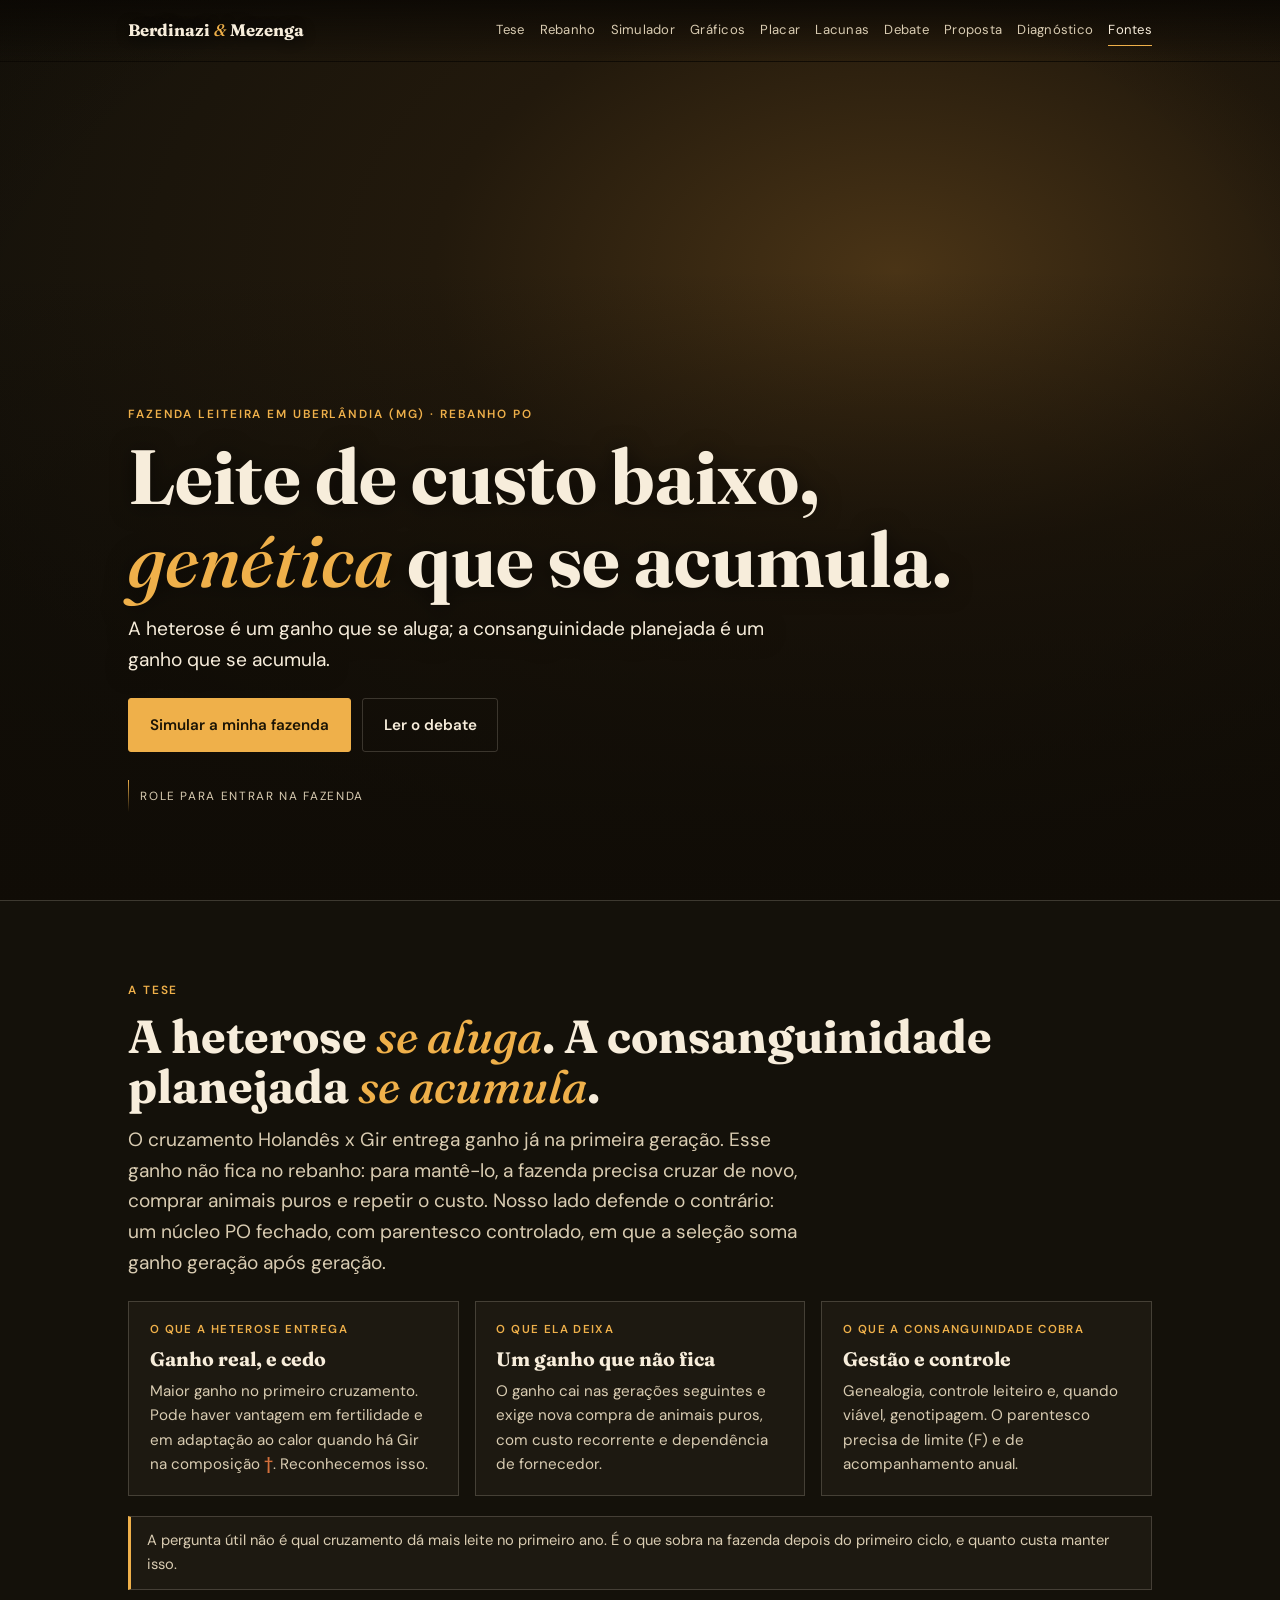
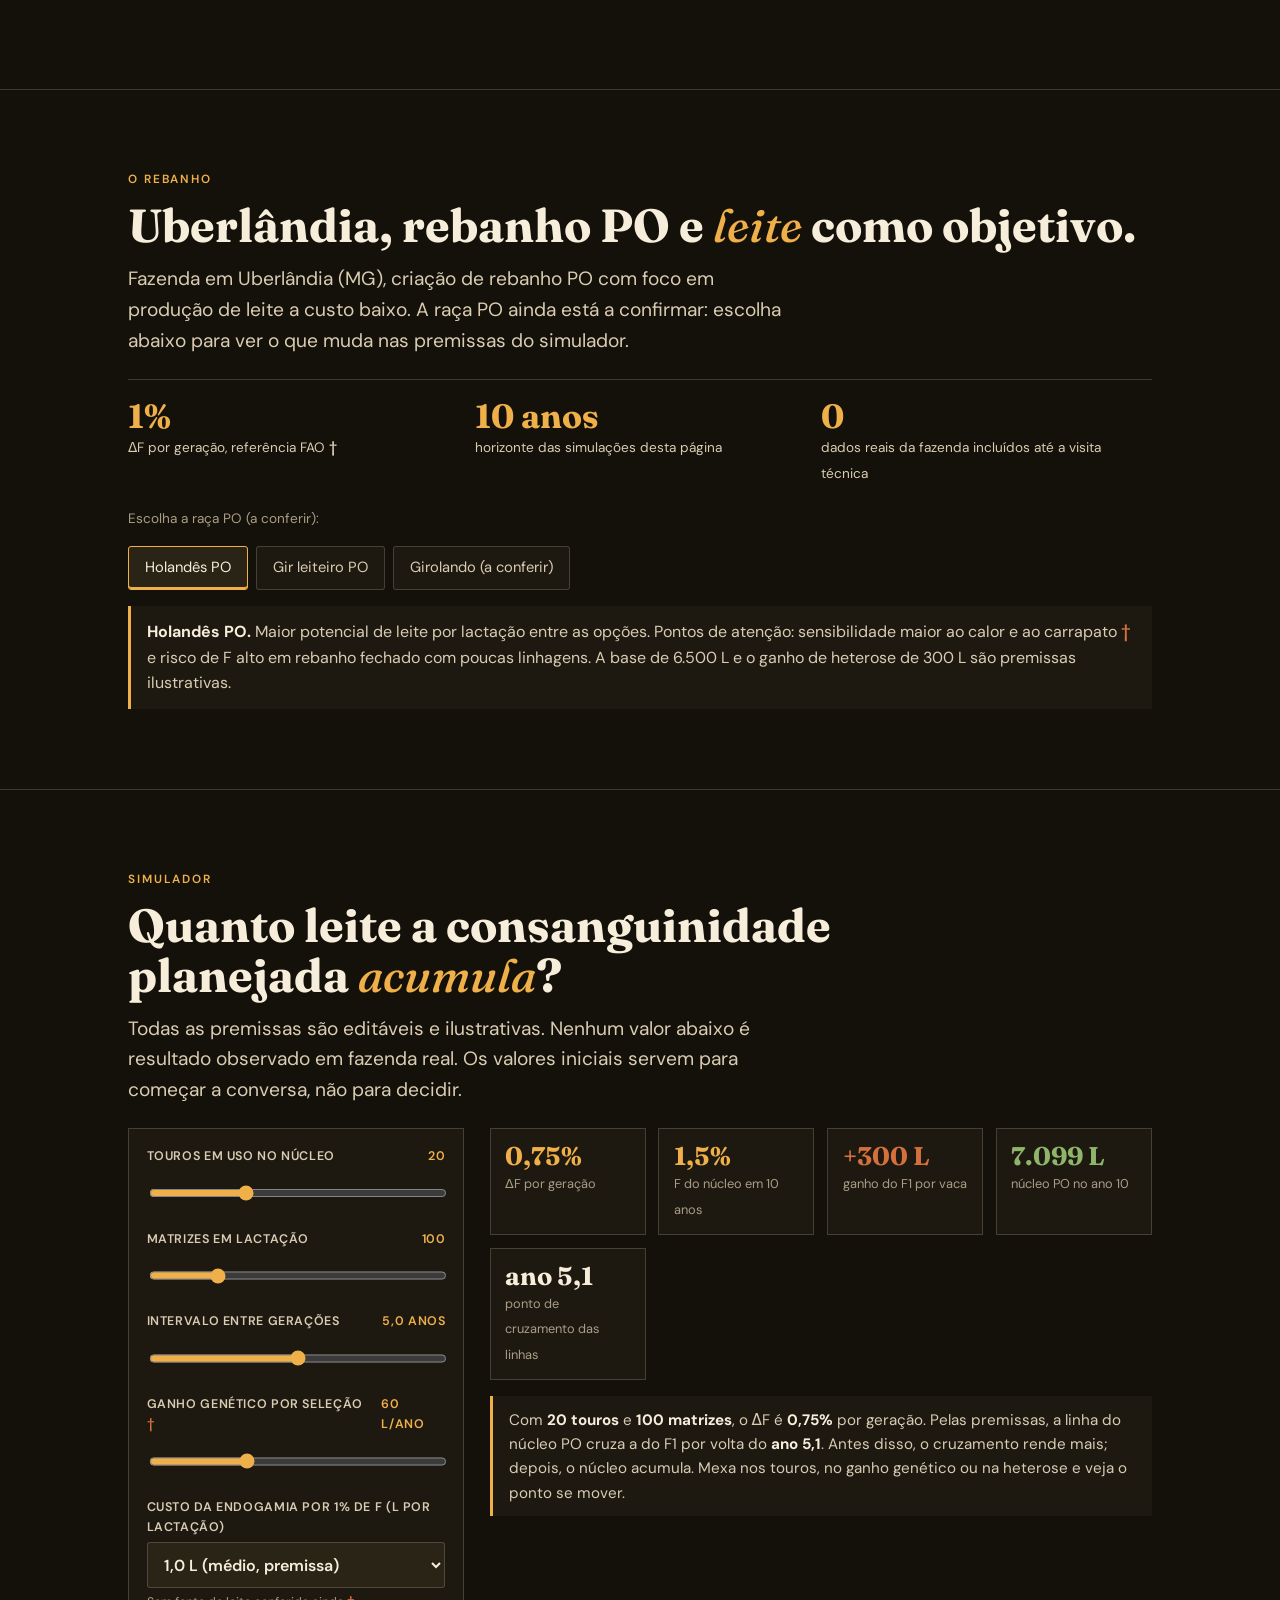
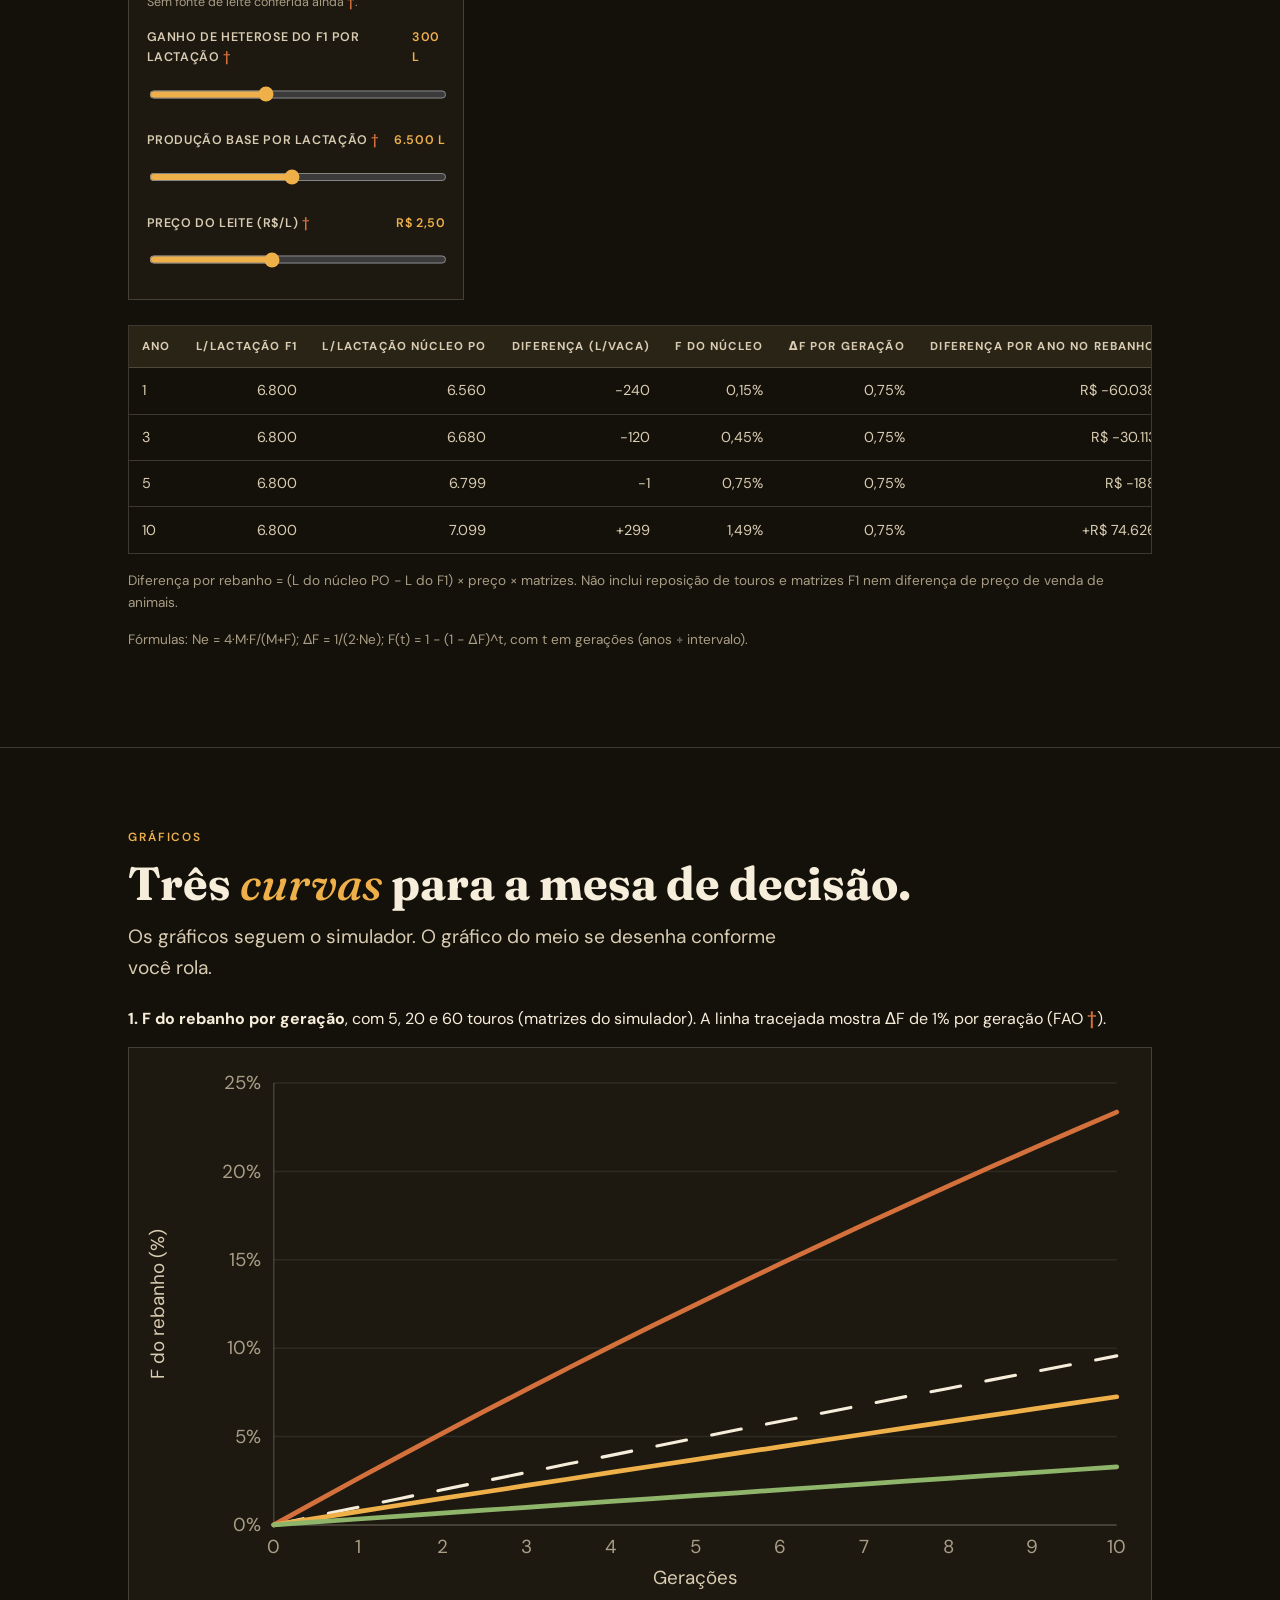
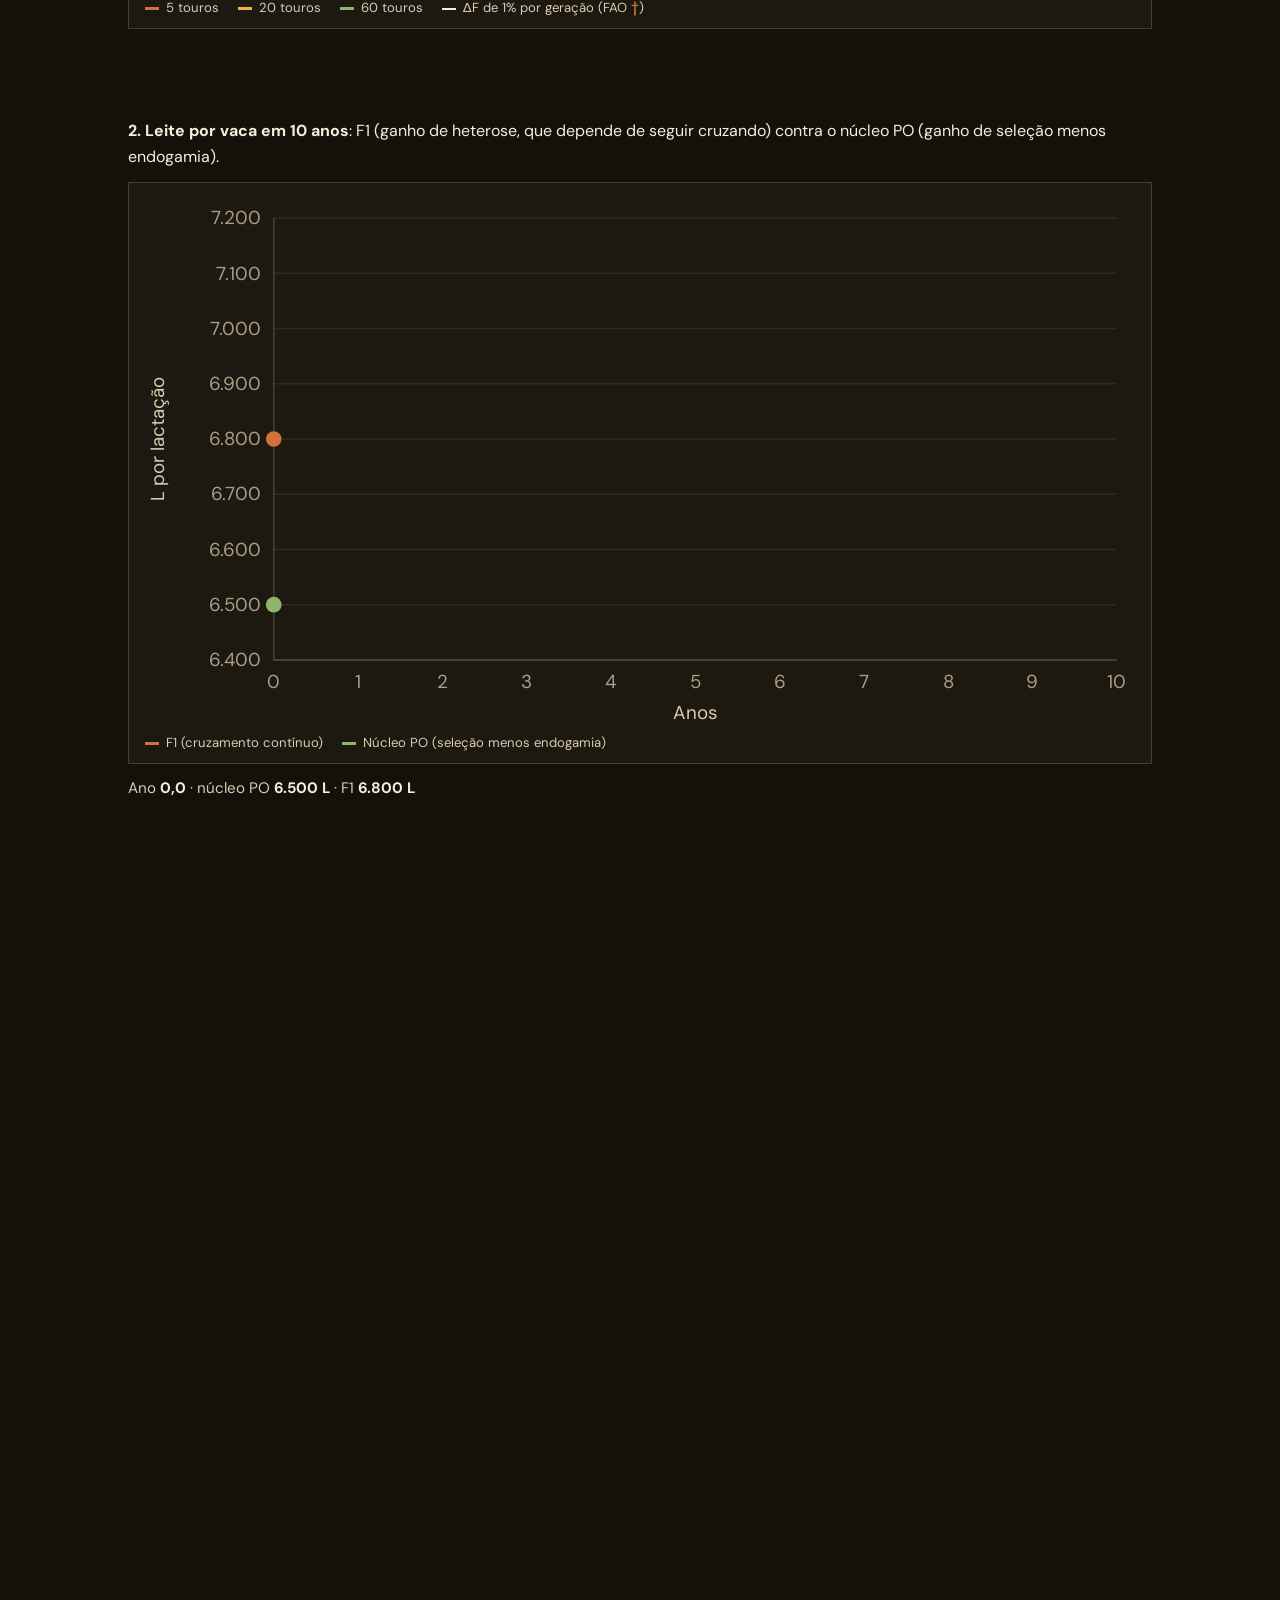
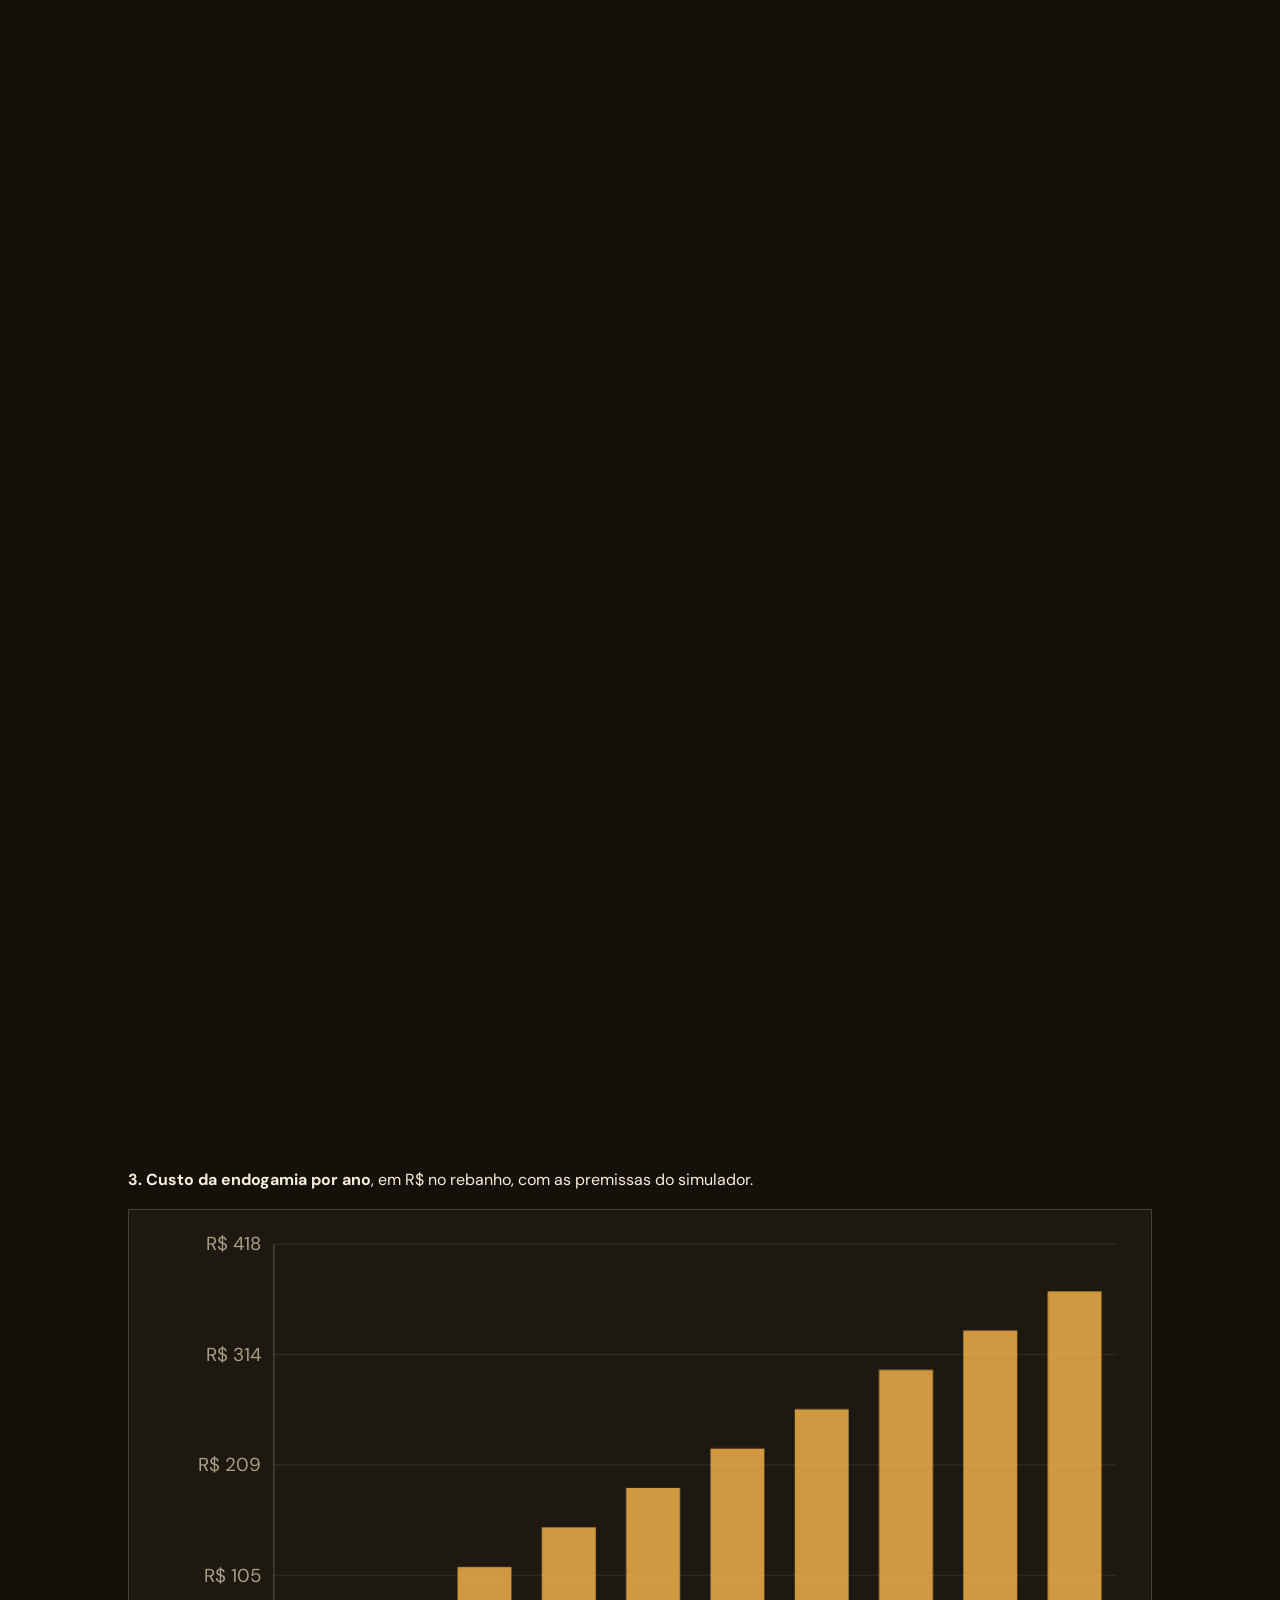
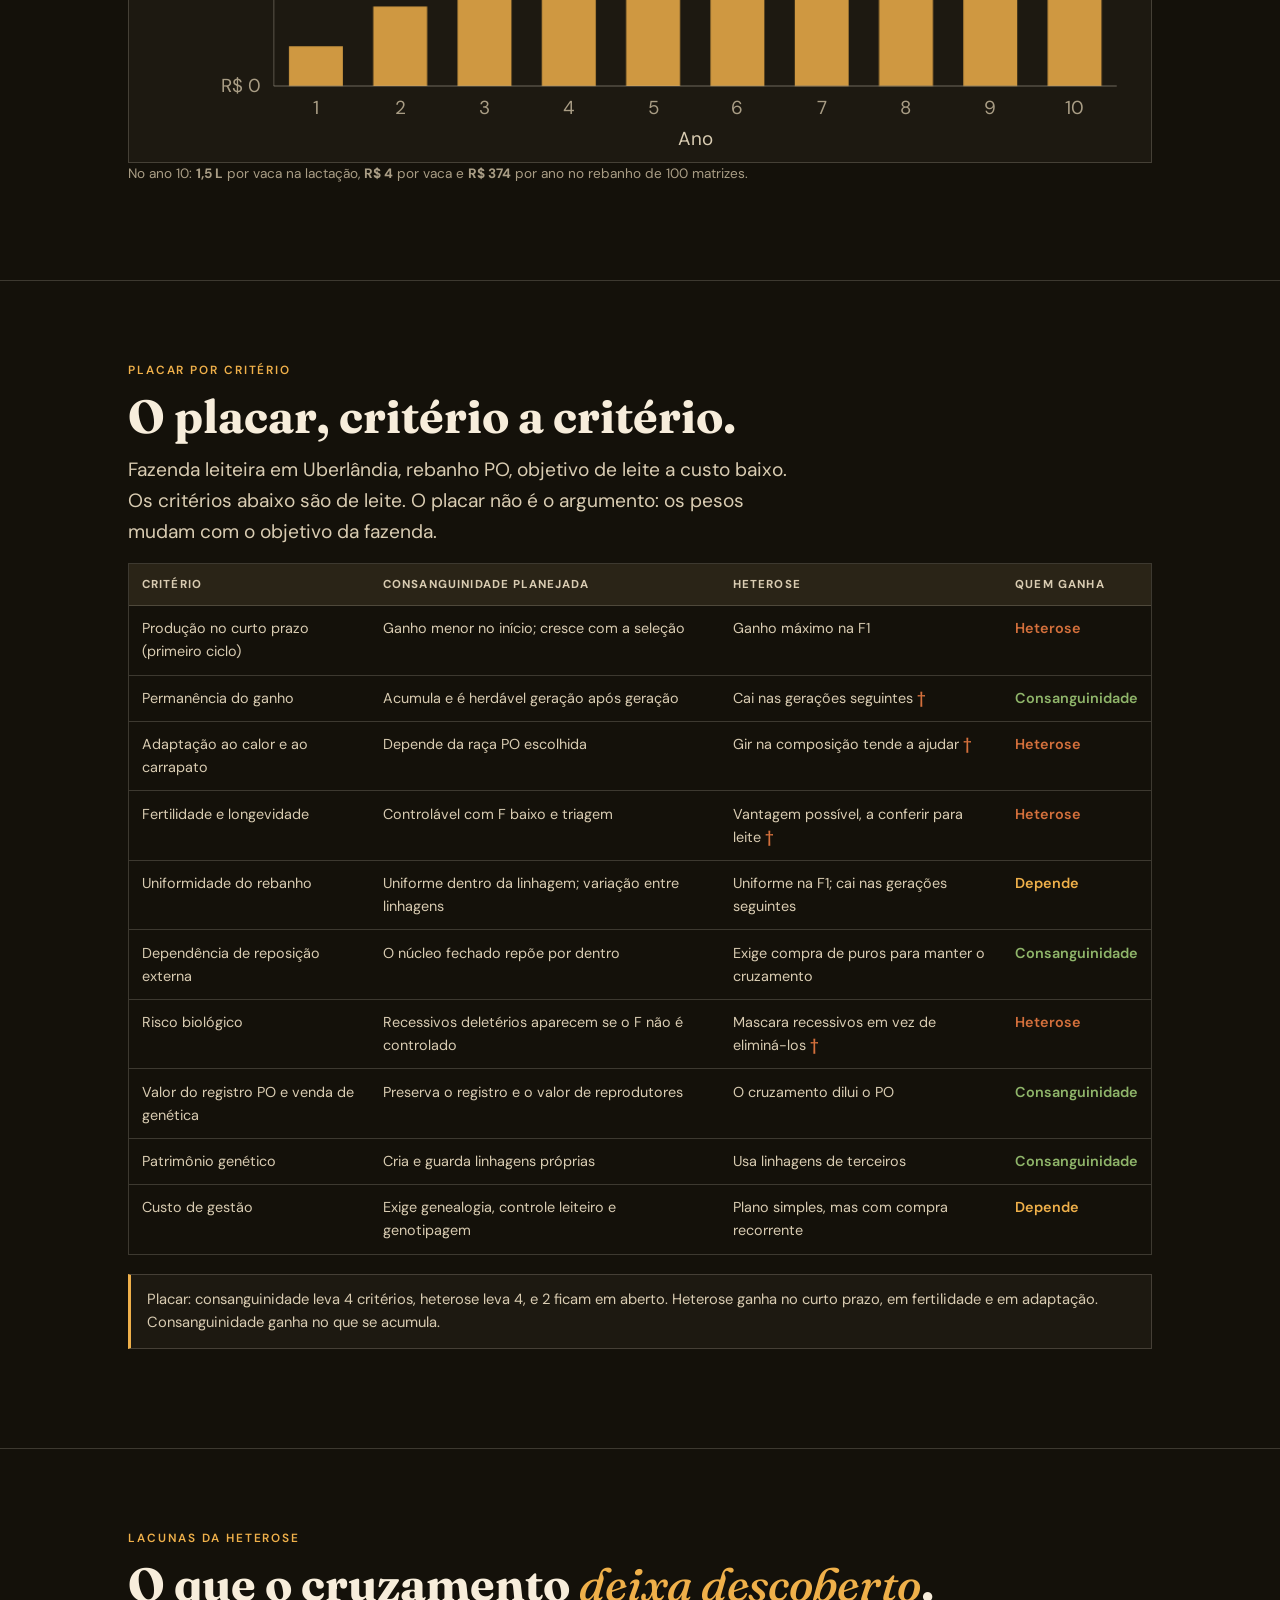
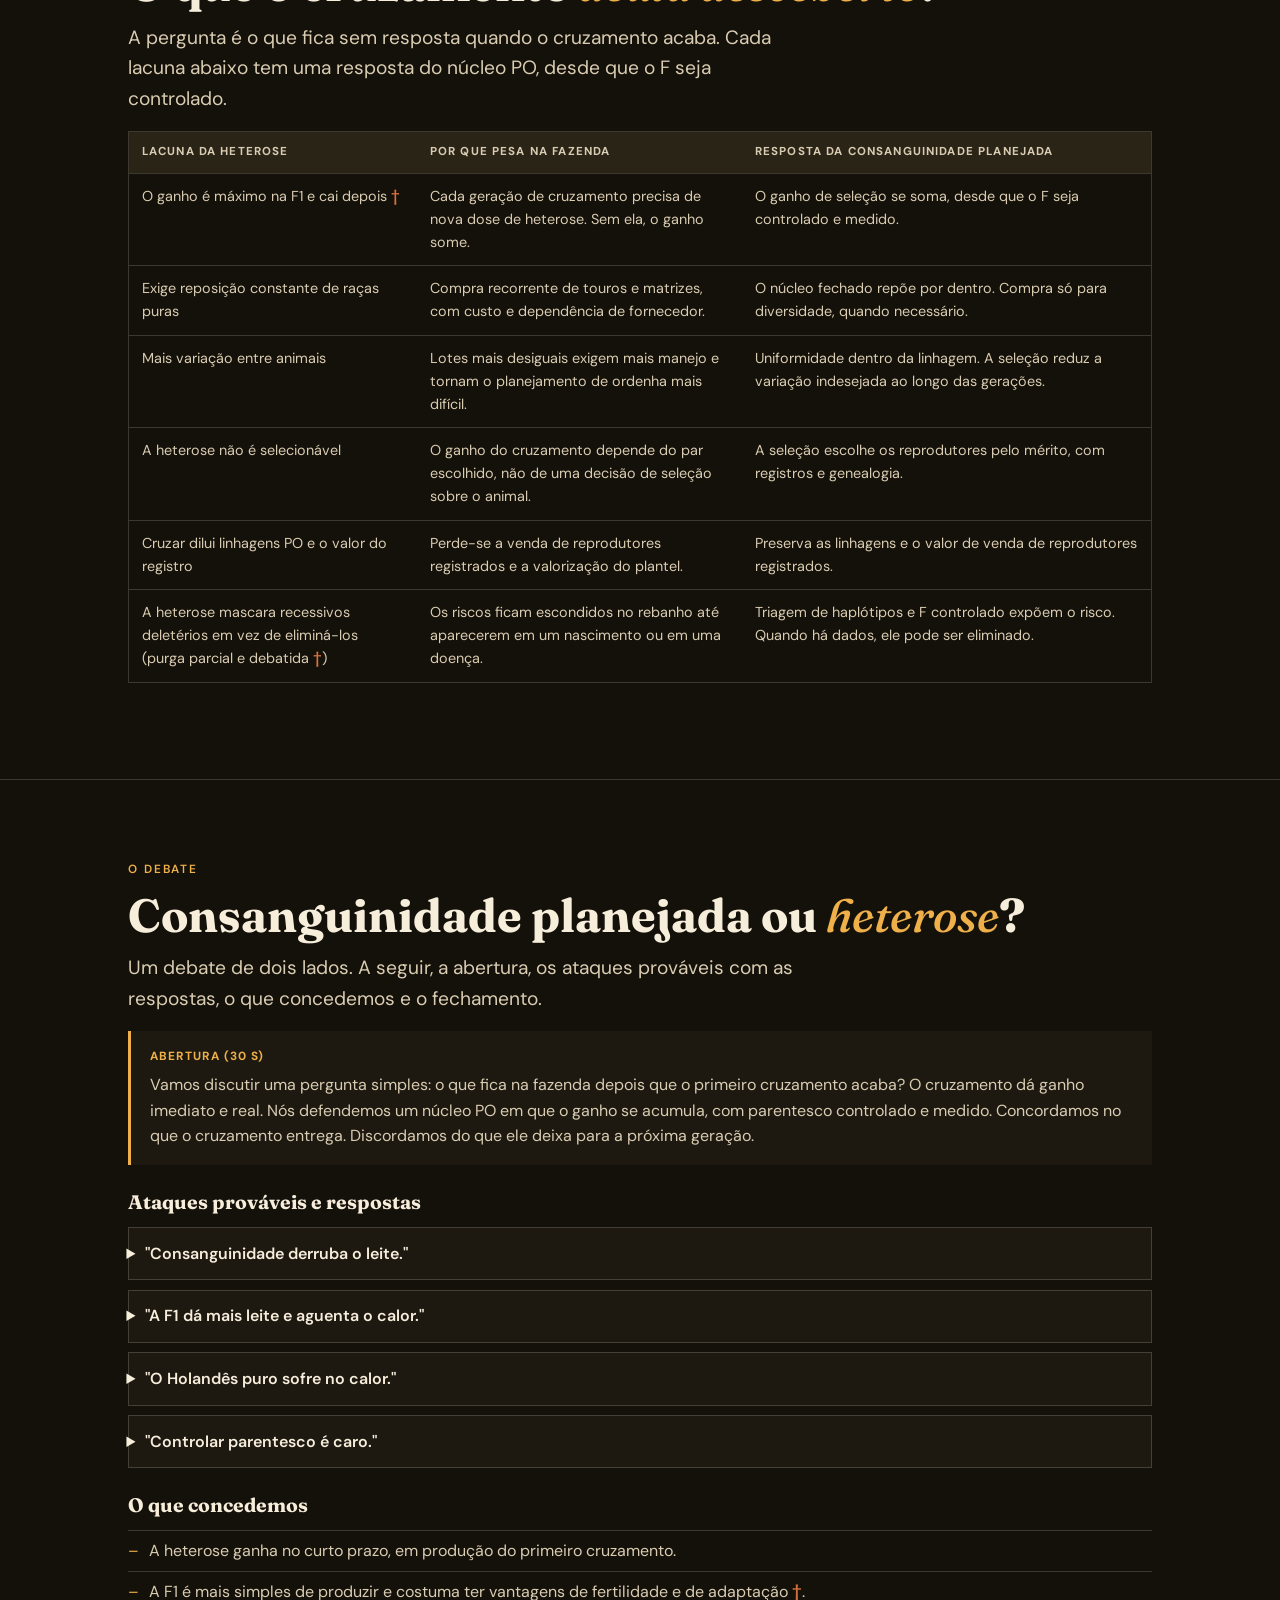
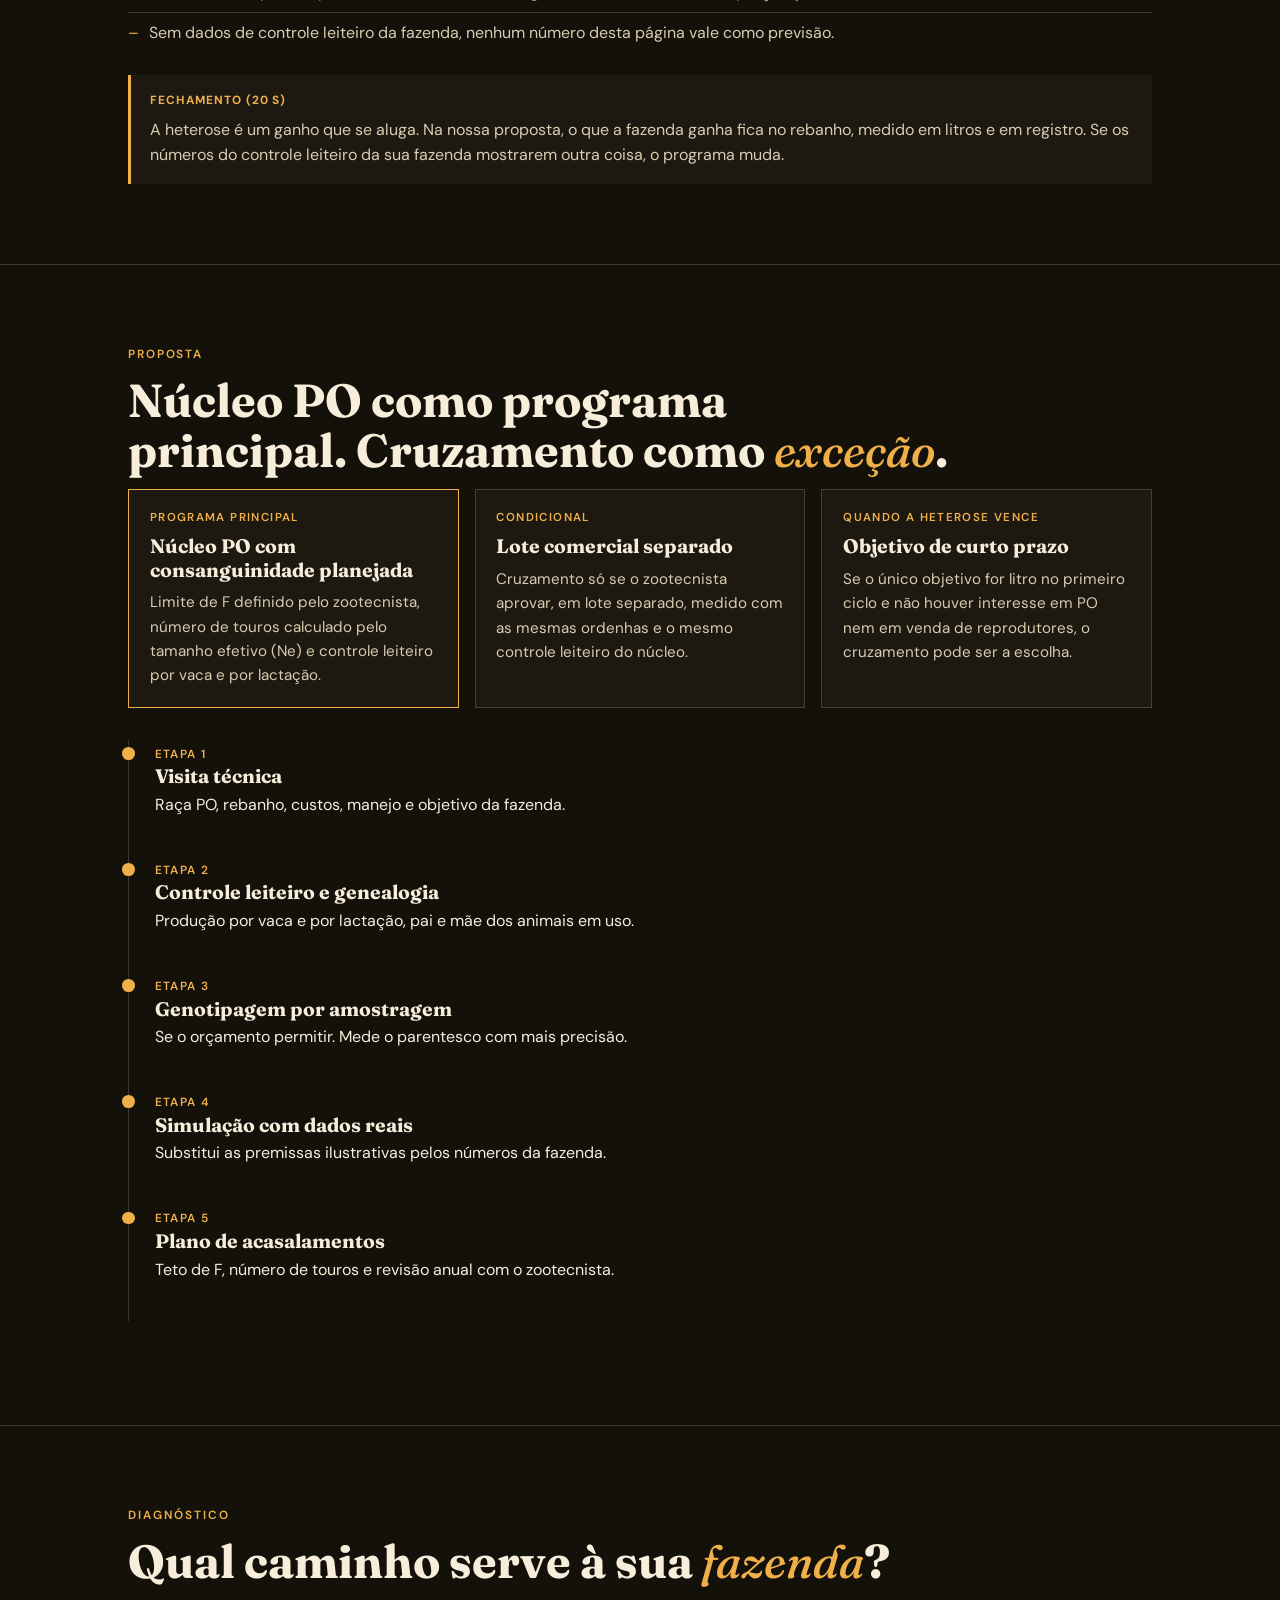
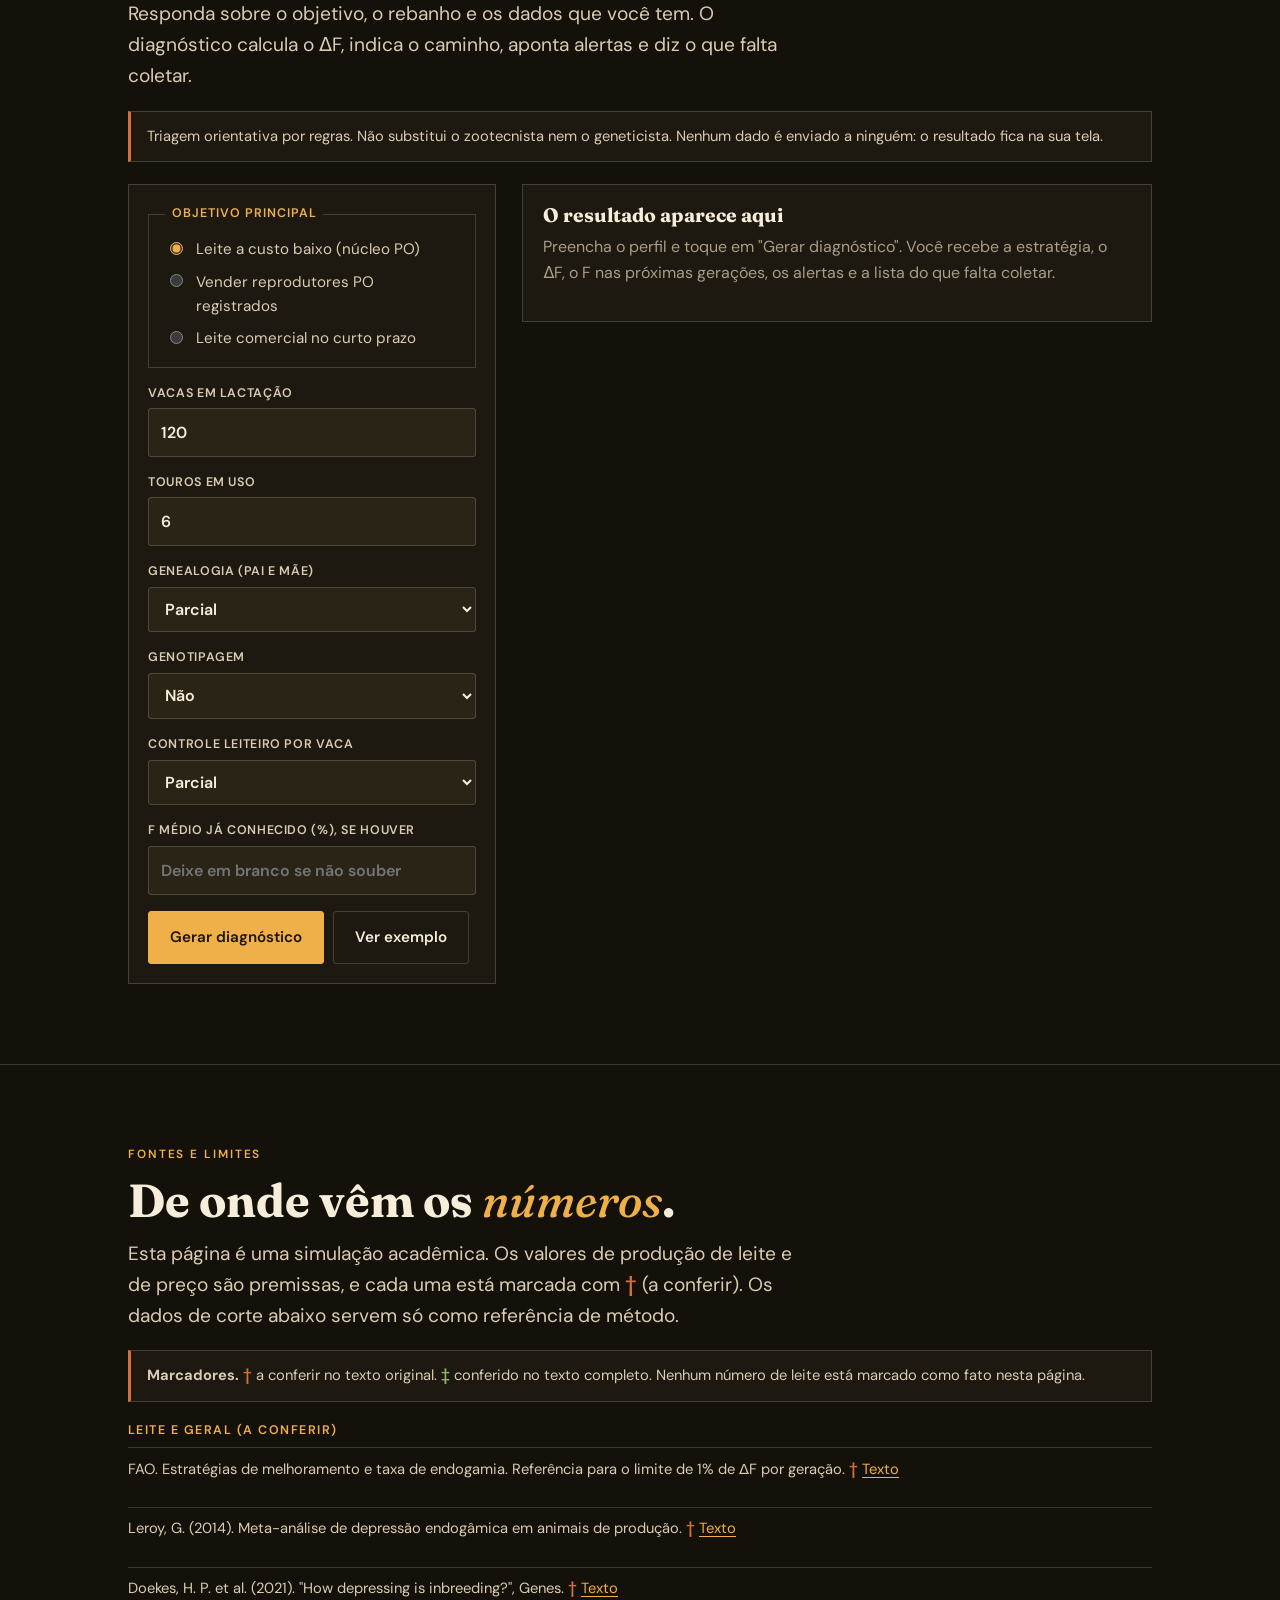
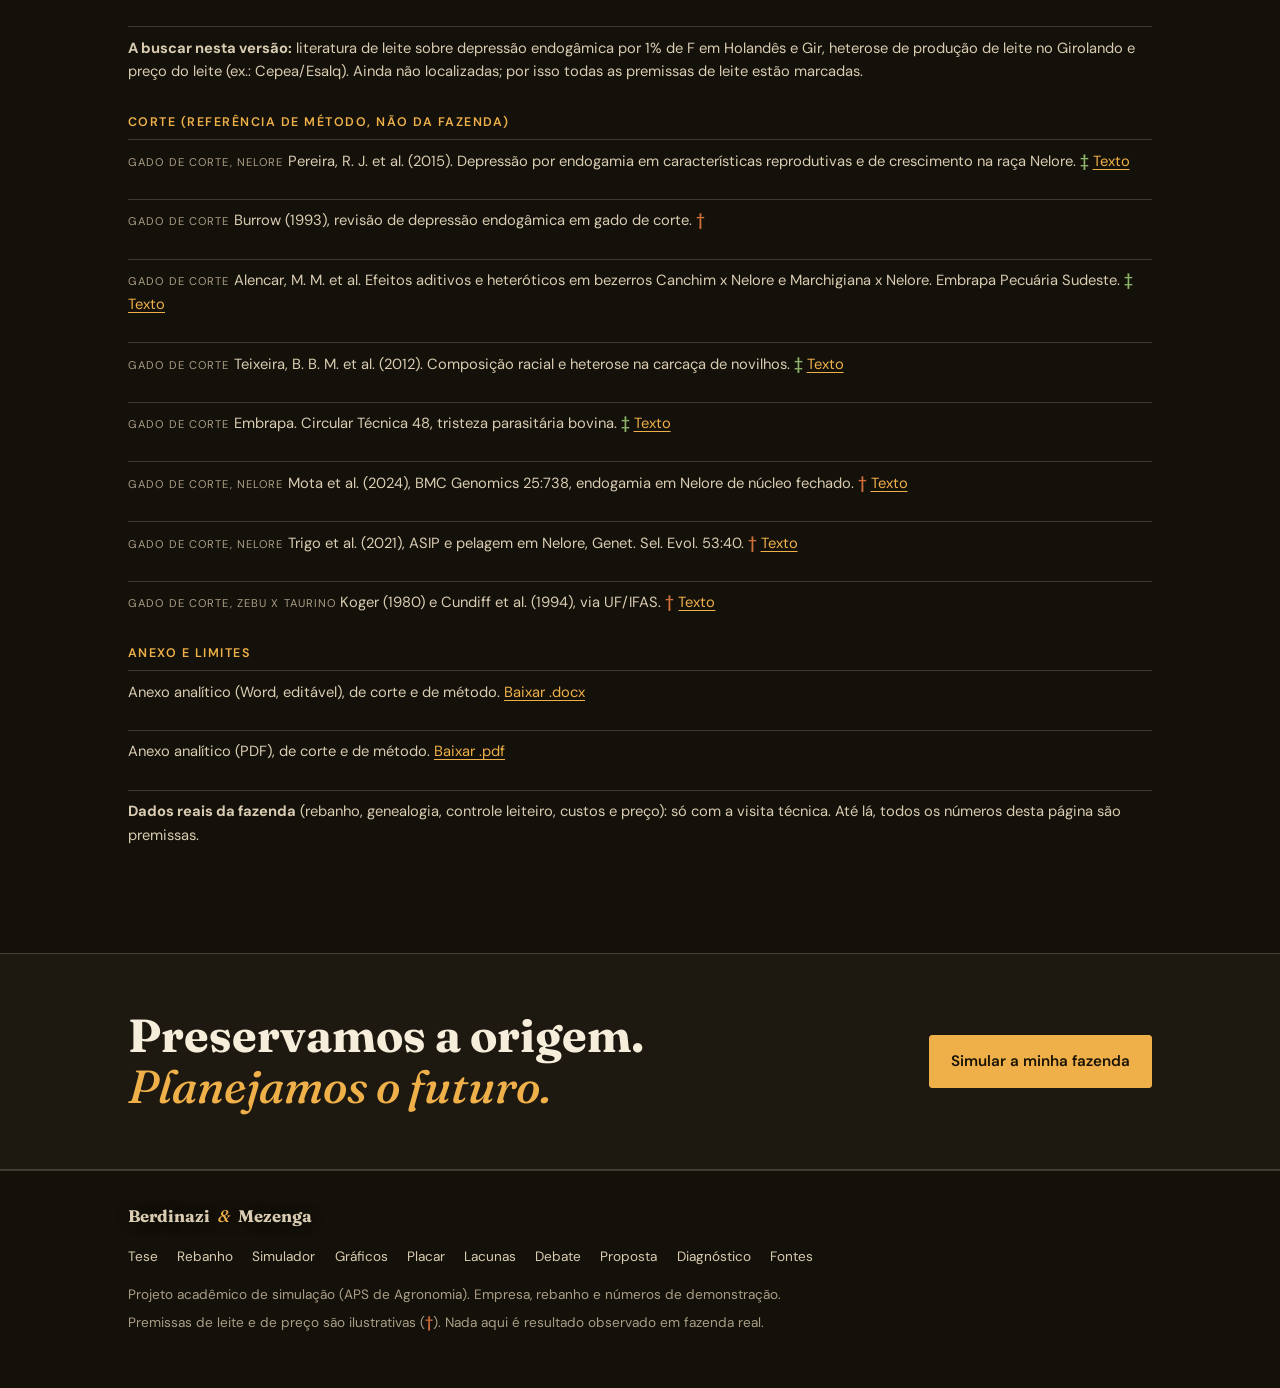
<file: site/index.html>
<!doctype html>
<html lang="pt-BR">
<head>
<meta charset="utf-8">
<meta name="viewport" content="width=device-width, initial-scale=1, viewport-fit=cover">
<title>Berdinazi &amp; Mezenga | Leite de custo baixo, genética que se acumula</title>
<meta name="description" content="Fazenda leiteira em Uberlândia (MG), rebanho PO. Simulador e debate entre consanguinidade planejada e heterose (Holandês x Gir). Projeto acadêmico de simulação.">
<meta name="theme-color" content="#14110a">
<meta property="og:type" content="website">
<meta property="og:title" content="Berdinazi &amp; Mezenga">
<meta property="og:description" content="Leite de custo baixo, genética que se acumula. Simulador e debate: consanguinidade planejada x heterose.">
<link rel="icon" href="assets/favicon.svg" type="image/svg+xml">
<link rel="preconnect" href="https://fonts.googleapis.com">
<link rel="preconnect" href="https://fonts.gstatic.com" crossorigin>
<link rel="stylesheet" href="https://fonts.googleapis.com/css2?family=Fraunces:ital,opsz,wght@0,9..144,500;0,9..144,700;1,9..144,500&amp;family=DM+Sans:wght@400;500;600&amp;display=swap">
<link rel="stylesheet" href="assets/css/style.css">
</head>
<body>
<a class="skip" href="#conteudo">Ir para o conteúdo</a>
<div class="progress" aria-hidden="true"><i></i></div>
<header class="site-header">
  <div class="wrap header-in">
    <a class="brand" href="#abertura" aria-label="Berdinazi &amp; Mezenga, início"><span class="logo-slot" id="logo-slot" aria-hidden="true"></span><span>Berdinazi <i>&amp;</i> Mezenga</span></a>
    <button class="nav-toggle" type="button" aria-label="Abrir menu" aria-expanded="false" aria-controls="nav"><span></span><span></span><span></span></button>
    <nav class="nav" id="nav" aria-label="Seções da página"><a href="#tese">Tese</a><a href="#rebanho">Rebanho</a><a href="#simulador">Simulador</a><a href="#graficos">Gráficos</a><a href="#placar">Placar</a><a href="#lacunas">Lacunas</a><a href="#debate">Debate</a><a href="#proposta">Proposta</a><a href="#diagnostico">Diagnóstico</a><a href="#fontes">Fontes</a></nav>
  </div>
</header>
<main id="conteudo">

<!-- ============================ ABERTURA ============================ -->
<section id="abertura" class="hero" aria-label="Abertura">
  <!-- ENCAIXE: vídeo de fundo, enviado depois. Ex.: <video autoplay muted loop playsinline poster="assets/img/abertura.jpg"> -->
  <div class="hero-media" id="hero-media" aria-hidden="true"></div>
  <!-- ENCAIXE: animação de abertura (prompt separado). Renderize dentro de #abertura-slot. -->
  <div class="hero-slot-abertura" id="abertura-slot" aria-hidden="true"></div>
  <div class="scrim" aria-hidden="true"></div>
  <div class="wrap hero-in">
    <p class="eyebrow rv in">Fazenda leiteira em Uberlândia (MG) · Rebanho PO</p>
    <h1 class="words">Leite de custo baixo, <span class="accent">genética</span> que se acumula.</h1>
    <p class="lead rv in">A heterose é um ganho que se aluga; a consanguinidade planejada é um ganho que se acumula.</p>
    <div class="hero-cta rv in">
      <a class="btn" href="#simulador">Simular a minha fazenda</a>
      <a class="btn ghost" href="#debate">Ler o debate</a>
    </div>
    <a class="hint" href="#tese"><i></i>Role para entrar na fazenda</a>
  </div>
</section>

<!-- ============================ TESE ============================ -->
<section id="tese" class="block">
  <div class="wrap">
    <p class="eyebrow rv">A tese</p>
    <h2 class="words">A heterose <span class="accent">se aluga</span>. A consanguinidade planejada <span class="accent">se acumula</span>.</h2>
    <p class="lead rv">O cruzamento Holandês x Gir entrega ganho já na primeira geração. Esse ganho não fica no rebanho: para mantê-lo, a fazenda precisa cruzar de novo, comprar animais puros e repetir o custo. Nosso lado defende o contrário: um núcleo PO fechado, com parentesco controlado, em que a seleção soma ganho geração após geração.</p>
    <div class="pair">
      <article class="card rv"><span class="tag">O que a heterose entrega</span><h3>Ganho real, e cedo</h3><p>Maior ganho no primeiro cruzamento. Pode haver vantagem em fertilidade e em adaptação ao calor quando há Gir na composição <span class="dag">†</span>. Reconhecemos isso.</p></article>
      <article class="card rv"><span class="tag">O que ela deixa</span><h3>Um ganho que não fica</h3><p>O ganho cai nas gerações seguintes e exige nova compra de animais puros, com custo recorrente e dependência de fornecedor.</p></article>
      <article class="card rv"><span class="tag">O que a consanguinidade cobra</span><h3>Gestão e controle</h3><p>Genealogia, controle leiteiro e, quando viável, genotipagem. O parentesco precisa de limite (F) e de acompanhamento anual.</p></article>
    </div>
    <p class="note gold rv">A pergunta útil não é qual cruzamento dá mais leite no primeiro ano. É o que sobra na fazenda depois do primeiro ciclo, e quanto custa manter isso.</p>
  </div>
</section>

<!-- ============================ REBANHO ============================ -->
<section id="rebanho" class="block">
  <div class="wrap">
    <p class="eyebrow rv">O rebanho</p>
    <h2 class="words">Uberlândia, rebanho PO e <span class="accent">leite</span> como objetivo.</h2>
    <p class="lead rv">Fazenda em Uberlândia (MG), criação de rebanho PO com foco em produção de leite a custo baixo. A raça PO ainda está a confirmar: escolha abaixo para ver o que muda nas premissas do simulador.</p>
    <div class="stat-row rv">
      <div><b data-count="1" data-suffix="%" data-dec="0">0%</b><span>ΔF por geração, referência FAO <span class="dag">†</span></span></div>
      <div><b data-count="10" data-suffix=" anos" data-dec="0">0 anos</b><span>horizonte das simulações desta página</span></div>
      <div><b data-count="0" data-dec="0">0</b><span>dados reais da fazenda incluídos até a visita técnica</span></div>
    </div>
    <p class="small muted rv">Escolha a raça PO (a conferir):</p>
    <div class="seg rv" role="group" aria-label="Raça PO">
      <button type="button" data-breed="holandes" aria-pressed="false">Holandês PO</button>
      <button type="button" data-breed="gir" aria-pressed="false">Gir leiteiro PO</button>
      <button type="button" data-breed="girolando" aria-pressed="false">Girolando (a conferir)</button>
    </div>
    <div class="breed-text rv" id="raca-texto" aria-live="polite"></div>
  </div>
</section>

<!-- ============================ SIMULADOR ============================ -->
<section id="simulador" class="block">
  <div class="wrap">
    <p class="eyebrow rv">Simulador</p>
    <h2 class="words">Quanto leite a consanguinidade planejada <span class="accent">acumula</span>?</h2>
    <p class="lead rv">Todas as premissas são editáveis e ilustrativas. Nenhum valor abaixo é resultado observado em fazenda real. Os valores iniciais servem para começar a conversa, não para decidir.</p>
    <div class="sim rv">
      <form class="ctl" onsubmit="return false" aria-label="Premissas do simulador">
        <label class="field" for="touros"><span class="row"><span>Touros em uso no núcleo</span><output id="o-touros"></output></span><input id="touros" type="range" min="3" max="60" step="1" value="20"></label>
        <label class="field" for="matrizes"><span class="row"><span>Matrizes em lactação</span><output id="o-matrizes"></output></span><input id="matrizes" type="range" min="30" max="400" step="10" value="100"></label>
        <label class="field" for="ger"><span class="row"><span>Intervalo entre gerações</span><output id="o-ger"></output></span><input id="ger" type="range" min="3" max="7" step="0.5" value="5"></label>
        <label class="field" for="g"><span class="row"><span>Ganho genético por seleção <span class="dag">†</span></span><output id="o-g"></output></span><input id="g" type="range" min="0" max="200" step="1" value="60"></label>
        <label class="field" for="coef">Custo da endogamia por 1% de F (L por lactação)
          <select id="coef"><option value="0.5">0,5 L (baixo, premissa)</option><option value="1" selected>1,0 L (médio, premissa)</option><option value="2">2,0 L (alto, premissa)</option></select>
          <span class="hint-txt">Sem fonte de leite conferida ainda <span class="dag">†</span>.</span></label>
        <label class="field" for="f1"><span class="row"><span>Ganho de heterose do F1 por lactação <span class="dag">†</span></span><output id="o-f1"></output></span><input id="f1" type="range" min="0" max="800" step="10" value="300"></label>
        <label class="field" for="base"><span class="row"><span>Produção base por lactação <span class="dag">†</span></span><output id="o-base"></output></span><input id="base" type="range" min="1500" max="12000" step="100" value="6500"></label>
        <label class="field" for="preco"><span class="row"><span>Preço do leite (R$/L) <span class="dag">†</span></span><output id="o-preco"></output></span><input id="preco" type="range" min="1.5" max="4" step="0.01" value="2.5"></label>
      </form>
      <div class="out">
        <div class="kpis">
          <div class="kpi k-gold"><b id="k-df">–</b><span>ΔF por geração</span></div>
          <div class="kpi k-gold"><b id="k-f10">–</b><span>F do núcleo em 10 anos</span></div>
          <div class="kpi k-clay"><b id="k-f1">–</b><span>ganho do F1 por vaca</span></div>
          <div class="kpi k-moss"><b id="k-po10">–</b><span>núcleo PO no ano 10</span></div>
          <div class="kpi k-ink"><b id="k-cross">–</b><span>ponto de cruzamento das linhas</span></div>
        </div>
        <div class="read" id="read" aria-live="polite"></div>
      </div>
    </div>

    <div class="tablewrap rv" style="margin-top:1.6rem">
      <table style="min-width:44rem">
        <thead><tr><th>Ano</th><th class="num">L/lactação F1</th><th class="num">L/lactação núcleo PO</th><th class="num">Diferença (L/vaca)</th><th class="num">F do núcleo</th><th class="num">ΔF por geração</th><th class="num">Diferença por ano no rebanho</th></tr></thead>
        <tbody id="tbl-body"></tbody>
      </table>
    </div>
    <p class="small muted" id="tbl-note"></p>
    <p class="small muted">Fórmulas: Ne = 4·M·F/(M+F); ΔF = 1/(2·Ne); F(t) = 1 − (1 − ΔF)^t, com t em gerações (anos ÷ intervalo).</p>
  </div>
</section>

<!-- ============================ GRÁFICOS ============================ -->
<section id="graficos" class="block">
  <div class="wrap">
    <p class="eyebrow rv">Gráficos</p>
    <h2 class="words">Três <span class="accent">curvas</span> para a mesa de decisão.</h2>
    <p class="lead rv">Os gráficos seguem o simulador. O gráfico do meio se desenha conforme você rola.</p>
    <div class="chart-grid">
      <div>
        <p class="chart-cap rv"><b>1. F do rebanho por geração</b>, com 5, 20 e 60 touros (matrizes do simulador). A linha tracejada mostra ΔF de 1% por geração (FAO <span class="dag">†</span>).</p>
        <div class="chart rv" id="c1-box"><svg id="c1" viewBox="0 0 640 340" role="img" aria-label="Gráfico do F do rebanho ao longo das gerações para 5, 20 e 60 touros, com a referência de 1% por geração"></svg>
          <div class="legend"><span><i style="background:var(--clay)"></i>5 touros</span><span><i style="background:var(--gold)"></i>20 touros</span><span><i style="background:var(--moss)"></i>60 touros</span><span><i style="background:var(--ink);height:2px"></i>ΔF de 1% por geração (FAO <span class="dag">†</span>)</span></div>
        </div>
      </div>
      <div class="sticky-track" id="c2-track">
        <div class="sticky-stage">
          <p class="chart-cap" style="margin:0"><b>2. Leite por vaca em 10 anos</b>: F1 (ganho de heterose, que depende de seguir cruzando) contra o núcleo PO (ganho de seleção menos endogamia).</p>
          <div class="chart" id="c2-box"><svg id="c2" viewBox="0 0 640 340" role="img" aria-label="Gráfico da produção por lactação do F1 e do núcleo PO ao longo de 10 anos, com o ponto de cruzamento"></svg>
            <div class="legend"><span><i style="background:var(--clay)"></i>F1 (cruzamento contínuo)</span><span><i style="background:var(--moss)"></i>Núcleo PO (seleção menos endogamia)</span></div>
          </div>
          <div class="year-read" id="c2-year" aria-live="polite"></div>
        </div>
      </div>
      <div>
        <p class="chart-cap rv"><b>3. Custo da endogamia por ano</b>, em R$ no rebanho, com as premissas do simulador.</p>
        <div class="chart rv" id="c3-box"><svg id="c3" viewBox="0 0 640 340" role="img" aria-label="Barras do custo anual da endogamia em reais no rebanho, de 1 a 10 anos"></svg></div>
        <p class="small muted rv" id="c3-cap"></p>
      </div>
    </div>
  </div>
</section>

<!-- ============================ PLACAR ============================ -->
<section id="placar" class="block">
  <div class="wrap">
    <p class="eyebrow rv">Placar por critério</p>
    <h2 class="words">O placar, critério a critério.</h2>
    <p class="lead rv">Fazenda leiteira em Uberlândia, rebanho PO, objetivo de leite a custo baixo. Os critérios abaixo são de leite. O placar não é o argumento: os pesos mudam com o objetivo da fazenda.</p>
    <div class="tablewrap rv"><table style="min-width:46rem">
      <thead><tr><th>Critério</th><th>Consanguinidade planejada</th><th>Heterose</th><th>Quem ganha</th></tr></thead>
      <tbody>
        <tr><td>Produção no curto prazo (primeiro ciclo)</td><td>Ganho menor no início; cresce com a seleção</td><td>Ganho máximo na F1</td><td class="w-h">Heterose</td></tr>
        <tr><td>Permanência do ganho</td><td>Acumula e é herdável geração após geração</td><td>Cai nas gerações seguintes <span class="dag">†</span></td><td class="w-c">Consanguinidade</td></tr>
        <tr><td>Adaptação ao calor e ao carrapato</td><td>Depende da raça PO escolhida</td><td>Gir na composição tende a ajudar <span class="dag">†</span></td><td class="w-h">Heterose</td></tr>
        <tr><td>Fertilidade e longevidade</td><td>Controlável com F baixo e triagem</td><td>Vantagem possível, a conferir para leite <span class="dag">†</span></td><td class="w-h">Heterose</td></tr>
        <tr><td>Uniformidade do rebanho</td><td>Uniforme dentro da linhagem; variação entre linhagens</td><td>Uniforme na F1; cai nas gerações seguintes</td><td class="w-t">Depende</td></tr>
        <tr><td>Dependência de reposição externa</td><td>O núcleo fechado repõe por dentro</td><td>Exige compra de puros para manter o cruzamento</td><td class="w-c">Consanguinidade</td></tr>
        <tr><td>Risco biológico</td><td>Recessivos deletérios aparecem se o F não é controlado</td><td>Mascara recessivos em vez de eliminá-los <span class="dag">†</span></td><td class="w-h">Heterose</td></tr>
        <tr><td>Valor do registro PO e venda de genética</td><td>Preserva o registro e o valor de reprodutores</td><td>O cruzamento dilui o PO</td><td class="w-c">Consanguinidade</td></tr>
        <tr><td>Patrimônio genético</td><td>Cria e guarda linhagens próprias</td><td>Usa linhagens de terceiros</td><td class="w-c">Consanguinidade</td></tr>
        <tr><td>Custo de gestão</td><td>Exige genealogia, controle leiteiro e genotipagem</td><td>Plano simples, mas com compra recorrente</td><td class="w-t">Depende</td></tr>
      </tbody>
    </table></div>
    <p class="note gold rv">Placar: consanguinidade leva 4 critérios, heterose leva 4, e 2 ficam em aberto. Heterose ganha no curto prazo, em fertilidade e em adaptação. Consanguinidade ganha no que se acumula.</p>
  </div>
</section>

<!-- ============================ LACUNAS ============================ -->
<section id="lacunas" class="block">
  <div class="wrap">
    <p class="eyebrow rv">Lacunas da heterose</p>
    <h2 class="words">O que o cruzamento <span class="accent">deixa descoberto</span>.</h2>
    <p class="lead rv">A pergunta é o que fica sem resposta quando o cruzamento acaba. Cada lacuna abaixo tem uma resposta do núcleo PO, desde que o F seja controlado.</p>
    <div class="tablewrap rv"><table style="min-width:44rem">
      <thead><tr><th>Lacuna da heterose</th><th>Por que pesa na fazenda</th><th>Resposta da consanguinidade planejada</th></tr></thead>
      <tbody>
        <tr><td>O ganho é máximo na F1 e cai depois <span class="dag">†</span></td><td>Cada geração de cruzamento precisa de nova dose de heterose. Sem ela, o ganho some.</td><td>O ganho de seleção se soma, desde que o F seja controlado e medido.</td></tr>
        <tr><td>Exige reposição constante de raças puras</td><td>Compra recorrente de touros e matrizes, com custo e dependência de fornecedor.</td><td>O núcleo fechado repõe por dentro. Compra só para diversidade, quando necessário.</td></tr>
        <tr><td>Mais variação entre animais</td><td>Lotes mais desiguais exigem mais manejo e tornam o planejamento de ordenha mais difícil.</td><td>Uniformidade dentro da linhagem. A seleção reduz a variação indesejada ao longo das gerações.</td></tr>
        <tr><td>A heterose não é selecionável</td><td>O ganho do cruzamento depende do par escolhido, não de uma decisão de seleção sobre o animal.</td><td>A seleção escolhe os reprodutores pelo mérito, com registros e genealogia.</td></tr>
        <tr><td>Cruzar dilui linhagens PO e o valor do registro</td><td>Perde-se a venda de reprodutores registrados e a valorização do plantel.</td><td>Preserva as linhagens e o valor de venda de reprodutores registrados.</td></tr>
        <tr><td>A heterose mascara recessivos deletérios em vez de eliminá-los (purga parcial e debatida <span class="dag">†</span>)</td><td>Os riscos ficam escondidos no rebanho até aparecerem em um nascimento ou em uma doença.</td><td>Triagem de haplótipos e F controlado expõem o risco. Quando há dados, ele pode ser eliminado.</td></tr>
      </tbody>
    </table></div>
  </div>
</section>

<!-- ============================ DEBATE ============================ -->
<section id="debate" class="block">
  <div class="wrap">
    <p class="eyebrow rv">O debate</p>
    <h2 class="words">Consanguinidade planejada ou <span class="accent">heterose</span>?</h2>
    <p class="lead rv">Um debate de dois lados. A seguir, a abertura, os ataques prováveis com as respostas, o que concedemos e o fechamento.</p>
    <div class="script rv"><b>Abertura (30 s)</b>Vamos discutir uma pergunta simples: o que fica na fazenda depois que o primeiro cruzamento acaba? O cruzamento dá ganho imediato e real. Nós defendemos um núcleo PO em que o ganho se acumula, com parentesco controlado e medido. Concordamos no que o cruzamento entrega. Discordamos do que ele deixa para a próxima geração.</div>

    <h3 style="margin-top:1.6rem">Ataques prováveis e respostas</h3>
    <details class="qa rv"><summary>"Consanguinidade derruba o leite."</summary><p><b>Resposta:</b> Derruba, sim, por ponto de F. A pergunta é quanto, e se o ganho de seleção compensa. O simulador mostra a conta com as suas premissas. Sem o controle leiteiro da fazenda, o número é ilustrativo.</p></details>
    <details class="qa rv"><summary>"A F1 dá mais leite e aguenta o calor."</summary><p><b>Resposta:</b> No primeiro cruzamento, a F1 costuma dar mais leite e pode tolerar mais calor que o Holandês puro <span class="dag">†</span>. Concedemos isso. O que a conta não cobre é o segundo ciclo: a reposição e o valor do registro.</p></details>
    <details class="qa rv"><summary>"O Holandês puro sofre no calor."</summary><p><b>Resposta:</b> Concordamos que o Holandês é mais sensível ao calor <span class="dag">†</span>. Por isso a raça PO é um ponto a confirmar. Se a escolha for Holandês, o manejo de calor entra no custo fixo, com ou sem cruzamento.</p></details>
    <details class="qa rv"><summary>"Controlar parentesco é caro."</summary><p><b>Resposta:</b> Custa genealogia, controle leiteiro, genotipagem e tempo. Comparamos esse custo com a reposição recorrente da heterose e com o valor do PO. As duas linhas estão no simulador e no gráfico 3.</p></details>

    <h3 style="margin-top:1.6rem">O que concedemos</h3>
    <ul class="concede rv">
      <li>A heterose ganha no curto prazo, em produção do primeiro cruzamento.</li>
      <li>A F1 é mais simples de produzir e costuma ter vantagens de fertilidade e de adaptação <span class="dag">†</span>.</li>
      <li>Sem dados de controle leiteiro da fazenda, nenhum número desta página vale como previsão.</li>
    </ul>

    <div class="script rv" style="margin-top:1.4rem"><b>Fechamento (20 s)</b>A heterose é um ganho que se aluga. Na nossa proposta, o que a fazenda ganha fica no rebanho, medido em litros e em registro. Se os números do controle leiteiro da sua fazenda mostrarem outra coisa, o programa muda.</div>
  </div>
</section>

<!-- ============================ PROPOSTA ============================ -->
<section id="proposta" class="block">
  <div class="wrap">
    <p class="eyebrow rv">Proposta</p>
    <h2 class="words">Núcleo PO como programa principal. Cruzamento como <span class="accent">exceção</span>.</h2>
    <div class="grid g3">
      <article class="card hl rv"><span class="tag">Programa principal</span><h3>Núcleo PO com consanguinidade planejada</h3><p>Limite de F definido pelo zootecnista, número de touros calculado pelo tamanho efetivo (Ne) e controle leiteiro por vaca e por lactação.</p></article>
      <article class="card rv"><span class="tag">Condicional</span><h3>Lote comercial separado</h3><p>Cruzamento só se o zootecnista aprovar, em lote separado, medido com as mesmas ordenhas e o mesmo controle leiteiro do núcleo.</p></article>
      <article class="card rv"><span class="tag">Quando a heterose vence</span><h3>Objetivo de curto prazo</h3><p>Se o único objetivo for litro no primeiro ciclo e não houver interesse em PO nem em venda de reprodutores, o cruzamento pode ser a escolha.</p></article>
    </div>
    <ol class="timeline rv" style="margin-top:2rem">
      <li><span class="when">Etapa 1</span><h3>Visita técnica</h3><p>Raça PO, rebanho, custos, manejo e objetivo da fazenda.</p></li>
      <li><span class="when">Etapa 2</span><h3>Controle leiteiro e genealogia</h3><p>Produção por vaca e por lactação, pai e mãe dos animais em uso.</p></li>
      <li><span class="when">Etapa 3</span><h3>Genotipagem por amostragem</h3><p>Se o orçamento permitir. Mede o parentesco com mais precisão.</p></li>
      <li><span class="when">Etapa 4</span><h3>Simulação com dados reais</h3><p>Substitui as premissas ilustrativas pelos números da fazenda.</p></li>
      <li><span class="when">Etapa 5</span><h3>Plano de acasalamentos</h3><p>Teto de F, número de touros e revisão anual com o zootecnista.</p></li>
    </ol>
  </div>
</section>

<!-- ============================ DIAGNÓSTICO ============================ -->
<section id="diagnostico" class="block">
  <div class="wrap">
    <p class="eyebrow rv">Diagnóstico</p>
    <h2 class="words">Qual caminho serve à sua <span class="accent">fazenda</span>?</h2>
    <p class="lead rv">Responda sobre o objetivo, o rebanho e os dados que você tem. O diagnóstico calcula o ΔF, indica o caminho, aponta alertas e diz o que falta coletar.</p>
    <div class="note rv">Triagem orientativa por regras. Não substitui o zootecnista nem o geneticista. Nenhum dado é enviado a ninguém: o resultado fica na sua tela.</div>
    <div class="diag">
      <form id="diag-form" novalidate>
        <fieldset><legend>Objetivo principal</legend><div class="radios">
          <label><input type="radio" name="objetivo" value="leite" checked> Leite a custo baixo (núcleo PO)</label>
          <label><input type="radio" name="objetivo" value="reprodutores"> Vender reprodutores PO registrados</label>
          <label><input type="radio" name="objetivo" value="comercial"> Leite comercial no curto prazo</label>
        </div></fieldset>
        <label class="field" for="d-vacas">Vacas em lactação<input id="d-vacas" name="vacas" type="number" inputmode="numeric" min="1" max="20000" value="120"></label>
        <label class="field" for="d-touros">Touros em uso<input id="d-touros" name="touros" type="number" inputmode="numeric" min="1" max="500" value="6"></label>
        <label class="field" for="d-gen">Genealogia (pai e mãe)<select id="d-gen" name="genealogia"><option value="completa">Completa</option><option value="parcial" selected>Parcial</option><option value="nenhuma">Não há</option></select></label>
        <label class="field" for="d-geno">Genotipagem<select id="d-geno" name="genotipagem"><option value="sim">Sim</option><option value="parcial">Parcial</option><option value="nao" selected>Não</option></select></label>
        <label class="field" for="d-ctrl">Controle leiteiro por vaca<select id="d-ctrl" name="controle"><option value="sim">Sim</option><option value="parcial" selected>Parcial</option><option value="nao">Não</option></select></label>
        <label class="field" for="d-fmed">F médio já conhecido (%), se houver<input id="d-fmed" name="fmedio" type="number" inputmode="decimal" min="0" max="100" step="0.1" placeholder="Deixe em branco se não souber"></label>
        <div class="actions"><button class="btn" type="submit">Gerar diagnóstico</button><button class="btn ghost" type="button" id="b-example">Ver exemplo</button></div>
      </form>
      <div id="result" class="result" aria-live="polite">
        <div class="panelbox"><h3>O resultado aparece aqui</h3><p class="muted">Preencha o perfil e toque em "Gerar diagnóstico". Você recebe a estratégia, o ΔF, o F nas próximas gerações, os alertas e a lista do que falta coletar.</p></div>
      </div>
    </div>
  </div>
</section>

<!-- ============================ FONTES ============================ -->
<section id="fontes" class="block">
  <div class="wrap">
    <p class="eyebrow rv">Fontes e limites</p>
    <h2 class="words">De onde vêm os <span class="accent">números</span>.</h2>
    <p class="lead rv">Esta página é uma simulação acadêmica. Os valores de produção de leite e de preço são premissas, e cada uma está marcada com <span class="dag">†</span> (a conferir). Os dados de corte abaixo servem só como referência de método.</p>
    <div class="note rv"><b>Marcadores.</b> <span class="dag">†</span> a conferir no texto original. <span class="ver">‡</span> conferido no texto completo. Nenhum número de leite está marcado como fato nesta página.</div>

    <p class="src-group">Leite e geral (a conferir)</p>
    <div class="rv">
      <p class="src">FAO. Estratégias de melhoramento e taxa de endogamia. Referência para o limite de 1% de ΔF por geração. <span class="dag">†</span> <a href="https://www.fao.org/4/x5538e/x5538e09.htm">Texto</a></p>
      <p class="src">Leroy, G. (2014). Meta-análise de depressão endogâmica em animais de produção. <span class="dag">†</span> <a href="https://hal.archives-ouvertes.fr/hal-01193843">Texto</a></p>
      <p class="src">Doekes, H. P. et al. (2021). "How depressing is inbreeding?", Genes. <span class="dag">†</span> <a href="https://www.ncbi.nlm.nih.gov/pmc/articles/PMC8234567/">Texto</a></p>
      <p class="src"><b>A buscar nesta versão:</b> literatura de leite sobre depressão endogâmica por 1% de F em Holandês e Gir, heterose de produção de leite no Girolando e preço do leite (ex.: Cepea/Esalq). Ainda não localizadas; por isso todas as premissas de leite estão marcadas.</p>
    </div>

    <p class="src-group">Corte (referência de método, não da fazenda)</p>
    <div class="rv">
      <p class="src"><span class="tagc">Gado de corte, Nelore</span> Pereira, R. J. et al. (2015). Depressão por endogamia em características reprodutivas e de crescimento na raça Nelore. <span class="ver">‡</span> <a href="https://www.alice.cnptia.embrapa.br/alice/bitstream/doc/1029206/1/AVEK.pdf">Texto</a></p>
      <p class="src"><span class="tagc">Gado de corte</span> Burrow (1993), revisão de depressão endogâmica em gado de corte. <span class="dag">†</span></p>
      <p class="src"><span class="tagc">Gado de corte</span> Alencar, M. M. et al. Efeitos aditivos e heteróticos em bezerros Canchim x Nelore e Marchigiana x Nelore. Embrapa Pecuária Sudeste. <span class="ver">‡</span> <a href="https://www.alice.cnptia.embrapa.br/alice/bitstream/doc/42654/1/EstimativasEfeitosAditivosHeteroticos-OK.pdf">Texto</a></p>
      <p class="src"><span class="tagc">Gado de corte</span> Teixeira, B. B. M. et al. (2012). Composição racial e heterose na carcaça de novilhos. <span class="ver">‡</span> <a href="https://www.alice.cnptia.embrapa.br/alice/bitstream/doc/936212/3/Teixeiraetal2012.pdf">Texto</a></p>
      <p class="src"><span class="tagc">Gado de corte</span> Embrapa. Circular Técnica 48, tristeza parasitária bovina. <span class="ver">‡</span> <a href="https://www.infoteca.cnptia.embrapa.br/infoteca/bitstream/doc/1113867/1/CirTec48.pdf">Texto</a></p>
      <p class="src"><span class="tagc">Gado de corte, Nelore</span> Mota et al. (2024), BMC Genomics 25:738, endogamia em Nelore de núcleo fechado. <span class="dag">†</span> <a href="https://bmcgenomics.biomedcentral.com/articles/10.1186/s12864-024-10641-3">Texto</a></p>
      <p class="src"><span class="tagc">Gado de corte, Nelore</span> Trigo et al. (2021), ASIP e pelagem em Nelore, Genet. Sel. Evol. 53:40. <span class="dag">†</span> <a href="https://doi.org/10.1186/s12711-021-00633-2">Texto</a></p>
      <p class="src"><span class="tagc">Gado de corte, zebu x taurino</span> Koger (1980) e Cundiff et al. (1994), via UF/IFAS. <span class="dag">†</span> <a href="https://journals.flvc.org/edis/article/download/116132/114304/167171">Texto</a></p>
    </div>

    <p class="src-group">Anexo e limites</p>
    <div class="rv">
      <p class="src">Anexo analítico (Word, editável), de corte e de método. <a href="assets/docs/Legado_Genetica_Anexo_Analitico_Consanguinidade_x_Heterose.docx">Baixar .docx</a></p>
      <p class="src">Anexo analítico (PDF), de corte e de método. <a href="assets/docs/Legado_Genetica_Anexo_Analitico_Consanguinidade_x_Heterose.pdf">Baixar .pdf</a></p>
      <p class="src"><b>Dados reais da fazenda</b> (rebanho, genealogia, controle leiteiro, custos e preço): só com a visita técnica. Até lá, todos os números desta página são premissas.</p>
    </div>
  </div>
</section>

<section class="band" aria-label="Chamada final">
  <div class="wrap">
    <h2>Preservamos a origem. <span class="accent">Planejamos o futuro.</span></h2>
    <a class="btn" href="#simulador">Simular a minha fazenda</a>
  </div>
</section>
</main>

<footer class="site-footer">
  <div class="wrap">
    <a class="brand" href="#abertura">Berdinazi <i>&amp;</i> Mezenga</a>
    <nav class="foot-nav" aria-label="Navegação do rodapé"><a href="#tese">Tese</a><a href="#rebanho">Rebanho</a><a href="#simulador">Simulador</a><a href="#graficos">Gráficos</a><a href="#placar">Placar</a><a href="#lacunas">Lacunas</a><a href="#debate">Debate</a><a href="#proposta">Proposta</a><a href="#diagnostico">Diagnóstico</a><a href="#fontes">Fontes</a></nav>
    <p>Projeto acadêmico de simulação (APS de Agronomia). Empresa, rebanho e números de demonstração.</p>
    <p>Premissas de leite e de preço são ilustrativas (<span class="dag">†</span>). Nada aqui é resultado observado em fazenda real.</p>
  </div>
</footer>
<script src="assets/js/site.js" defer></script>
</body>
</html>
</file>
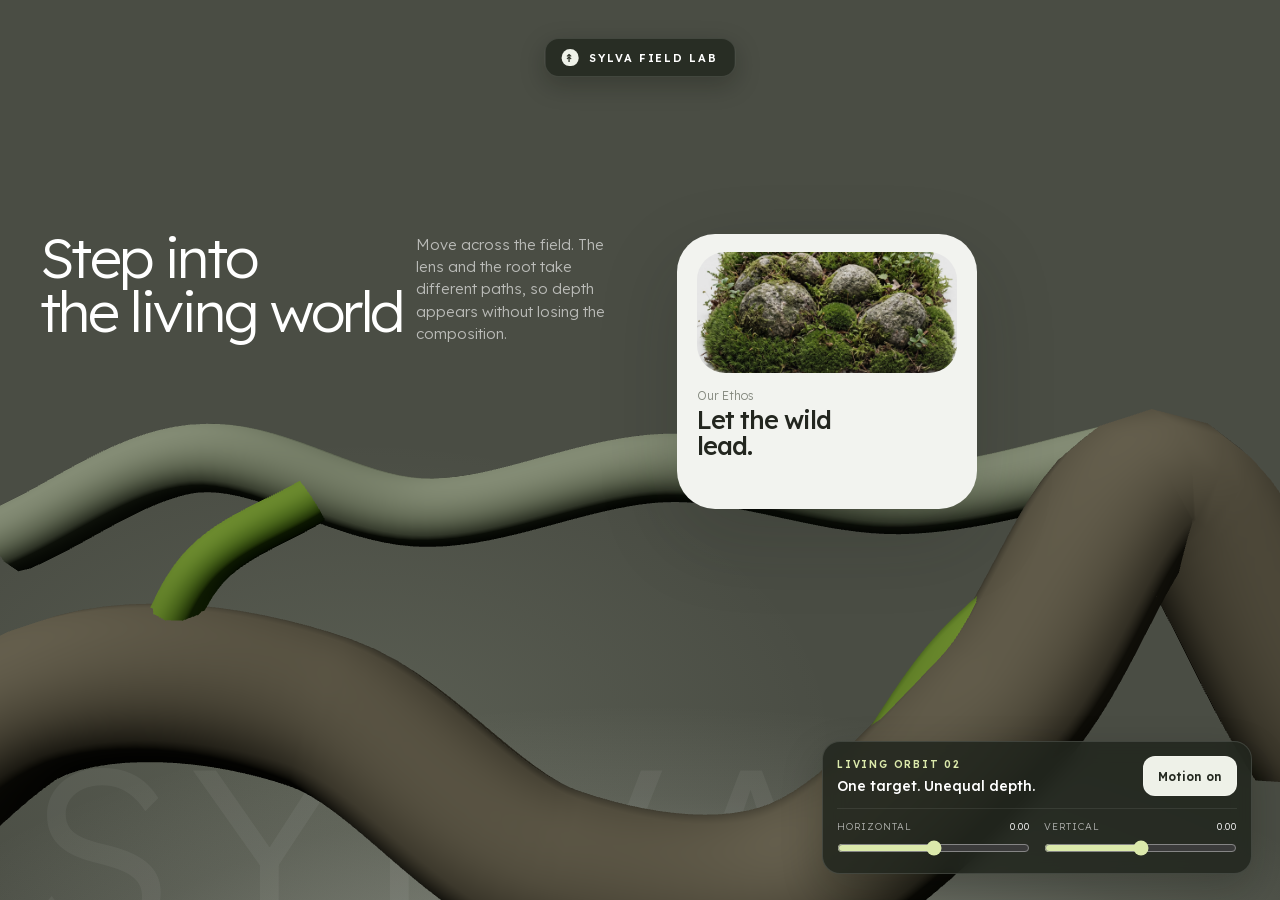
<file: .agents/skills/add-mouse-driven-orbit/demo/index.html>
<!doctype html>
<html lang="en">
<head>
  <meta charset="utf-8">
  <meta name="viewport" content="width=device-width, initial-scale=1">
  <title>Sylva — Living Orbit</title>
  <meta name="description" content="A damped pointer target creates shallow camera and object orbit depth.">
  <style>
    @font-face{font-family:Lexend;src:url("assets/lexend-latin.woff2") format("woff2");font-weight:100 900;font-display:swap}
    :root{color-scheme:dark;--field:#4a4d44;--ink:#fff;--soft:rgba(255,255,255,.62);--line:rgba(255,255,255,.08);--card:#f2f3ef;--card-ink:#23261f;--accent:#dbe9ab;--px:0;--py:0}
    *{box-sizing:border-box}html,body{margin:0;width:100%;height:100%;overflow:hidden;background:#3d4039}body{font-family:Lexend,system-ui,sans-serif;color:var(--ink);font-weight:300}
    button,input{font:inherit}
    .hero{position:relative;isolation:isolate;min-height:100svh;overflow:hidden;background:radial-gradient(72% 44% at 50% 117%,rgba(238,243,231,.48),rgba(238,243,231,.08) 65%,transparent 88%),radial-gradient(52% 46% at 28% 82%,rgba(224,236,207,.11),transparent 72%),var(--field)}
    .hero::before{content:"";position:absolute;inset:0;z-index:1;pointer-events:none;background:linear-gradient(90deg,transparent calc(25% - .5px),var(--line) 25%,transparent calc(25% + .5px),transparent calc(50% - .5px),var(--line) 50%,transparent calc(50% + .5px),transparent calc(75% - .5px),var(--line) 75%,transparent calc(75% + .5px))}
    canvas{position:absolute;inset:0;width:100%;height:100%;z-index:2;pointer-events:none}
    .brand{position:absolute;z-index:5;top:38px;left:50%;transform:translateX(-50%) translate3d(calc(var(--px)*-3px),calc(var(--py)*-2px),0);display:flex;align-items:center;gap:10px;padding:10px 16px;border:1px solid rgba(255,255,255,.12);border-radius:14px;background:rgba(31,37,28,.78);box-shadow:0 8px 24px rgba(10,14,8,.26);font-size:11px;font-weight:600;letter-spacing:.18em;text-transform:uppercase}
    .brand i{width:17px;height:17px;border-radius:50% 50% 45% 45%;display:grid;place-items:center;background:#eff2e9;color:#2e3329;font-style:normal}
    .copy{position:absolute;z-index:4;left:3.1vw;top:25.5%;max-width:440px;transform:translate3d(calc(var(--px)*8px),calc(var(--py)*5px),0)}
    h1{margin:0;font-size:clamp(46px,4.45vw,72px);font-weight:300;line-height:.95;letter-spacing:-.045em}
    .lede{position:absolute;z-index:4;left:32.5%;top:26%;width:210px;margin:0;color:var(--soft);font-size:15px;line-height:1.48;transform:translate3d(calc(var(--px)*5px),calc(var(--py)*3px),0)}
    .card{position:absolute;z-index:3;right:23.7%;top:26%;width:300px;height:275px;padding:18px 20px;border-radius:38px;background:var(--card);color:var(--card-ink);box-shadow:0 28px 80px rgba(24,27,20,.18);transform:translate3d(calc(var(--px)*-10px),calc(var(--py)*-6px),0)}
    .card img{width:100%;height:121px;object-fit:cover;border-radius:28px;display:block}
    .eyebrow{margin:15px 0 4px;color:#85897f;font-size:12px}.card h2{max-width:160px;margin:0;font-size:25px;line-height:1.02;font-weight:500;letter-spacing:-.04em}
    .ghost{position:absolute;z-index:1;left:2%;bottom:-48px;color:rgba(255,255,255,.055);font-size:clamp(120px,19vw,300px);line-height:.8;letter-spacing:.08em;white-space:nowrap}
    .instrument{position:absolute;z-index:6;right:28px;bottom:26px;width:min(430px,calc(100% - 36px));padding:14px;border:1px solid rgba(255,255,255,.13);border-radius:18px;background:rgba(33,38,30,.86);box-shadow:0 16px 40px rgba(12,15,10,.24);backdrop-filter:blur(10px)}
    .instrument-head{display:flex;align-items:center;justify-content:space-between;gap:14px}.kicker{margin:0 0 4px;color:var(--accent);font-size:10px;font-weight:600;letter-spacing:.18em;text-transform:uppercase}.instrument strong{font-size:14px;font-weight:500}
    .motion{min-height:40px;padding:0 14px;border:1px solid rgba(255,255,255,.2);border-radius:12px;background:#eef1e8;color:#252a21;font-weight:600;font-size:12px;cursor:pointer}
    .sliders{display:grid;grid-template-columns:1fr 1fr;gap:14px;margin-top:12px;padding-top:11px;border-top:1px solid var(--line)}
    label{display:grid;grid-template-columns:1fr auto;gap:4px 10px;color:var(--soft);font-size:10px;letter-spacing:.08em;text-transform:uppercase}output{color:#fff;font-variant-numeric:tabular-nums}
    input[type=range]{grid-column:1/-1;width:100%;height:22px;margin:0;accent-color:#dbe9ab;cursor:pointer}
    button:focus-visible,input:focus-visible{outline:3px solid #efffa8;outline-offset:3px}
    .sr{position:absolute;width:1px;height:1px;padding:0;margin:-1px;overflow:hidden;clip:rect(0,0,0,0);white-space:nowrap;border:0}
    @media(max-width:700px){
      .hero{min-height:844px}.brand{top:22px}.copy{left:24px;right:24px;top:112px}.copy h1{font-size:52px;max-width:345px}.lede{left:24px;top:235px;width:310px;font-size:14px}
      .card{right:22px;top:335px;width:236px;height:218px;padding:13px;border-radius:30px}.card img{height:96px;border-radius:22px}.card .eyebrow{margin-top:10px}.card h2{font-size:20px}
      .instrument{right:18px;bottom:18px}.ghost{bottom:140px;left:-10px;font-size:112px}
    }
  </style>
</head>
<body>
  <main class="hero" id="hero">
    <canvas id="scene" aria-hidden="true"></canvas>
    <div class="brand"><i aria-hidden="true">↟</i> Sylva field lab</div>
    <div class="copy"><h1>Step into<br>the living world</h1></div>
    <p class="lede">Move across the field. The lens and the root take different paths, so depth appears without losing the composition.</p>
    <article class="card">
      <img src="assets/card-ethos.jpg" alt="Moss and lichen growing over rounded stones">
      <p class="eyebrow">Our Ethos</p><h2>Let the wild lead.</h2>
    </article>
    <div class="ghost" aria-hidden="true">SYLVA</div>
    <section class="instrument" aria-labelledby="instrument-title">
      <div class="instrument-head">
        <div><p class="kicker">Living orbit 02</p><strong id="instrument-title">One target. Unequal depth.</strong></div>
        <button class="motion" id="motion" type="button" aria-pressed="true">Motion on</button>
      </div>
      <div class="sliders">
        <label for="axis-x">Horizontal <output id="out-x">0.00</output><input id="axis-x" type="range" min="-1" max="1" step=".01" value="0"></label>
        <label for="axis-y">Vertical <output id="out-y">0.00</output><input id="axis-y" type="range" min="-1" max="1" step=".01" value="0"></label>
      </div>
    </section>
    <p class="sr" id="status" aria-live="polite"></p>
  </main>
  <script src="assets/three.min.js"></script>
  <script>
  (() => {
    "use strict";
    const hero=document.querySelector("#hero"),canvas=document.querySelector("#scene");
    const motionButton=document.querySelector("#motion"),axisX=document.querySelector("#axis-x"),axisY=document.querySelector("#axis-y");
    const outX=document.querySelector("#out-x"),outY=document.querySelector("#out-y"),status=document.querySelector("#status");
    const reduced=new URLSearchParams(location.search).get("reduced")==="1"||matchMedia("(prefers-reduced-motion: reduce)").matches;
    const renderer=new THREE.WebGLRenderer({canvas,alpha:true,antialias:true});
    renderer.setClearColor(0x000000,0);renderer.setPixelRatio(Math.min(devicePixelRatio||1,2));
    if("outputEncoding" in renderer)renderer.outputEncoding=THREE.sRGBEncoding;
    const scene=new THREE.Scene(),camera=new THREE.PerspectiveCamera(40,1,10,5000),DIST=1400;
    camera.position.set(0,0,DIST);
    renderer.toneMapping=THREE.ACESFilmicToneMapping;renderer.toneMappingExposure=.78;
    scene.add(new THREE.HemisphereLight(0xdfe8cf,0x0d100a,.48));
    const key=new THREE.DirectionalLight(0xf5f7dd,.82);key.position.set(-500,700,900);scene.add(key);
    const nearGroup=new THREE.Group(),farGroup=new THREE.Group();scene.add(farGroup,nearGroup);
    const resources=[];
    function material(color,roughness=.9){const m=new THREE.MeshStandardMaterial({color,roughness,metalness:0});resources.push(m);return m}
    const nearMat=material(0x233908),farMat=material(0x343a2d),barkMat=material(0x211d17);
    function limb(group,points,radius,mat,segments=72){
      const curve=new THREE.CatmullRomCurve3(points.map(p=>new THREE.Vector3(...p)),false,"centripetal",.5);
      const geo=new THREE.TubeGeometry(curve,segments,radius,10,false);resources.push(geo);
      const mesh=new THREE.Mesh(geo,mat);group.add(mesh);return mesh;
    }
    limb(nearGroup,[[-880,-250,0],[-630,-55,30],[-360,-75,-8],[-90,-235,22],[170,-250,10],[390,-38,56],[565,205,24],[760,-65,12]],88,barkMat,100);
    limb(nearGroup,[[-860,-220,20],[-620,-26,52],[-350,-42,25],[-85,-205,50],[170,-218,42],[392,-10,88],[560,228,54],[742,-40,42]],36,nearMat,100);
    limb(nearGroup,[[250,-150,12],[360,26,38],[490,120,22],[655,148,-4]],33,nearMat,54);
    limb(nearGroup,[[-555,-62,15],[-482,88,32],[-375,162,-5]],27,nearMat,42);
    limb(farGroup,[[-930,-30,-180],[-640,90,-150],[-320,10,-170],[40,76,-150],[390,28,-180],[760,105,-150]],52,farMat,90);
    nearGroup.rotation.z=-.03;farGroup.position.y=60;

    const target={x:reduced ? .28 : 0,y:reduced ? -.12 : 0};
    const smooth={x:target.x,y:target.y};
    let motionOn=true,width=1,height=1,rect={left:0,top:0,width:1,height:1};
    let visible=true,raf=0,last=0,lastPublished="",destroyed=false;

    function publish(){
      const x=Math.round(smooth.x*1000)/1000,y=Math.round(smooth.y*1000)/1000,key=x+","+y;
      if(key===lastPublished)return;lastPublished=key;
      hero.style.setProperty("--px",x);hero.style.setProperty("--py",y);
      outX.value=x.toFixed(2);outY.value=y.toFixed(2);
    }
    function pose(){
      camera.position.x=-smooth.x*26;camera.position.y=smooth.y*16;
      camera.lookAt(camera.position.x*.42,camera.position.y*.42,0);
      nearGroup.rotation.y=smooth.x*.055;nearGroup.rotation.x=smooth.y*.026;
      farGroup.rotation.y=smooth.x*.030;
      publish();renderer.render(scene,camera);
    }
    function tick(now){
      raf=0;if(!visible||document.hidden||destroyed)return;
      const dt=last?Math.min(1/30,(now-last)/1000):1/60;last=now;
      if(!reduced){
        const a=1-Math.pow(1-.055,dt*60);
        smooth.x+=(target.x-smooth.x)*a;smooth.y+=(target.y-smooth.y)*a;
      }
      pose();
      if(!reduced&&motionOn)start();
    }
    function start(){if(!raf&&!destroyed){last=0;raf=requestAnimationFrame(tick)}}
    function stop(){cancelAnimationFrame(raf);raf=0;last=0}
    function resize(){
      width=hero.clientWidth;height=hero.clientHeight;if(!width||!height)return;
      rect=hero.getBoundingClientRect();renderer.setPixelRatio(Math.min(devicePixelRatio||1,2));renderer.setSize(width,height,false);
      camera.fov=2*Math.atan((height/2)/DIST)*180/Math.PI;camera.aspect=width/height;camera.updateProjectionMatrix();
      const mobile=width<700,scale=mobile ? .52 : Math.min(1,width/1440);
      nearGroup.scale.setScalar(scale);farGroup.scale.setScalar(scale*.94);
      nearGroup.position.set(mobile?-70:0,mobile?-235:-205,0);farGroup.position.set(mobile?-40:0,mobile?-130:-85,-180);
      pose();
    }
    function pointerMove(event){
      if(!motionOn||reduced||event.pointerType==="touch")return;
      target.x=((event.clientX-rect.left)/rect.width)*2-1;
      target.y=((event.clientY-rect.top)/rect.height)*2-1;start();
    }
    function pointerLeave(){if(!motionOn||reduced)return;target.x=0;target.y=0;start()}
    function sliderInput(){
      target.x=+axisX.value;target.y=+axisY.value;
      if(reduced){smooth.x=target.x;smooth.y=target.y;pose()}else start();
      status.textContent="Orbit pose set to "+target.x.toFixed(2)+", "+target.y.toFixed(2)+".";
    }
    function toggleMotion(){
      motionOn=!motionOn;motionButton.setAttribute("aria-pressed",String(motionOn));motionButton.textContent=motionOn?"Motion on":"Motion still";
      if(!motionOn){target.x=target.y=0}else{target.x=+axisX.value;target.y=+axisY.value}
      status.textContent=motionOn?"Pointer orbit enabled.":"Pointer orbit paused at center.";
      if(reduced){smooth.x=target.x;smooth.y=target.y;pose()}else start();
    }
    const ro=new ResizeObserver(resize);ro.observe(hero);
    const io=new IntersectionObserver(([entry])=>{visible=entry.isIntersecting;if(visible){pose();if(!reduced&&motionOn)start()}else stop()},{threshold:.02});io.observe(hero);
    function visibility(){document.hidden?stop():(reduced?pose():start())}
    hero.addEventListener("pointermove",pointerMove,{passive:true});hero.addEventListener("pointerleave",pointerLeave);
    axisX.addEventListener("input",sliderInput);axisY.addEventListener("input",sliderInput);motionButton.addEventListener("click",toggleMotion);
    document.addEventListener("visibilitychange",visibility);
    function destroy(){
      if(destroyed)return;destroyed=true;stop();ro.disconnect();io.disconnect();
      hero.removeEventListener("pointermove",pointerMove);hero.removeEventListener("pointerleave",pointerLeave);
      document.removeEventListener("visibilitychange",visibility);resources.forEach(r=>r.dispose());renderer.dispose();
    }
    addEventListener("pagehide",destroy,{once:true});
    window.__skillDemo={name:"add-mouse-driven-orbit",reduced,getState:()=>({target:{...target},smooth:{...smooth},motionOn,rafActive:!!raf})};
    axisX.value=target.x;axisY.value=target.y;resize();pose();if(!reduced)start();
  })();
  </script>
</body>
</html>
</file>
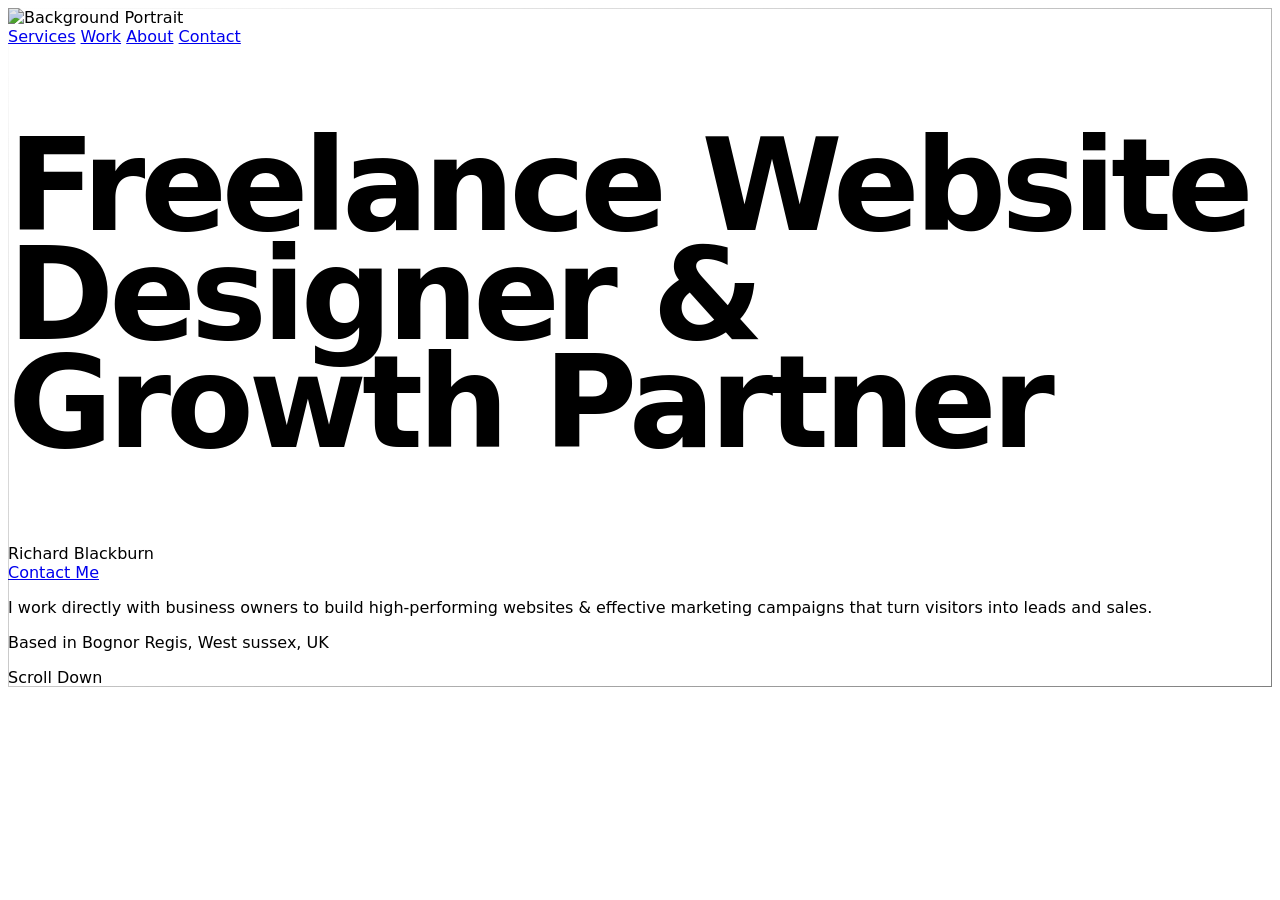
<file: .agents/skills/agency-grid-layout-minimal/demo/index.html>
<!doctype html>
<html lang="en">
<head>
  <meta charset="utf-8">
  <meta name="viewport" content="width=device-width, initial-scale=1">
  <meta name="neuform-sandboxed-demo" content="1">
  <meta http-equiv="Content-Security-Policy" content="default-src 'none'; connect-src 'self'; frame-src 'self'; script-src 'unsafe-inline'; style-src 'unsafe-inline'; base-uri 'none'; form-action 'none'; object-src 'none'">
  <title>Sandboxed Neuform demo</title>
  <style>
    html, body, iframe { width: 100%; height: 100%; margin: 0; border: 0; }
    body { overflow: hidden; background: #0b0b0b; }
    iframe { display: block; background: white; }
    .error { box-sizing: border-box; min-height: 100%; padding: 32px; color: #fff; font: 16px/1.5 system-ui, sans-serif; }
  </style>
</head>
<body>
  <iframe id="neuform-demo" title="Sandboxed Neuform design demo" sandbox="allow-scripts" referrerpolicy="no-referrer"></iframe>
  <script>
    const encodedHtml = "[base64]";
    const assetFiles = ["assets/page-01-0d868fef-f560-45ca-ab35-5dad4fc29059-3840w.webp"];
    const runtimeFiles = ["../../../../assets/runtime/runtime-027051effa47-gsap-min.js","../../../../assets/runtime/runtime-163ebd087cfc-iconify-icon-min.js","../../../../assets/runtime/runtime-ccc8894b3418-runtime.js"];
    const frame = document.getElementById("neuform-demo");
    const decodeBytes = (value) => Uint8Array.from(atob(value), (character) => character.charCodeAt(0));
    const decode = (value) => new TextDecoder().decode(decodeBytes(value));
    const encodeBytes = (bytes) => {
      let binary = "";
      for (let index = 0; index < bytes.length; index += 32768) {
        binary += String.fromCharCode(...bytes.subarray(index, index + 32768));
      }
      return btoa(binary);
    };
    const mediaTypes = {
      avif: "image/avif",
      gif: "image/gif",
      jpg: "image/jpeg",
      jpeg: "image/jpeg",
      mp4: "video/mp4",
      png: "image/png",
      webm: "video/webm",
      webp: "image/webp"
    };
    const loadAsset = async (file) => {
      const response = await fetch(file, { cache: "no-store", credentials: "omit", redirect: "error" });
      if (!response.ok) throw new Error("Could not load local demo asset: " + file);
      const extension = file.split(".").pop().toLowerCase();
      const contentType = mediaTypes[extension] || "application/octet-stream";
      const bytes = new Uint8Array(await response.arrayBuffer());
      return { base64: encodeBytes(bytes), contentType, file, kind: "asset" };
    };
    Promise.allSettled(assetFiles.map(loadAsset)).then((results) => {
      const runtimeSources = runtimeFiles.map((file) => new URL(file, location.href).href).join(" ");
      const source = decode(encodedHtml).replace("__NEUFORM_RUNTIME_SOURCES__", runtimeSources);
      const mediaAssets = [];
      for (const result of results) {
        if (result.status !== "fulfilled") continue;
        mediaAssets.push(result.value);
      }
      frame.addEventListener("load", () => {
        frame.contentWindow.postMessage({ type: "neuform-assets-v1", assets: mediaAssets }, "*");
      }, { once: true });
      frame.srcdoc = source;
    }).catch((error) => {
      document.body.innerHTML = '<div class="error">Unable to load this sandboxed demo.</div>';
      console.error(error);
    });
  </script>
</body>
</html>
</file>
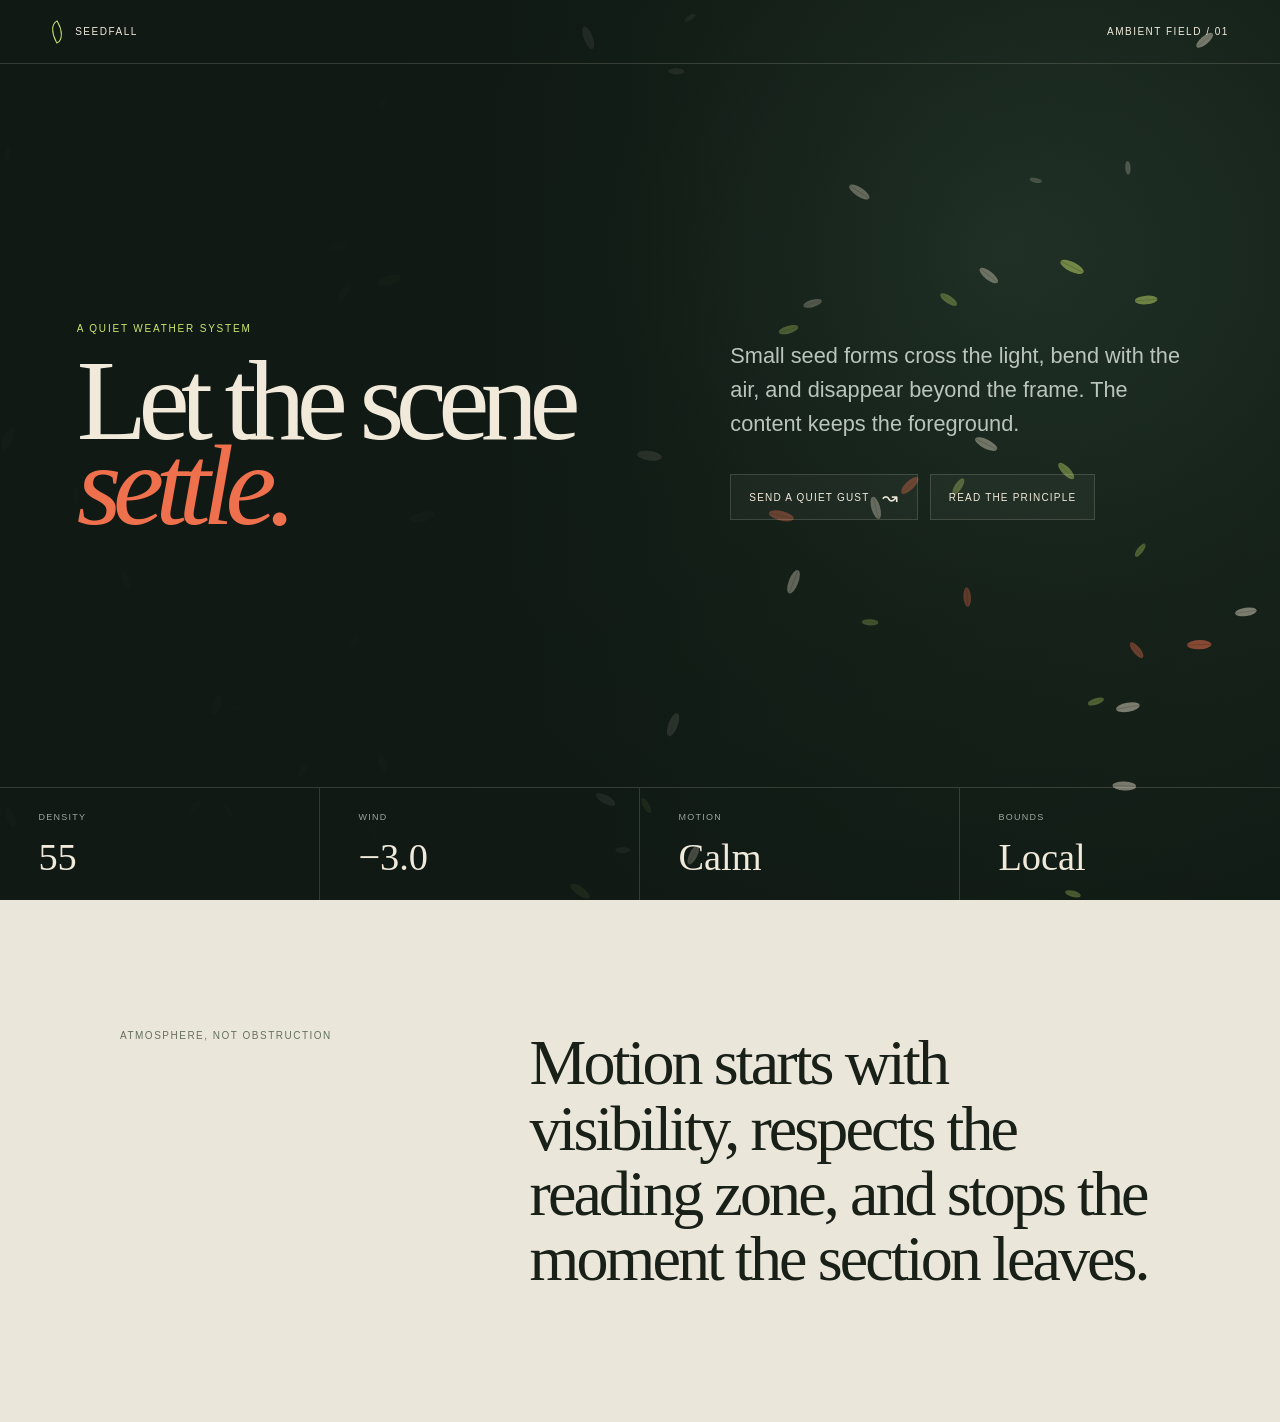
<file: .agents/skills/ambient-section-particles/demo/index.html>
<!doctype html>
<html lang="en">
<head>
  <meta charset="utf-8">
  <meta name="viewport" content="width=device-width, initial-scale=1">
  <meta name="description" content="A visibility-aware ambient seed particle field demo.">
  <title>Seedfall — Ambient Section Particles</title>
  <style>
    :root { color-scheme: dark; --night: #101914; --paper: #f1eadb; --muted: #9aa89d; --line: rgba(241,234,219,.16); --lime: #cde96d; --coral: #ef704d; }
    * { box-sizing: border-box; }
    body { margin: 0; min-width: 320px; background: #ebe6da; color: #182018; font-family: Arial, Helvetica, sans-serif; }
    .particle-section { position: relative; min-height: 100svh; overflow: hidden; isolation: isolate; display: grid; grid-template-rows: auto 1fr auto; color: var(--paper); background: radial-gradient(circle at 78% 28%, #263a2d 0, #17241b 31%, var(--night) 70%); }
    canvas { position: absolute; z-index: -1; inset: 0; width: 100%; height: 100%; pointer-events: none; }
    .wash { position: absolute; z-index: -1; inset: 0; background: linear-gradient(90deg, rgba(16,25,20,.94) 0 35%, rgba(16,25,20,.48) 57%, rgba(16,25,20,.12)); pointer-events: none; }
    .topbar { min-height: 64px; display: flex; justify-content: space-between; align-items: center; padding: 0 clamp(20px,4vw,60px); border-bottom: 1px solid var(--line); text-transform: uppercase; letter-spacing: .15em; font-size: 10px; }
    .brand { display: flex; align-items: center; gap: 12px; }
    .brand::before { content: ""; width: 10px; height: 18px; border: 1px solid var(--lime); border-radius: 90% 0 90% 0; transform: rotate(-30deg); }
    .hero { width: min(1500px, 100%); margin: auto; padding: clamp(56px,8vw,116px) clamp(20px,6vw,88px); display: grid; grid-template-columns: minmax(0,1fr) minmax(300px,.82fr); align-items: end; gap: clamp(34px,6vw,96px); }
    .kicker { display: block; margin-bottom: 24px; color: var(--lime); font-size: 10px; letter-spacing: .18em; text-transform: uppercase; }
    h1 { max-width: 760px; margin: 0; font: 400 clamp(72px,9vw,142px)/.74 Georgia, "Times New Roman", serif; letter-spacing: -.075em; }
    h1 em { display: block; color: var(--coral); font-weight: 400; }
    .copy { width: 100%; max-width: 530px; min-width: 0; padding-bottom: 8px; }
    .copy p { margin: 0 0 34px; color: #bac5bc; font-size: clamp(17px,1.7vw,22px); line-height: 1.55; }
    .actions { display: flex; flex-wrap: wrap; gap: 12px; }
    button, .link { min-height: 46px; padding: 0 18px; border: 1px solid var(--line); color: var(--paper); background: rgba(241,234,219,.04); display: inline-flex; align-items: center; gap: 12px; text-decoration: none; text-transform: uppercase; letter-spacing: .12em; font-size: 10px; cursor: pointer; }
    button:hover, .link:hover { background: var(--paper); color: var(--night); }
    button::after { content: "↝"; font-size: 19px; }
    .metrics { display: grid; grid-template-columns: repeat(4,1fr); border-top: 1px solid var(--line); }
    .metric { min-height: 112px; padding: 24px clamp(16px,3vw,42px); border-right: 1px solid var(--line); display: flex; flex-direction: column; justify-content: space-between; }
    .metric:last-child { border-right: 0; }
    .metric span { color: var(--muted); font-size: 9px; letter-spacing: .14em; text-transform: uppercase; }
    .metric strong { font: 400 clamp(26px,3vw,46px)/1 Georgia, serif; }
    .after { min-height: 58vh; padding: 90px clamp(22px,6vw,88px); display: grid; place-items: center; background: #ebe6da; }
    .after div { width: min(1040px,100%); display: grid; grid-template-columns: .7fr 1.3fr; gap: 70px; align-items: start; }
    .after span { color: #65705f; font-size: 10px; letter-spacing: .15em; text-transform: uppercase; }
    .after p { margin: 0; font: 400 clamp(36px,5vw,72px)/1.02 Georgia, serif; letter-spacing: -.045em; }
    :focus-visible { outline: 3px solid var(--lime); outline-offset: 4px; }
    @media (max-width: 760px) {
      .particle-section { min-height: 760px; }
      .hero { grid-template-columns: 1fr; padding-top: 70px; }
      .hero > * { min-width: 0; }
      h1 { max-width: 100%; font-size: clamp(64px,19vw,92px); overflow-wrap: anywhere; }
      .copy { max-width: 100%; min-width: 0; }
      .copy p { font-size: 16px; }
      .wash { background: linear-gradient(180deg, rgba(16,25,20,.8), rgba(16,25,20,.42)); }
      .metrics { grid-template-columns: repeat(2,1fr); }
      .metric:nth-child(2) { border-right: 0; }
      .metric:nth-child(-n+2) { border-bottom: 1px solid var(--line); }
      .after div { grid-template-columns: 1fr; gap: 30px; }
    }
    @media (prefers-reduced-motion: reduce) { button { display: none; } }
  </style>
</head>
<body>
  <main>
    <section class="particle-section" aria-labelledby="title">
      <canvas aria-hidden="true"></canvas><div class="wash"></div>
      <header class="topbar"><span class="brand">Seedfall</span><span>Ambient field / 01</span></header>
      <div class="hero">
        <div><span class="kicker">A quiet weather system</span><h1 id="title">Let the scene <em>settle.</em></h1></div>
        <div class="copy"><p>Small seed forms cross the light, bend with the air, and disappear beyond the frame. The content keeps the foreground.</p><div class="actions"><button type="button" class="gust">Send a quiet gust</button><a class="link" href="#principle">Read the principle</a></div><span class="status" aria-live="polite"></span></div>
      </div>
      <div class="metrics" aria-label="Particle system settings"><div class="metric"><span>Density</span><strong class="count">00</strong></div><div class="metric"><span>Wind</span><strong>−3.0</strong></div><div class="metric"><span>Motion</span><strong>Calm</strong></div><div class="metric"><span>Bounds</span><strong>Local</strong></div></div>
    </section>
    <section class="after" id="principle"><div><span>Atmosphere, not obstruction</span><p>Motion starts with visibility, respects the reading zone, and stops the moment the section leaves.</p></div></section>
  </main>
  <script>
    (() => {
      const section = document.querySelector('.particle-section');
      const canvas = section.querySelector('canvas');
      const context = canvas.getContext('2d');
      const countLabel = document.querySelector('.count');
      const status = document.querySelector('.status');
      const reduced = matchMedia('(prefers-reduced-motion: reduce)').matches;
      const pointer = { x: -9999, y: -9999, force: 0 };
      let width = 0, height = 0, ratio = 1, particles = [], frame = 0, visible = false, last = 0, gust = 0;

      function seeded(index) { const x = Math.sin(index * 9283.13) * 43758.5453; return x - Math.floor(x); }
      function makeParticle(index, randomY = true) {
        const depth = .25 + seeded(index + 5) * .75;
        return {
          x: seeded(index + 1) * width,
          y: randomY ? seeded(index + 2) * height : -30,
          size: 4 + depth * 9,
          speed: 10 + depth * 18,
          sway: 10 + seeded(index + 3) * 24,
          phase: seeded(index + 4) * Math.PI * 2,
          rotation: seeded(index + 8) * Math.PI * 2,
          spin: (seeded(index + 9) - .5) * 1.3,
          alpha: .18 + depth * .5,
          depth
        };
      }

      function resize() {
        const rect = canvas.getBoundingClientRect();
        width = rect.width; height = rect.height; ratio = Math.min(devicePixelRatio || 1, 2);
        canvas.width = Math.round(width * ratio); canvas.height = Math.round(height * ratio);
        context.setTransform(ratio, 0, 0, ratio, 0, 0);
        const target = reduced ? 18 : Math.max(28, Math.min(76, Math.round(width * height / 21000)));
        particles = Array.from({ length: target }, (_, index) => particles[index] || makeParticle(index));
        countLabel.textContent = String(target).padStart(2, '0');
        last = 0;
        draw(0);
      }

      function draw(time) {
        const dt = last ? Math.min(.034, (time - last) / 1000) : 0; last = time;
        context.clearRect(0, 0, width, height);
        particles.forEach((particle, index) => {
          if (!reduced && dt) {
            const quietZone = particle.x < width * .57 ? .28 : 1;
            const dx = particle.x - pointer.x, dy = particle.y - pointer.y;
            const distance = Math.hypot(dx, dy);
            if (distance < 130 && pointer.force > 0) {
              const push = (1 - distance / 130) * pointer.force * 95 * dt;
              particle.x += dx / Math.max(1, distance) * push;
              particle.y += dy / Math.max(1, distance) * push;
            }
            particle.phase += dt * (.8 + particle.depth);
            particle.x += (-3 + Math.sin(particle.phase) * particle.sway + gust * 34) * dt * quietZone;
            particle.y += particle.speed * dt;
            particle.rotation += particle.spin * dt;
            if (particle.y > height + 30 || particle.x < -50 || particle.x > width + 50) Object.assign(particle, makeParticle(index + Math.round(time), false), { x: seeded(index + time) * width });
          }
          context.save();
          context.translate(particle.x, particle.y); context.rotate(particle.rotation); context.globalAlpha = particle.alpha * (particle.x < width * .54 ? .42 : 1);
          context.fillStyle = index % 7 === 0 ? '#ef704d' : index % 3 === 0 ? '#cde96d' : '#e8dfc9';
          context.beginPath(); context.ellipse(0, 0, particle.size * .38, particle.size, 0, 0, Math.PI * 2); context.fill();
          context.strokeStyle = 'rgba(16,25,20,.42)'; context.lineWidth = .7; context.beginPath(); context.moveTo(0, -particle.size); context.lineTo(0, particle.size); context.stroke();
          context.restore();
        });
        pointer.force *= .94; gust *= .95;
      }

      function loop(time) { draw(time); if (visible && !reduced && !document.hidden) frame = requestAnimationFrame(loop); else frame = 0; }
      function start() { if (!frame && visible && !reduced && !document.hidden) { last = 0; frame = requestAnimationFrame(loop); } }
      function stop() { cancelAnimationFrame(frame); frame = 0; }

      new ResizeObserver(resize).observe(canvas);
      new IntersectionObserver(([entry]) => { visible = entry.isIntersecting; visible ? start() : stop(); }, { threshold: .04 }).observe(section);
      section.addEventListener('pointermove', event => { const rect = canvas.getBoundingClientRect(); pointer.x = event.clientX - rect.left; pointer.y = event.clientY - rect.top; pointer.force = 1; }, { passive: true });
      section.addEventListener('pointerleave', () => { pointer.x = pointer.y = -9999; });
      document.querySelector('.gust').addEventListener('click', () => { gust = 1; status.textContent = 'A gentle gust moved through the field.'; setTimeout(() => status.textContent = '', 1800); start(); });
      document.addEventListener('visibilitychange', () => document.hidden ? stop() : start());
      addEventListener('pagehide', stop, { once: true });
      resize(); if (reduced) draw(0);
    })();
  </script>
</body>
</html>
</file>
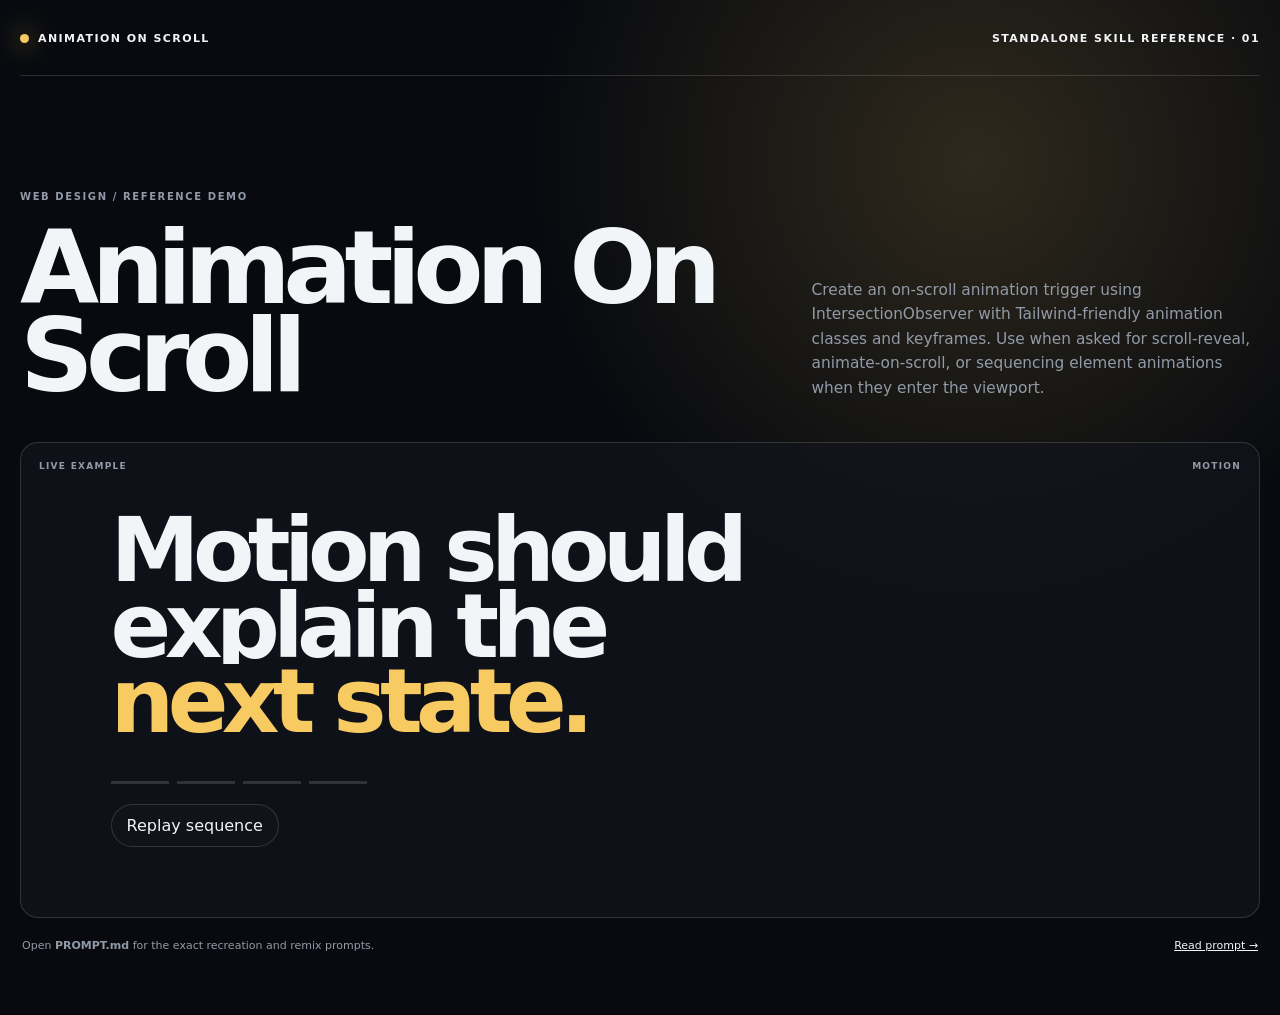
<file: .agents/skills/animation-on-scroll/demo/index.html>
<!doctype html>
<html lang="en">
<head>
  <meta charset="utf-8">
  <meta name="viewport" content="width=device-width, initial-scale=1">
  <link rel="icon" href="data:,">
  <title>Animation On Scroll · Skill Demo</title>
  <style>:root{--bg:#080a0f;--panel:rgba(18,21,29,.72);--panelStrong:#121620;--ink:#f2f5f7;--muted:#929aa7;--line:rgba(255,255,255,.14);--accent:hsl(42 92% 68%);font-family:Inter,ui-sans-serif,system-ui,-apple-system,BlinkMacSystemFont,"Segoe UI",sans-serif;color:var(--ink);background:var(--bg)}
*{box-sizing:border-box}html{background:var(--bg);scroll-behavior:smooth}body{min-width:320px;margin:0;background:radial-gradient(circle at var(--mx,76%) var(--my,16%),color-mix(in srgb,var(--accent) 16%,transparent),transparent 34%),var(--bg);color:var(--ink)}button,a{font:inherit;color:inherit}button{border:1px solid var(--line);border-radius:999px;padding:11px 15px;background:var(--panel);cursor:pointer}button:hover,button:focus-visible{border-color:var(--accent);outline:2px solid color-mix(in srgb,var(--accent) 42%,transparent);outline-offset:3px}.shell{width:min(1280px,calc(100% - 40px));min-height:100svh;margin:auto;padding:22px 0 40px}.topbar{display:flex;align-items:center;justify-content:space-between;padding:10px 0 30px;border-bottom:1px solid var(--line);font-size:11px;font-weight:700;letter-spacing:.13em;text-transform:uppercase}.brand{display:flex;gap:9px;align-items:center}.brand i{width:9px;height:9px;border-radius:50%;background:var(--accent);box-shadow:0 0 24px var(--accent)}.topbar a{text-decoration:none}.intro{display:grid;grid-template-columns:minmax(0,1.25fr) minmax(260px,.75fr);gap:44px;align-items:end;padding:clamp(54px,9vw,116px) 0 42px}.intro small{display:block;margin-bottom:22px;color:var(--muted);font-size:10px;font-weight:700;letter-spacing:.16em;text-transform:uppercase}.intro h1{max-width:11ch;margin:0;font-size:clamp(48px,8vw,112px);font-weight:580;letter-spacing:-.075em;line-height:.86}.intro p{max-width:48ch;margin:0;color:var(--muted);font-size:clamp(14px,1.2vw,18px);line-height:1.6}.showcase{position:relative;min-height:470px;overflow:hidden;border:1px solid var(--line);border-radius:18px;background:var(--panel);isolation:isolate}.showcaseHeader{position:absolute;z-index:5;top:18px;right:18px;left:18px;display:flex;justify-content:space-between;color:var(--muted);font-size:9px;font-weight:700;letter-spacing:.14em;text-transform:uppercase;pointer-events:none}.layoutStudy{display:grid;grid-template-columns:1.15fr .85fr;min-height:470px}.layoutHero{display:flex;flex-direction:column;justify-content:flex-end;padding:clamp(28px,5vw,70px);border-right:1px solid var(--line)}.layoutHero>span,.kicker{color:var(--muted);font-size:10px;font-weight:700;letter-spacing:.14em;text-transform:uppercase}.layoutHero h2,.landing h2{max-width:9ch;margin:18px 0;font-size:clamp(42px,6vw,84px);line-height:.9;letter-spacing:-.065em}.layoutHero p,.landing p{max-width:38ch;color:var(--muted);line-height:1.55}.layoutCards{display:grid;grid-template-rows:repeat(3,1fr)}.layoutCards article{display:flex;align-items:end;justify-content:space-between;padding:26px;border-bottom:1px solid var(--line)}.layoutCards article:last-child{border:0}.layoutCards b{color:var(--accent);font-size:34px}.layoutCards span{text-transform:uppercase;font-size:10px;letter-spacing:.15em}.pricing{display:grid;grid-template-columns:repeat(3,1fr);gap:1px;min-height:470px;background:var(--line)}.pricing article{display:flex;flex-direction:column;padding:80px 28px 28px;background:var(--panelStrong)}.pricing article.featured{background:linear-gradient(160deg,color-mix(in srgb,var(--accent) 20%,var(--panelStrong)),var(--panelStrong))}.pricing p{font-size:11px;letter-spacing:.13em;text-transform:uppercase}.pricing strong{margin:24px 0 8px;font-size:56px;letter-spacing:-.06em}.pricing span{color:var(--muted)}.pricing button{margin-top:auto}.landing{display:flex;min-height:470px;flex-direction:column;justify-content:center;padding:clamp(40px,8vw,100px);background:radial-gradient(circle at 75% 36%,color-mix(in srgb,var(--accent) 45%,transparent),transparent 24%)}.landing .actions{display:flex;gap:10px;margin-top:24px}.landing .actions button:first-child{color:var(--bg);background:var(--ink)}.landing .proof{display:flex;gap:28px;margin-top:54px;color:var(--muted);font-size:11px}.marquee{display:flex;min-height:470px;align-items:center;overflow:hidden;-webkit-mask-image:linear-gradient(90deg,transparent,#000 15%,#000 85%,transparent);mask-image:linear-gradient(90deg,transparent,#000 15%,#000 85%,transparent)}.marqueeTrack{display:flex;width:max-content;animation:marquee 18s linear infinite}.marqueeTrack span{min-width:220px;padding:34px;border:1px solid var(--line);font-size:22px;font-weight:700;letter-spacing:-.04em;text-align:center}.iconGrid,.contactSheet{display:grid;grid-template-columns:repeat(3,1fr);gap:1px;min-height:470px;background:var(--line)}.iconGrid article,.contactSheet article{position:relative;padding:70px 28px 28px;background:var(--panelStrong)}.number{position:absolute;top:22px;right:22px;color:var(--accent);font-size:11px}.glyph{display:grid;width:110px;height:110px;place-items:center;margin:30px auto;border:1px solid var(--line);border-radius:34px;background:linear-gradient(145deg,color-mix(in srgb,var(--accent) 20%,transparent),transparent);font-size:48px}.iconGrid h3{text-align:center}.contactSheet .asset{height:280px;margin-bottom:22px;border-radius:2px;background-size:cover}.assetOne{background:radial-gradient(circle at 70% 30%,#d9f7ff,transparent 20%),linear-gradient(145deg,#203962,#8db3d6 48%,#d7d5c8)}.assetTwo{background:radial-gradient(circle at 50% 28%,#f1c6a2 0 10%,transparent 11%),linear-gradient(120deg,#1b2738,#754c5a 52%,#e1a77f)}.assetThree{background:repeating-radial-gradient(circle at 30% 65%,#c8b8ff 0 9px,#4c4274 10px 18px,#151629 19px 29px)}.contactSheet b,.contactSheet span{display:block}.contactSheet span{margin-top:8px;color:var(--muted);font-size:11px}.surfaceStudy{display:grid;grid-template-columns:1.4fr .6fr;grid-template-rows:1fr auto;gap:18px;min-height:470px;padding:70px 24px 24px}.surfaceStudy article{border:1px solid var(--line);border-radius:20px;background:linear-gradient(145deg,color-mix(in srgb,var(--accent) 12%,var(--panelStrong)),var(--panelStrong))}.surfaceHero{display:flex;grid-row:1/3;flex-direction:column;justify-content:flex-end;padding:42px}.surfaceHero strong{max-width:8ch;margin-top:20px;font-size:clamp(40px,5vw,72px);line-height:.92;letter-spacing:-.06em}.surfaceHero span,.surfaceCard span{color:var(--muted);font-size:10px;letter-spacing:.14em;text-transform:uppercase}.surfaceCard{display:flex;flex-direction:column;padding:26px}.surfaceCard b{margin:auto 0 4px;font-size:56px}.surfaceCard small{color:var(--muted)}.surfaceControl{align-self:end}.motionStage{display:flex;min-height:470px;flex-direction:column;justify-content:center;padding:70px clamp(28px,7vw,90px)}.maskLine{overflow:hidden;margin:0;font-size:clamp(44px,7vw,98px);font-weight:600;letter-spacing:-.075em;line-height:.84}.maskLine span{display:block;transform:translateY(110%);animation:wordIn .8s cubic-bezier(.16,1,.3,1) forwards}.maskLine:nth-child(2) span{animation-delay:.12s}.maskLine:nth-child(3) span{animation-delay:.24s}.accentLine{color:var(--accent)}.timeline{display:flex;gap:8px;margin:42px 0 20px}.timeline i{width:58px;height:3px;background:var(--line);transform-origin:left;animation:grow .8s .42s both}.timeline i:nth-child(2){animation-delay:.54s}.timeline i:nth-child(3){animation-delay:.66s}.timeline i:nth-child(4){animation-delay:.78s}.replay{width:max-content}.visualization{position:relative;min-height:470px}.visualization canvas{position:absolute;inset:0;width:100%;height:100%}.vizMeta{position:absolute;right:28px;bottom:24px;left:28px;display:grid;grid-template-columns:1fr auto 1fr;align-items:end;color:var(--muted);font-size:10px;letter-spacing:.14em;text-transform:uppercase}.vizMeta strong{color:var(--ink);font-size:48px;letter-spacing:-.06em}.vizMeta span:last-child{text-align:right}.simulation{position:relative;min-height:470px}.goo{position:absolute;inset:0;width:100%;height:100%}.goo circle{fill:var(--accent)}.orbA{animation:orbA 4.4s ease-in-out infinite alternate}.orbB{animation:orbB 5.1s ease-in-out infinite alternate}.reset{position:absolute;right:24px;bottom:24px}.demoNote{display:flex;justify-content:space-between;gap:24px;padding:20px 2px;color:var(--muted);font-size:11px;line-height:1.5}.demoNote a{color:var(--ink)}
.pricingWrap{min-height:470px;padding-top:52px}.billingBar{display:flex;align-items:center;justify-content:space-between;min-height:58px;padding:8px 20px;border-top:1px solid var(--line);color:var(--muted);font-size:10px;letter-spacing:.12em;text-transform:uppercase}.billingBar .billingToggle{padding:8px 12px;background:var(--panelStrong);font-size:10px}.pricingWrap .pricing{min-height:360px}.pricingWrap .pricing article{padding:42px 28px 28px}.vizMeta button{justify-self:end;padding:8px 11px;font-size:9px;letter-spacing:.1em;text-transform:uppercase}

@keyframes marquee{to{transform:translateX(-50%)}}@keyframes wordIn{to{transform:translateY(0)}}@keyframes grow{from{transform:scaleX(0)}to{transform:scaleX(1)}}@keyframes orbA{to{transform:translate(-120px,70px)}}@keyframes orbB{to{transform:translate(80px,120px)}}@media(max-width:760px){.intro{grid-template-columns:1fr;padding-top:60px}.intro h1{font-size:54px}.layoutStudy,.pricing,.iconGrid,.contactSheet,.surfaceStudy{grid-template-columns:1fr}.layoutHero{border-right:0;border-bottom:1px solid var(--line)}.pricing article{min-height:320px}.surfaceHero{grid-row:auto}.showcase{min-height:540px}.topbar span:last-child{display:none}.demoNote{flex-direction:column}.landing .proof{flex-direction:column;gap:8px}.vizMeta{grid-template-columns:1fr auto}.vizMeta span:last-child{display:none}}@media(prefers-reduced-motion:reduce){html{scroll-behavior:auto}.marqueeTrack,.maskLine span,.timeline i,.orbA,.orbB{animation:none;transform:none}}</style>
</head>
<body data-kind="motion" data-skill="animation-on-scroll">
  <main class="shell">
    <nav class="topbar" aria-label="Demo navigation"><a class="brand" href="#"><i></i>Animation On Scroll</a><span>Standalone skill reference · 01</span></nav>
    <header class="intro">
      <div><small>web design / reference demo</small><h1>Animation On Scroll</h1></div>
      <p>Create an on-scroll animation trigger using IntersectionObserver with Tailwind-friendly animation classes and keyframes. Use when asked for scroll-reveal, animate-on-scroll, or sequencing element animations when they enter the viewport.</p>
    </header>
    <section class="showcase" aria-label="Animation On Scroll demonstration">
      <div class="showcaseHeader"><span>Live example</span><span>motion</span></div>
<div class="motionStage">
  <p class="maskLine"><span>Motion should</span></p>
  <p class="maskLine"><span>explain the</span></p>
  <p class="maskLine accentLine"><span>next state.</span></p>
  <div class="timeline"><i></i><i></i><i></i><i></i></div>
  <button class="replay">Replay sequence</button>
</div>
    </section>
    <footer class="demoNote"><span>Open <strong>PROMPT.md</strong> for the exact recreation and remix prompts.</span><a href="PROMPT.md">Read prompt →</a></footer>
  </main>
  <script>const reduced=matchMedia("(prefers-reduced-motion: reduce)").matches;addEventListener("pointermove",event=>{document.body.style.setProperty("--mx",event.clientX+"px");document.body.style.setProperty("--my",event.clientY+"px")},{passive:true});const billing=document.querySelector(".billingToggle");if(billing)billing.addEventListener("click",()=>{const annual=billing.getAttribute("aria-pressed")!=="true";billing.setAttribute("aria-pressed",String(annual));billing.textContent=annual?"Show monthly pricing":"Show annual pricing";document.querySelectorAll(".pricing strong").forEach(price=>price.textContent=annual?price.dataset.annual:price.dataset.monthly)});const replay=document.querySelector(".replay");if(replay)replay.addEventListener("click",()=>{document.querySelectorAll(".maskLine span,.timeline i").forEach(node=>{node.style.animation="none";node.offsetHeight;node.style.animation=""})});const reset=document.querySelector(".reset");if(reset)reset.addEventListener("click",()=>document.querySelectorAll(".orbA,.orbB").forEach(node=>{node.style.animation="none";node.offsetHeight;node.style.animation=""}));const canvas=document.querySelector("canvas");if(canvas&&!reduced){const context=canvas.getContext("2d");let width=0,height=0,frame=0,time=0;const mode="field";const bodies=Array.from({length:14},(_,i)=>({x:80+(i%7)*92,y:40+Math.floor(i/7)*70,vx:(i%3-1)*.7,vy:0,r:12+(i%4)*5}));const resetBodies=()=>bodies.forEach((body,i)=>{body.x=40+(i%7)*Math.max(32,(width-80)/6);body.y=35+Math.floor(i/7)*58;body.vx=(i%3-1)*.7;body.vy=0});const resetBodiesButton=document.querySelector(".resetBodies");if(resetBodiesButton)resetBodiesButton.addEventListener("click",resetBodies);const resize=()=>{const rect=canvas.getBoundingClientRect();const ratio=Math.min(devicePixelRatio||1,2);width=rect.width;height=rect.height;canvas.width=Math.round(width*ratio);canvas.height=Math.round(height*ratio);context.setTransform(ratio,0,0,ratio,0,0)};const draw=()=>{frame=requestAnimationFrame(draw);time+=.008;context.clearRect(0,0,width,height);const accent=getComputedStyle(document.documentElement).getPropertyValue("--accent").trim();if(mode==="globe"){const radius=Math.min(width,height)*.29;const cx=width*.5,cy=height*.47;context.fillStyle=accent;for(let i=0;i<360;i++){const phi=Math.acos(1-2*(i+.5)/360);const theta=Math.PI*(1+Math.sqrt(5))*i+time;const x=Math.sin(phi)*Math.cos(theta);const y=Math.cos(phi);const z=Math.sin(phi)*Math.sin(theta);const scale=(z+1.7)/2.7;context.globalAlpha=.16+.74*scale;context.beginPath();context.arc(cx+x*radius,cy+y*radius,Math.max(.7,2.2*scale),0,Math.PI*2);context.fill()}context.globalAlpha=.16;context.strokeStyle=accent;context.beginPath();context.ellipse(cx,cy+radius*.18,radius*1.34,radius*.34,time*.4,0,Math.PI*2);context.stroke()}else if(mode==="object"){const size=Math.min(width,height)*.24,cx=width*.5,cy=height*.48;const vertices=[[-1,-1,-1],[1,-1,-1],[1,1,-1],[-1,1,-1],[-1,-1,1],[1,-1,1],[1,1,1],[-1,1,1]];const edges=[[0,1],[1,2],[2,3],[3,0],[4,5],[5,6],[6,7],[7,4],[0,4],[1,5],[2,6],[3,7]];const points=vertices.map(([x,y,z])=>{const a=time*1.1,b=time*.73;const x1=x*Math.cos(a)-z*Math.sin(a),z1=x*Math.sin(a)+z*Math.cos(a),y1=y*Math.cos(b)-z1*Math.sin(b),z2=y*Math.sin(b)+z1*Math.cos(b),p=3.8/(z2+5);return{x:cx+x1*size*p,y:cy+y1*size*p,z:z2,p}});context.strokeStyle=accent;context.lineWidth=1.4;context.shadowColor=accent;context.shadowBlur=12;for(const [a,b] of edges){context.globalAlpha=.25+.45*((points[a].z+points[b].z+4)/8);context.beginPath();context.moveTo(points[a].x,points[a].y);context.lineTo(points[b].x,points[b].y);context.stroke()}context.fillStyle=accent;for(const point of points){context.globalAlpha=.55+.35*(point.z+2)/4;context.beginPath();context.arc(point.x,point.y,3.2*point.p,0,Math.PI*2);context.fill()}context.shadowBlur=0}else if(mode==="matter"){context.fillStyle=accent;for(const body of bodies){body.vy+=.16;body.x+=body.vx;body.y+=body.vy;if(body.x<body.r||body.x>width-body.r){body.vx*=-.94;body.x=Math.max(body.r,Math.min(width-body.r,body.x))}if(body.y>height-body.r-30){body.y=height-body.r-30;body.vy*=-.78}context.globalAlpha=.28+.45*(body.r/32);context.beginPath();context.arc(body.x,body.y,body.r,0,Math.PI*2);context.fill()}context.globalAlpha=.22;context.fillRect(0,height-31,width,1)}else{context.strokeStyle=accent;context.lineWidth=1;for(let i=0;i<18;i++){const y=(i/17)*height;context.globalAlpha=.08+.12*Math.sin(time+i*.4);context.beginPath();for(let x=0;x<=width;x+=12){const wave=Math.sin(x*.012+i*.54+time*3)*18*Math.sin(i/17*Math.PI);context.lineTo(x,y+wave)}context.stroke()}context.globalAlpha=.65;const x=width*(.52+.16*Math.sin(time*.6));const gradient=context.createLinearGradient(x,0,x+2,0);gradient.addColorStop(0,"transparent");gradient.addColorStop(.5,"white");gradient.addColorStop(1,"transparent");context.fillStyle=gradient;context.fillRect(x,0,3,height)}};resize();new ResizeObserver(resize).observe(canvas);const visibility=()=>{if(document.hidden){cancelAnimationFrame(frame);frame=0}else if(!frame)draw()};document.addEventListener("visibilitychange",visibility);draw();}</script>
</body>
</html>
</file>
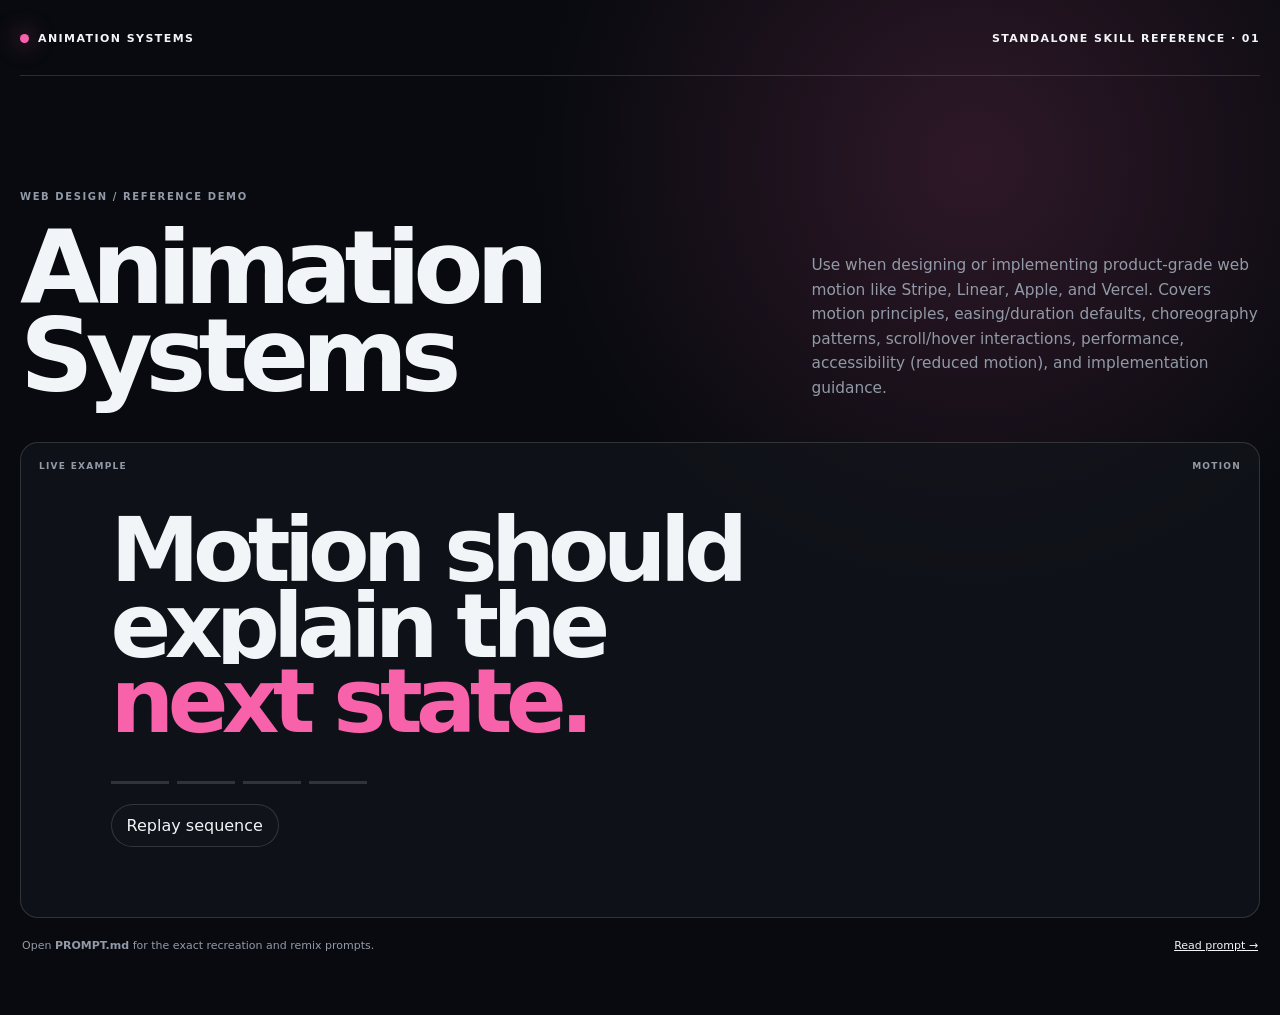
<file: .agents/skills/animation-systems/demo/index.html>
<!doctype html>
<html lang="en">
<head>
  <meta charset="utf-8">
  <meta name="viewport" content="width=device-width, initial-scale=1">
  <link rel="icon" href="data:,">
  <title>Animation Systems · Skill Demo</title>
  <style>:root{--bg:#080a0f;--panel:rgba(18,21,29,.72);--panelStrong:#121620;--ink:#f2f5f7;--muted:#929aa7;--line:rgba(255,255,255,.14);--accent:hsl(331 92% 68%);font-family:Inter,ui-sans-serif,system-ui,-apple-system,BlinkMacSystemFont,"Segoe UI",sans-serif;color:var(--ink);background:var(--bg)}
*{box-sizing:border-box}html{background:var(--bg);scroll-behavior:smooth}body{min-width:320px;margin:0;background:radial-gradient(circle at var(--mx,76%) var(--my,16%),color-mix(in srgb,var(--accent) 16%,transparent),transparent 34%),var(--bg);color:var(--ink)}button,a{font:inherit;color:inherit}button{border:1px solid var(--line);border-radius:999px;padding:11px 15px;background:var(--panel);cursor:pointer}button:hover,button:focus-visible{border-color:var(--accent);outline:2px solid color-mix(in srgb,var(--accent) 42%,transparent);outline-offset:3px}.shell{width:min(1280px,calc(100% - 40px));min-height:100svh;margin:auto;padding:22px 0 40px}.topbar{display:flex;align-items:center;justify-content:space-between;padding:10px 0 30px;border-bottom:1px solid var(--line);font-size:11px;font-weight:700;letter-spacing:.13em;text-transform:uppercase}.brand{display:flex;gap:9px;align-items:center}.brand i{width:9px;height:9px;border-radius:50%;background:var(--accent);box-shadow:0 0 24px var(--accent)}.topbar a{text-decoration:none}.intro{display:grid;grid-template-columns:minmax(0,1.25fr) minmax(260px,.75fr);gap:44px;align-items:end;padding:clamp(54px,9vw,116px) 0 42px}.intro small{display:block;margin-bottom:22px;color:var(--muted);font-size:10px;font-weight:700;letter-spacing:.16em;text-transform:uppercase}.intro h1{max-width:11ch;margin:0;font-size:clamp(48px,8vw,112px);font-weight:580;letter-spacing:-.075em;line-height:.86}.intro p{max-width:48ch;margin:0;color:var(--muted);font-size:clamp(14px,1.2vw,18px);line-height:1.6}.showcase{position:relative;min-height:470px;overflow:hidden;border:1px solid var(--line);border-radius:18px;background:var(--panel);isolation:isolate}.showcaseHeader{position:absolute;z-index:5;top:18px;right:18px;left:18px;display:flex;justify-content:space-between;color:var(--muted);font-size:9px;font-weight:700;letter-spacing:.14em;text-transform:uppercase;pointer-events:none}.layoutStudy{display:grid;grid-template-columns:1.15fr .85fr;min-height:470px}.layoutHero{display:flex;flex-direction:column;justify-content:flex-end;padding:clamp(28px,5vw,70px);border-right:1px solid var(--line)}.layoutHero>span,.kicker{color:var(--muted);font-size:10px;font-weight:700;letter-spacing:.14em;text-transform:uppercase}.layoutHero h2,.landing h2{max-width:9ch;margin:18px 0;font-size:clamp(42px,6vw,84px);line-height:.9;letter-spacing:-.065em}.layoutHero p,.landing p{max-width:38ch;color:var(--muted);line-height:1.55}.layoutCards{display:grid;grid-template-rows:repeat(3,1fr)}.layoutCards article{display:flex;align-items:end;justify-content:space-between;padding:26px;border-bottom:1px solid var(--line)}.layoutCards article:last-child{border:0}.layoutCards b{color:var(--accent);font-size:34px}.layoutCards span{text-transform:uppercase;font-size:10px;letter-spacing:.15em}.pricing{display:grid;grid-template-columns:repeat(3,1fr);gap:1px;min-height:470px;background:var(--line)}.pricing article{display:flex;flex-direction:column;padding:80px 28px 28px;background:var(--panelStrong)}.pricing article.featured{background:linear-gradient(160deg,color-mix(in srgb,var(--accent) 20%,var(--panelStrong)),var(--panelStrong))}.pricing p{font-size:11px;letter-spacing:.13em;text-transform:uppercase}.pricing strong{margin:24px 0 8px;font-size:56px;letter-spacing:-.06em}.pricing span{color:var(--muted)}.pricing button{margin-top:auto}.landing{display:flex;min-height:470px;flex-direction:column;justify-content:center;padding:clamp(40px,8vw,100px);background:radial-gradient(circle at 75% 36%,color-mix(in srgb,var(--accent) 45%,transparent),transparent 24%)}.landing .actions{display:flex;gap:10px;margin-top:24px}.landing .actions button:first-child{color:var(--bg);background:var(--ink)}.landing .proof{display:flex;gap:28px;margin-top:54px;color:var(--muted);font-size:11px}.marquee{display:flex;min-height:470px;align-items:center;overflow:hidden;-webkit-mask-image:linear-gradient(90deg,transparent,#000 15%,#000 85%,transparent);mask-image:linear-gradient(90deg,transparent,#000 15%,#000 85%,transparent)}.marqueeTrack{display:flex;width:max-content;animation:marquee 18s linear infinite}.marqueeTrack span{min-width:220px;padding:34px;border:1px solid var(--line);font-size:22px;font-weight:700;letter-spacing:-.04em;text-align:center}.iconGrid,.contactSheet{display:grid;grid-template-columns:repeat(3,1fr);gap:1px;min-height:470px;background:var(--line)}.iconGrid article,.contactSheet article{position:relative;padding:70px 28px 28px;background:var(--panelStrong)}.number{position:absolute;top:22px;right:22px;color:var(--accent);font-size:11px}.glyph{display:grid;width:110px;height:110px;place-items:center;margin:30px auto;border:1px solid var(--line);border-radius:34px;background:linear-gradient(145deg,color-mix(in srgb,var(--accent) 20%,transparent),transparent);font-size:48px}.iconGrid h3{text-align:center}.contactSheet .asset{height:280px;margin-bottom:22px;border-radius:2px;background-size:cover}.assetOne{background:radial-gradient(circle at 70% 30%,#d9f7ff,transparent 20%),linear-gradient(145deg,#203962,#8db3d6 48%,#d7d5c8)}.assetTwo{background:radial-gradient(circle at 50% 28%,#f1c6a2 0 10%,transparent 11%),linear-gradient(120deg,#1b2738,#754c5a 52%,#e1a77f)}.assetThree{background:repeating-radial-gradient(circle at 30% 65%,#c8b8ff 0 9px,#4c4274 10px 18px,#151629 19px 29px)}.contactSheet b,.contactSheet span{display:block}.contactSheet span{margin-top:8px;color:var(--muted);font-size:11px}.surfaceStudy{display:grid;grid-template-columns:1.4fr .6fr;grid-template-rows:1fr auto;gap:18px;min-height:470px;padding:70px 24px 24px}.surfaceStudy article{border:1px solid var(--line);border-radius:20px;background:linear-gradient(145deg,color-mix(in srgb,var(--accent) 12%,var(--panelStrong)),var(--panelStrong))}.surfaceHero{display:flex;grid-row:1/3;flex-direction:column;justify-content:flex-end;padding:42px}.surfaceHero strong{max-width:8ch;margin-top:20px;font-size:clamp(40px,5vw,72px);line-height:.92;letter-spacing:-.06em}.surfaceHero span,.surfaceCard span{color:var(--muted);font-size:10px;letter-spacing:.14em;text-transform:uppercase}.surfaceCard{display:flex;flex-direction:column;padding:26px}.surfaceCard b{margin:auto 0 4px;font-size:56px}.surfaceCard small{color:var(--muted)}.surfaceControl{align-self:end}.motionStage{display:flex;min-height:470px;flex-direction:column;justify-content:center;padding:70px clamp(28px,7vw,90px)}.maskLine{overflow:hidden;margin:0;font-size:clamp(44px,7vw,98px);font-weight:600;letter-spacing:-.075em;line-height:.84}.maskLine span{display:block;transform:translateY(110%);animation:wordIn .8s cubic-bezier(.16,1,.3,1) forwards}.maskLine:nth-child(2) span{animation-delay:.12s}.maskLine:nth-child(3) span{animation-delay:.24s}.accentLine{color:var(--accent)}.timeline{display:flex;gap:8px;margin:42px 0 20px}.timeline i{width:58px;height:3px;background:var(--line);transform-origin:left;animation:grow .8s .42s both}.timeline i:nth-child(2){animation-delay:.54s}.timeline i:nth-child(3){animation-delay:.66s}.timeline i:nth-child(4){animation-delay:.78s}.replay{width:max-content}.visualization{position:relative;min-height:470px}.visualization canvas{position:absolute;inset:0;width:100%;height:100%}.vizMeta{position:absolute;right:28px;bottom:24px;left:28px;display:grid;grid-template-columns:1fr auto 1fr;align-items:end;color:var(--muted);font-size:10px;letter-spacing:.14em;text-transform:uppercase}.vizMeta strong{color:var(--ink);font-size:48px;letter-spacing:-.06em}.vizMeta span:last-child{text-align:right}.simulation{position:relative;min-height:470px}.goo{position:absolute;inset:0;width:100%;height:100%}.goo circle{fill:var(--accent)}.orbA{animation:orbA 4.4s ease-in-out infinite alternate}.orbB{animation:orbB 5.1s ease-in-out infinite alternate}.reset{position:absolute;right:24px;bottom:24px}.demoNote{display:flex;justify-content:space-between;gap:24px;padding:20px 2px;color:var(--muted);font-size:11px;line-height:1.5}.demoNote a{color:var(--ink)}
.pricingWrap{min-height:470px;padding-top:52px}.billingBar{display:flex;align-items:center;justify-content:space-between;min-height:58px;padding:8px 20px;border-top:1px solid var(--line);color:var(--muted);font-size:10px;letter-spacing:.12em;text-transform:uppercase}.billingBar .billingToggle{padding:8px 12px;background:var(--panelStrong);font-size:10px}.pricingWrap .pricing{min-height:360px}.pricingWrap .pricing article{padding:42px 28px 28px}.vizMeta button{justify-self:end;padding:8px 11px;font-size:9px;letter-spacing:.1em;text-transform:uppercase}

@keyframes marquee{to{transform:translateX(-50%)}}@keyframes wordIn{to{transform:translateY(0)}}@keyframes grow{from{transform:scaleX(0)}to{transform:scaleX(1)}}@keyframes orbA{to{transform:translate(-120px,70px)}}@keyframes orbB{to{transform:translate(80px,120px)}}@media(max-width:760px){.intro{grid-template-columns:1fr;padding-top:60px}.intro h1{font-size:54px}.layoutStudy,.pricing,.iconGrid,.contactSheet,.surfaceStudy{grid-template-columns:1fr}.layoutHero{border-right:0;border-bottom:1px solid var(--line)}.pricing article{min-height:320px}.surfaceHero{grid-row:auto}.showcase{min-height:540px}.topbar span:last-child{display:none}.demoNote{flex-direction:column}.landing .proof{flex-direction:column;gap:8px}.vizMeta{grid-template-columns:1fr auto}.vizMeta span:last-child{display:none}}@media(prefers-reduced-motion:reduce){html{scroll-behavior:auto}.marqueeTrack,.maskLine span,.timeline i,.orbA,.orbB{animation:none;transform:none}}</style>
</head>
<body data-kind="motion" data-skill="animation-systems">
  <main class="shell">
    <nav class="topbar" aria-label="Demo navigation"><a class="brand" href="#"><i></i>Animation Systems</a><span>Standalone skill reference · 01</span></nav>
    <header class="intro">
      <div><small>web design / reference demo</small><h1>Animation Systems</h1></div>
      <p>Use when designing or implementing product-grade web motion like Stripe, Linear, Apple, and Vercel. Covers motion principles, easing/duration defaults, choreography patterns, scroll/hover interactions, performance, accessibility (reduced motion), and implementation guidance.</p>
    </header>
    <section class="showcase" aria-label="Animation Systems demonstration">
      <div class="showcaseHeader"><span>Live example</span><span>motion</span></div>
<div class="motionStage">
  <p class="maskLine"><span>Motion should</span></p>
  <p class="maskLine"><span>explain the</span></p>
  <p class="maskLine accentLine"><span>next state.</span></p>
  <div class="timeline"><i></i><i></i><i></i><i></i></div>
  <button class="replay">Replay sequence</button>
</div>
    </section>
    <footer class="demoNote"><span>Open <strong>PROMPT.md</strong> for the exact recreation and remix prompts.</span><a href="PROMPT.md">Read prompt →</a></footer>
  </main>
  <script>const reduced=matchMedia("(prefers-reduced-motion: reduce)").matches;addEventListener("pointermove",event=>{document.body.style.setProperty("--mx",event.clientX+"px");document.body.style.setProperty("--my",event.clientY+"px")},{passive:true});const billing=document.querySelector(".billingToggle");if(billing)billing.addEventListener("click",()=>{const annual=billing.getAttribute("aria-pressed")!=="true";billing.setAttribute("aria-pressed",String(annual));billing.textContent=annual?"Show monthly pricing":"Show annual pricing";document.querySelectorAll(".pricing strong").forEach(price=>price.textContent=annual?price.dataset.annual:price.dataset.monthly)});const replay=document.querySelector(".replay");if(replay)replay.addEventListener("click",()=>{document.querySelectorAll(".maskLine span,.timeline i").forEach(node=>{node.style.animation="none";node.offsetHeight;node.style.animation=""})});const reset=document.querySelector(".reset");if(reset)reset.addEventListener("click",()=>document.querySelectorAll(".orbA,.orbB").forEach(node=>{node.style.animation="none";node.offsetHeight;node.style.animation=""}));const canvas=document.querySelector("canvas");if(canvas&&!reduced){const context=canvas.getContext("2d");let width=0,height=0,frame=0,time=0;const mode="field";const bodies=Array.from({length:14},(_,i)=>({x:80+(i%7)*92,y:40+Math.floor(i/7)*70,vx:(i%3-1)*.7,vy:0,r:12+(i%4)*5}));const resetBodies=()=>bodies.forEach((body,i)=>{body.x=40+(i%7)*Math.max(32,(width-80)/6);body.y=35+Math.floor(i/7)*58;body.vx=(i%3-1)*.7;body.vy=0});const resetBodiesButton=document.querySelector(".resetBodies");if(resetBodiesButton)resetBodiesButton.addEventListener("click",resetBodies);const resize=()=>{const rect=canvas.getBoundingClientRect();const ratio=Math.min(devicePixelRatio||1,2);width=rect.width;height=rect.height;canvas.width=Math.round(width*ratio);canvas.height=Math.round(height*ratio);context.setTransform(ratio,0,0,ratio,0,0)};const draw=()=>{frame=requestAnimationFrame(draw);time+=.008;context.clearRect(0,0,width,height);const accent=getComputedStyle(document.documentElement).getPropertyValue("--accent").trim();if(mode==="globe"){const radius=Math.min(width,height)*.29;const cx=width*.5,cy=height*.47;context.fillStyle=accent;for(let i=0;i<360;i++){const phi=Math.acos(1-2*(i+.5)/360);const theta=Math.PI*(1+Math.sqrt(5))*i+time;const x=Math.sin(phi)*Math.cos(theta);const y=Math.cos(phi);const z=Math.sin(phi)*Math.sin(theta);const scale=(z+1.7)/2.7;context.globalAlpha=.16+.74*scale;context.beginPath();context.arc(cx+x*radius,cy+y*radius,Math.max(.7,2.2*scale),0,Math.PI*2);context.fill()}context.globalAlpha=.16;context.strokeStyle=accent;context.beginPath();context.ellipse(cx,cy+radius*.18,radius*1.34,radius*.34,time*.4,0,Math.PI*2);context.stroke()}else if(mode==="object"){const size=Math.min(width,height)*.24,cx=width*.5,cy=height*.48;const vertices=[[-1,-1,-1],[1,-1,-1],[1,1,-1],[-1,1,-1],[-1,-1,1],[1,-1,1],[1,1,1],[-1,1,1]];const edges=[[0,1],[1,2],[2,3],[3,0],[4,5],[5,6],[6,7],[7,4],[0,4],[1,5],[2,6],[3,7]];const points=vertices.map(([x,y,z])=>{const a=time*1.1,b=time*.73;const x1=x*Math.cos(a)-z*Math.sin(a),z1=x*Math.sin(a)+z*Math.cos(a),y1=y*Math.cos(b)-z1*Math.sin(b),z2=y*Math.sin(b)+z1*Math.cos(b),p=3.8/(z2+5);return{x:cx+x1*size*p,y:cy+y1*size*p,z:z2,p}});context.strokeStyle=accent;context.lineWidth=1.4;context.shadowColor=accent;context.shadowBlur=12;for(const [a,b] of edges){context.globalAlpha=.25+.45*((points[a].z+points[b].z+4)/8);context.beginPath();context.moveTo(points[a].x,points[a].y);context.lineTo(points[b].x,points[b].y);context.stroke()}context.fillStyle=accent;for(const point of points){context.globalAlpha=.55+.35*(point.z+2)/4;context.beginPath();context.arc(point.x,point.y,3.2*point.p,0,Math.PI*2);context.fill()}context.shadowBlur=0}else if(mode==="matter"){context.fillStyle=accent;for(const body of bodies){body.vy+=.16;body.x+=body.vx;body.y+=body.vy;if(body.x<body.r||body.x>width-body.r){body.vx*=-.94;body.x=Math.max(body.r,Math.min(width-body.r,body.x))}if(body.y>height-body.r-30){body.y=height-body.r-30;body.vy*=-.78}context.globalAlpha=.28+.45*(body.r/32);context.beginPath();context.arc(body.x,body.y,body.r,0,Math.PI*2);context.fill()}context.globalAlpha=.22;context.fillRect(0,height-31,width,1)}else{context.strokeStyle=accent;context.lineWidth=1;for(let i=0;i<18;i++){const y=(i/17)*height;context.globalAlpha=.08+.12*Math.sin(time+i*.4);context.beginPath();for(let x=0;x<=width;x+=12){const wave=Math.sin(x*.012+i*.54+time*3)*18*Math.sin(i/17*Math.PI);context.lineTo(x,y+wave)}context.stroke()}context.globalAlpha=.65;const x=width*(.52+.16*Math.sin(time*.6));const gradient=context.createLinearGradient(x,0,x+2,0);gradient.addColorStop(0,"transparent");gradient.addColorStop(.5,"white");gradient.addColorStop(1,"transparent");context.fillStyle=gradient;context.fillRect(x,0,3,height)}};resize();new ResizeObserver(resize).observe(canvas);const visibility=()=>{if(document.hidden){cancelAnimationFrame(frame);frame=0}else if(!frame)draw()};document.addEventListener("visibilitychange",visibility);draw();}</script>
</body>
</html>
</file>
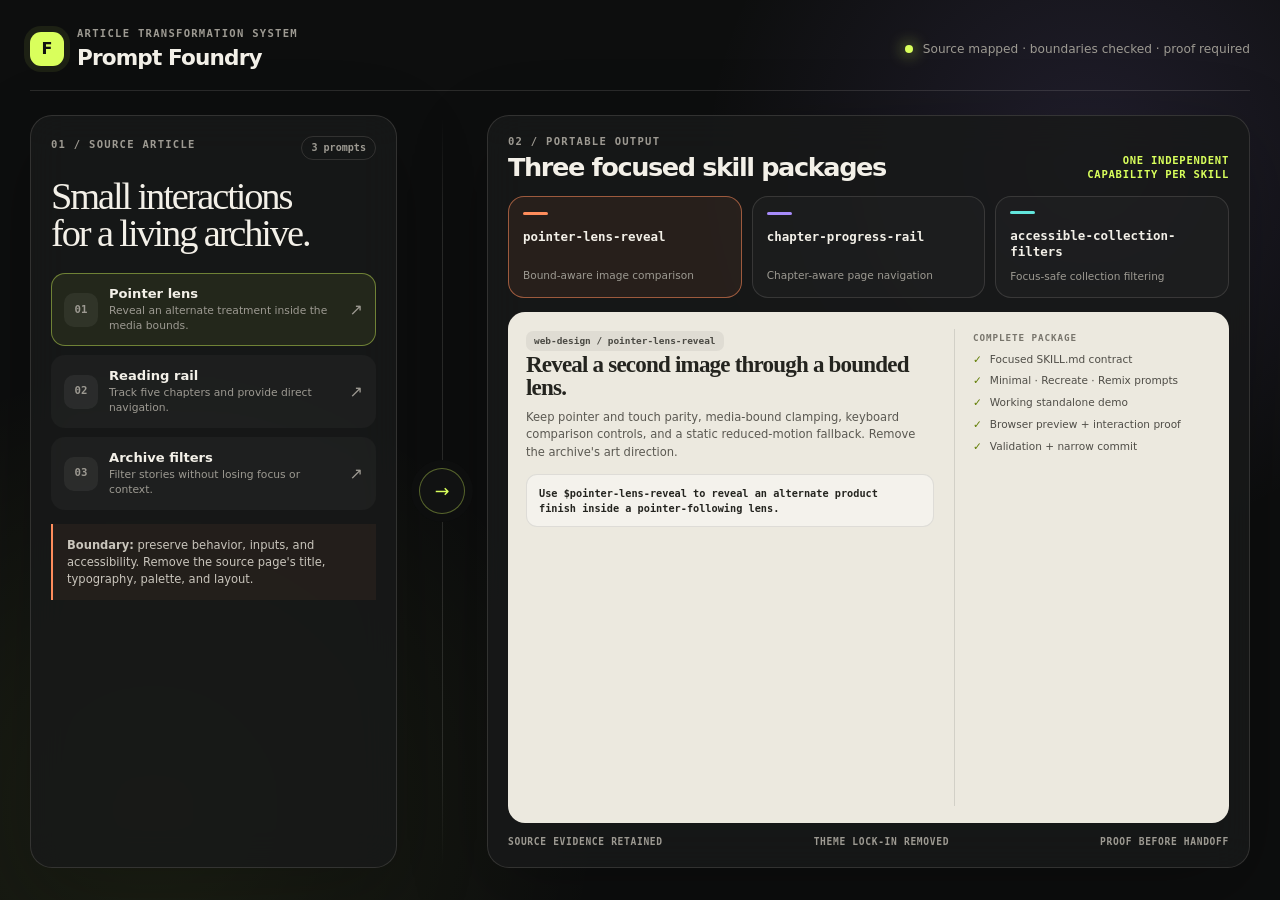
<file: .agents/skills/article-prompts-to-skills/demo/index.html>
<!doctype html>
<html lang="en">
<head>
  <meta charset="utf-8">
  <meta name="viewport" content="width=device-width, initial-scale=1">
  <title>Prompt Foundry — Article to Skill Packages</title>
  <style>
    :root {
      color-scheme: dark;
      --ink: #f3f0e8;
      --muted: #9d9a92;
      --line: rgba(243, 240, 232, 0.13);
      --panel: rgba(24, 25, 25, 0.86);
      --lime: #d9ff5c;
      --orange: #ff8d5c;
      --violet: #a78bfa;
      --cyan: #62e5dc;
      --radius: 22px;
    }

    * { box-sizing: border-box; }

    body {
      margin: 0;
      min-width: 320px;
      min-height: 100vh;
      color: var(--ink);
      background:
        radial-gradient(circle at 85% 18%, rgba(167, 139, 250, 0.13), transparent 24rem),
        radial-gradient(circle at 12% 90%, rgba(217, 255, 92, 0.08), transparent 28rem),
        #0d0e0e;
      font-family: Inter, ui-sans-serif, system-ui, -apple-system, BlinkMacSystemFont, "Segoe UI", sans-serif;
      -webkit-font-smoothing: antialiased;
    }

    button { font: inherit; }

    .shell {
      width: min(1440px, 100%);
      min-height: 100vh;
      margin: 0 auto;
      padding: 28px 30px 32px;
      display: grid;
      grid-template-rows: auto 1fr;
      gap: 24px;
    }

    header {
      display: flex;
      align-items: center;
      justify-content: space-between;
      gap: 24px;
      padding-bottom: 20px;
      border-bottom: 1px solid var(--line);
    }

    .brand {
      display: flex;
      align-items: center;
      gap: 13px;
      min-width: 0;
    }

    .brand-mark {
      width: 34px;
      aspect-ratio: 1;
      border-radius: 11px;
      display: grid;
      place-items: center;
      color: #111;
      background: var(--lime);
      box-shadow: 0 0 0 6px rgba(217, 255, 92, 0.08);
      font-weight: 900;
    }

    .brand h1 {
      margin: 0;
      font-size: clamp(1rem, 1.8vw, 1.35rem);
      letter-spacing: -0.04em;
    }

    .eyebrow {
      margin: 0 0 5px;
      color: var(--muted);
      font: 650 0.66rem/1.1 ui-monospace, SFMono-Regular, Menlo, monospace;
      letter-spacing: 0.12em;
      text-transform: uppercase;
    }

    .status {
      display: flex;
      align-items: center;
      gap: 10px;
      color: var(--muted);
      font-size: 0.76rem;
      white-space: nowrap;
    }

    .status::before {
      content: "";
      width: 8px;
      height: 8px;
      border-radius: 50%;
      background: var(--lime);
      box-shadow: 0 0 16px var(--lime);
    }

    main {
      min-height: 0;
      display: grid;
      grid-template-columns: minmax(250px, 0.76fr) 54px minmax(520px, 1.58fr);
      gap: 18px;
      align-items: stretch;
    }

    .panel {
      min-width: 0;
      padding: 20px;
      border: 1px solid var(--line);
      border-radius: var(--radius);
      background: var(--panel);
      box-shadow: 0 24px 80px rgba(0, 0, 0, 0.24);
      backdrop-filter: blur(18px);
    }

    .panel-head {
      display: flex;
      align-items: center;
      justify-content: space-between;
      gap: 16px;
      margin-bottom: 18px;
    }

    .counter {
      padding: 6px 9px;
      border: 1px solid var(--line);
      border-radius: 999px;
      color: var(--muted);
      font: 700 0.63rem/1 ui-monospace, SFMono-Regular, Menlo, monospace;
    }

    .source-title {
      margin: 0 0 22px;
      max-width: 14ch;
      font: 500 clamp(1.9rem, 3vw, 3.4rem)/0.96 Georgia, serif;
      letter-spacing: -0.055em;
    }

    .prompt-list {
      display: grid;
      gap: 9px;
    }

    .prompt {
      width: 100%;
      display: grid;
      grid-template-columns: 34px 1fr auto;
      gap: 11px;
      align-items: center;
      padding: 12px;
      border: 1px solid transparent;
      border-radius: 14px;
      color: var(--ink);
      background: rgba(255, 255, 255, 0.035);
      text-align: left;
      cursor: pointer;
      transition: border-color 180ms ease, background 180ms ease, transform 180ms ease;
    }

    .prompt:hover { transform: translateY(-1px); }
    .prompt[aria-pressed="true"] {
      border-color: rgba(217, 255, 92, 0.42);
      background: rgba(217, 255, 92, 0.075);
    }

    .prompt:focus-visible,
    .skill-card:focus-visible {
      outline: 2px solid var(--lime);
      outline-offset: 3px;
    }

    .num {
      width: 34px;
      aspect-ratio: 1;
      display: grid;
      place-items: center;
      border-radius: 10px;
      background: rgba(255, 255, 255, 0.06);
      color: var(--muted);
      font: 700 0.67rem/1 ui-monospace, SFMono-Regular, Menlo, monospace;
    }

    .prompt strong {
      display: block;
      margin-bottom: 3px;
      font-size: 0.82rem;
    }

    .prompt small {
      display: block;
      color: var(--muted);
      font-size: 0.67rem;
      line-height: 1.35;
    }

    .arrow { color: var(--muted); }

    .boundary {
      margin-top: 14px;
      padding: 13px 14px;
      border-left: 2px solid var(--orange);
      color: #c9c5bc;
      background: rgba(255, 141, 92, 0.055);
      font-size: 0.72rem;
      line-height: 1.45;
    }

    .transform {
      display: flex;
      align-items: center;
      justify-content: center;
      position: relative;
    }

    .transform::before {
      content: "";
      position: absolute;
      inset: 0 50%;
      width: 1px;
      background: linear-gradient(transparent, var(--line) 15%, var(--line) 85%, transparent);
    }

    .transform-mark {
      z-index: 1;
      width: 46px;
      aspect-ratio: 1;
      display: grid;
      place-items: center;
      border: 1px solid rgba(217, 255, 92, 0.35);
      border-radius: 50%;
      color: var(--lime);
      background: #111212;
      box-shadow: 0 0 0 8px #0d0e0e;
      font-size: 1.1rem;
    }

    .output-panel {
      display: grid;
      grid-template-rows: auto auto 1fr;
      gap: 14px;
    }

    .output-intro {
      display: flex;
      align-items: end;
      justify-content: space-between;
      gap: 20px;
    }

    .output-intro h2 {
      margin: 0;
      font-size: clamp(1.35rem, 2vw, 2.15rem);
      letter-spacing: -0.055em;
    }

    .rule {
      color: var(--lime);
      font: 700 0.66rem/1.4 ui-monospace, SFMono-Regular, Menlo, monospace;
      text-align: right;
      text-transform: uppercase;
      letter-spacing: 0.07em;
    }

    .skill-grid {
      display: grid;
      grid-template-columns: repeat(3, minmax(0, 1fr));
      gap: 10px;
    }

    .skill-card {
      min-width: 0;
      padding: 14px;
      border: 1px solid var(--line);
      border-radius: 16px;
      background: rgba(255, 255, 255, 0.025);
      color: var(--ink);
      text-align: left;
      cursor: pointer;
      transition: border-color 180ms ease, transform 180ms ease, background 180ms ease;
    }

    .skill-card:hover { transform: translateY(-2px); }
    .skill-card[aria-selected="true"] {
      border-color: color-mix(in srgb, var(--accent) 55%, transparent);
      background: color-mix(in srgb, var(--accent) 8%, transparent);
    }

    .skill-card::before {
      content: "";
      display: block;
      width: 25px;
      height: 3px;
      margin-bottom: 14px;
      border-radius: 99px;
      background: var(--accent);
    }

    .skill-card:nth-child(1) { --accent: var(--orange); }
    .skill-card:nth-child(2) { --accent: var(--violet); }
    .skill-card:nth-child(3) { --accent: var(--cyan); }

    .skill-card strong {
      display: block;
      min-height: 2.5em;
      font: 700 0.78rem/1.3 ui-monospace, SFMono-Regular, Menlo, monospace;
      overflow-wrap: anywhere;
    }

    .skill-card span {
      display: block;
      margin-top: 8px;
      color: var(--muted);
      font-size: 0.66rem;
      line-height: 1.4;
    }

    .detail {
      min-height: 0;
      padding: 17px 18px;
      border-radius: 17px;
      color: #24241f;
      background: #ece9df;
      display: grid;
      grid-template-columns: minmax(0, 1fr) minmax(190px, 0.63fr);
      gap: 20px;
      overflow: hidden;
    }

    .detail h3 {
      margin: 2px 0 10px;
      font: 650 clamp(1.25rem, 1.8vw, 1.8rem)/1 Georgia, serif;
      letter-spacing: -0.035em;
    }

    .path {
      display: inline-flex;
      padding: 5px 8px;
      border-radius: 7px;
      color: #4a4943;
      background: rgba(0, 0, 0, 0.055);
      font: 700 0.59rem/1 ui-monospace, SFMono-Regular, Menlo, monospace;
    }

    .detail-copy {
      margin: 0;
      max-width: 60ch;
      color: #5b5952;
      font-size: 0.72rem;
      line-height: 1.5;
    }

    .prompt-box {
      margin-top: 13px;
      padding: 11px 12px;
      border: 1px solid rgba(0, 0, 0, 0.09);
      border-radius: 11px;
      background: rgba(255, 255, 255, 0.42);
      font: 600 0.64rem/1.45 ui-monospace, SFMono-Regular, Menlo, monospace;
    }

    .checks {
      align-self: stretch;
      padding-left: 18px;
      border-left: 1px solid rgba(0, 0, 0, 0.11);
    }

    .checks h4 {
      margin: 4px 0 10px;
      color: #77746b;
      font: 800 0.58rem/1 ui-monospace, SFMono-Regular, Menlo, monospace;
      letter-spacing: 0.1em;
      text-transform: uppercase;
    }

    .checks ul {
      list-style: none;
      margin: 0;
      padding: 0;
      display: grid;
      gap: 8px;
    }

    .checks li {
      display: flex;
      gap: 8px;
      color: #4f4d47;
      font-size: 0.66rem;
      line-height: 1.3;
    }

    .checks li::before {
      content: "✓";
      color: #607c00;
      font-weight: 900;
    }

    .footer-note {
      display: flex;
      justify-content: space-between;
      gap: 14px;
      color: var(--muted);
      font: 650 0.6rem/1 ui-monospace, SFMono-Regular, Menlo, monospace;
      text-transform: uppercase;
      letter-spacing: 0.07em;
    }

    @media (max-width: 980px) {
      .shell { padding: 22px; }
      main { grid-template-columns: 0.82fr 38px 1.35fr; }
      .detail { grid-template-columns: 1fr; }
      .checks { padding: 13px 0 0; border-left: 0; border-top: 1px solid rgba(0,0,0,.11); }
    }

    @media (max-width: 760px) {
      .shell { padding: 18px 14px 24px; }
      header { align-items: flex-start; }
      .status { display: none; }
      main { grid-template-columns: 1fr; }
      .transform { min-height: 32px; }
      .transform::before { inset: 50% 0; width: auto; height: 1px; }
      .transform-mark { transform: rotate(90deg); }
      .skill-grid { grid-template-columns: 1fr; }
      .skill-card { display: grid; grid-template-columns: 28px minmax(0, 1fr); column-gap: 9px; }
      .skill-card::before { grid-row: 1 / 3; width: 3px; height: 100%; margin: 0; }
      .skill-card strong { min-height: 0; }
      .skill-card span { margin-top: 4px; }
      .output-intro { align-items: flex-start; }
      .rule { max-width: 13ch; }
    }

    @media (prefers-reduced-motion: reduce) {
      *, *::before, *::after { scroll-behavior: auto !important; transition-duration: 0.001ms !important; }
    }
  </style>
</head>
<body>
  <div class="shell">
    <header>
      <div class="brand">
        <div class="brand-mark" aria-hidden="true">F</div>
        <div>
          <p class="eyebrow">Article transformation system</p>
          <h1>Prompt Foundry</h1>
        </div>
      </div>
      <div class="status">Source mapped · boundaries checked · proof required</div>
    </header>

    <main>
      <section class="panel source-panel" aria-labelledby="source-title">
        <div class="panel-head">
          <p class="eyebrow">01 / source article</p>
          <span class="counter">3 prompts</span>
        </div>
        <h2 class="source-title" id="source-title">Small interactions for a living archive.</h2>

        <div class="prompt-list" aria-label="Source prompts">
          <button class="prompt" type="button" data-skill="lens" aria-pressed="true">
            <span class="num">01</span>
            <span><strong>Pointer lens</strong><small>Reveal an alternate treatment inside the media bounds.</small></span>
            <span class="arrow" aria-hidden="true">↗</span>
          </button>
          <button class="prompt" type="button" data-skill="rail" aria-pressed="false">
            <span class="num">02</span>
            <span><strong>Reading rail</strong><small>Track five chapters and provide direct navigation.</small></span>
            <span class="arrow" aria-hidden="true">↗</span>
          </button>
          <button class="prompt" type="button" data-skill="filters" aria-pressed="false">
            <span class="num">03</span>
            <span><strong>Archive filters</strong><small>Filter stories without losing focus or context.</small></span>
            <span class="arrow" aria-hidden="true">↗</span>
          </button>
        </div>

        <div class="boundary"><strong>Boundary:</strong> preserve behavior, inputs, and accessibility. Remove the source page's title, typography, palette, and layout.</div>
      </section>

      <div class="transform" aria-hidden="true"><div class="transform-mark">→</div></div>

      <section class="panel output-panel" aria-labelledby="output-title">
        <div class="output-intro">
          <div>
            <p class="eyebrow">02 / portable output</p>
            <h2 id="output-title">Three focused skill packages</h2>
          </div>
          <div class="rule">One independent<br>capability per skill</div>
        </div>

        <div class="skill-grid" role="tablist" aria-label="Proposed skills">
          <button class="skill-card" id="tab-lens" type="button" role="tab" data-skill="lens" aria-controls="skill-detail" aria-selected="true">
            <strong>pointer-lens-reveal</strong>
            <span>Bound-aware image comparison</span>
          </button>
          <button class="skill-card" id="tab-rail" type="button" role="tab" data-skill="rail" aria-controls="skill-detail" aria-selected="false">
            <strong>chapter-progress-rail</strong>
            <span>Chapter-aware page navigation</span>
          </button>
          <button class="skill-card" id="tab-filters" type="button" role="tab" data-skill="filters" aria-controls="skill-detail" aria-selected="false">
            <strong>accessible-collection-filters</strong>
            <span>Focus-safe collection filtering</span>
          </button>
        </div>

        <div class="detail" id="skill-detail" role="tabpanel" aria-labelledby="tab-lens" tabindex="0">
          <div>
            <span class="path" id="detail-path">web-design / pointer-lens-reveal</span>
            <h3 id="detail-title">Reveal a second image through a bounded lens.</h3>
            <p class="detail-copy" id="detail-copy">Keep pointer and touch parity, media-bound clamping, keyboard comparison controls, and a static reduced-motion fallback. Remove the archive's art direction.</p>
            <div class="prompt-box" id="detail-prompt">Use $pointer-lens-reveal to reveal an alternate product finish inside a pointer-following lens.</div>
          </div>
          <aside class="checks" aria-label="Package checklist">
            <h4>Complete package</h4>
            <ul>
              <li>Focused SKILL.md contract</li>
              <li>Minimal · Recreate · Remix prompts</li>
              <li>Working standalone demo</li>
              <li>Browser preview + interaction proof</li>
              <li>Validation + narrow commit</li>
            </ul>
          </aside>
        </div>

        <div class="footer-note"><span>Source evidence retained</span><span>Theme lock-in removed</span><span>Proof before handoff</span></div>
      </section>
    </main>
  </div>

  <script>
    const skills = {
      lens: {
        path: "web-design / pointer-lens-reveal",
        title: "Reveal a second image through a bounded lens.",
        copy: "Keep pointer and touch parity, media-bound clamping, keyboard comparison controls, and a static reduced-motion fallback. Remove the archive's art direction.",
        prompt: "Use $pointer-lens-reveal to reveal an alternate product finish inside a pointer-following lens."
      },
      rail: {
        path: "web-design / chapter-progress-rail",
        title: "Connect reading progress to direct chapter navigation.",
        copy: "Keep viewport-center section detection, anchored navigation, visible keyboard focus, and responsive collapse. Remove the source article's chapter count and rail styling.",
        prompt: "Use $chapter-progress-rail to add an accessible five-chapter progress rail to this product story."
      },
      filters: {
        path: "web-design / accessible-collection-filters",
        title: "Filter a collection without losing focus or context.",
        copy: "Keep live result announcements, focus preservation, deterministic filtering, and the no-motion layout fallback. Remove the source topics, cards, and editorial palette.",
        prompt: "Use $accessible-collection-filters to add focus-safe topic filters to this resource library."
      }
    };

    const sourceButtons = [...document.querySelectorAll(".prompt")];
    const skillButtons = [...document.querySelectorAll(".skill-card")];
    const detail = document.querySelector("#skill-detail");
    const path = document.querySelector("#detail-path");
    const title = document.querySelector("#detail-title");
    const copy = document.querySelector("#detail-copy");
    const prompt = document.querySelector("#detail-prompt");

    function selectSkill(key, moveFocus = false) {
      const data = skills[key];
      sourceButtons.forEach((button) => button.setAttribute("aria-pressed", String(button.dataset.skill === key)));
      skillButtons.forEach((button) => {
        const selected = button.dataset.skill === key;
        button.setAttribute("aria-selected", String(selected));
        button.tabIndex = selected ? 0 : -1;
        if (selected) detail.setAttribute("aria-labelledby", button.id);
      });
      path.textContent = data.path;
      title.textContent = data.title;
      copy.textContent = data.copy;
      prompt.textContent = data.prompt;
      if (moveFocus) skillButtons.find((button) => button.dataset.skill === key).focus();
    }

    [...sourceButtons, ...skillButtons].forEach((button) => {
      button.addEventListener("click", () => selectSkill(button.dataset.skill));
    });

    skillButtons.forEach((button, index) => {
      button.addEventListener("keydown", (event) => {
        if (!['ArrowLeft', 'ArrowRight'].includes(event.key)) return;
        event.preventDefault();
        const direction = event.key === 'ArrowRight' ? 1 : -1;
        const next = (index + direction + skillButtons.length) % skillButtons.length;
        selectSkill(skillButtons[next].dataset.skill, true);
      });
    });
  </script>
</body>
</html>
</file>
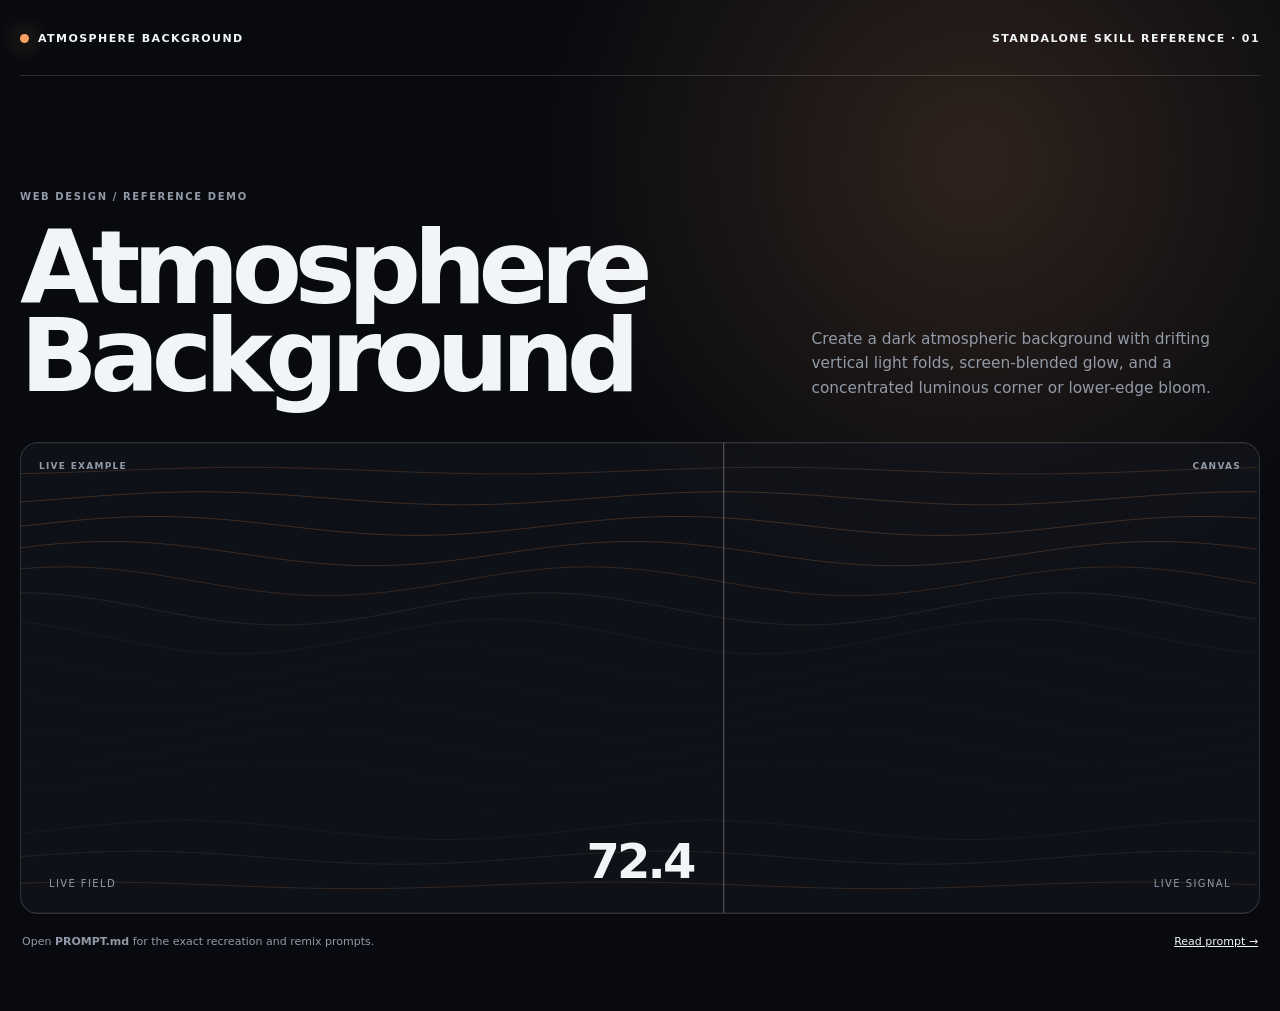
<file: .agents/skills/atmosphere-background/demo/index.html>
<!doctype html>
<html lang="en">
<head>
  <meta charset="utf-8">
  <meta name="viewport" content="width=device-width, initial-scale=1">
  <link rel="icon" href="data:,">
  <title>Atmosphere Background · Skill Demo</title>
  <style>:root{--bg:#080a0f;--panel:rgba(18,21,29,.72);--panelStrong:#121620;--ink:#f2f5f7;--muted:#929aa7;--line:rgba(255,255,255,.14);--accent:hsl(25 92% 68%);font-family:Inter,ui-sans-serif,system-ui,-apple-system,BlinkMacSystemFont,"Segoe UI",sans-serif;color:var(--ink);background:var(--bg)}
*{box-sizing:border-box}html{background:var(--bg);scroll-behavior:smooth}body{min-width:320px;margin:0;background:radial-gradient(circle at var(--mx,76%) var(--my,16%),color-mix(in srgb,var(--accent) 16%,transparent),transparent 34%),var(--bg);color:var(--ink)}button,a{font:inherit;color:inherit}button{border:1px solid var(--line);border-radius:999px;padding:11px 15px;background:var(--panel);cursor:pointer}button:hover,button:focus-visible{border-color:var(--accent);outline:2px solid color-mix(in srgb,var(--accent) 42%,transparent);outline-offset:3px}.shell{width:min(1280px,calc(100% - 40px));min-height:100svh;margin:auto;padding:22px 0 40px}.topbar{display:flex;align-items:center;justify-content:space-between;padding:10px 0 30px;border-bottom:1px solid var(--line);font-size:11px;font-weight:700;letter-spacing:.13em;text-transform:uppercase}.brand{display:flex;gap:9px;align-items:center}.brand i{width:9px;height:9px;border-radius:50%;background:var(--accent);box-shadow:0 0 24px var(--accent)}.topbar a{text-decoration:none}.intro{display:grid;grid-template-columns:minmax(0,1.25fr) minmax(260px,.75fr);gap:44px;align-items:end;padding:clamp(54px,9vw,116px) 0 42px}.intro small{display:block;margin-bottom:22px;color:var(--muted);font-size:10px;font-weight:700;letter-spacing:.16em;text-transform:uppercase}.intro h1{max-width:11ch;margin:0;font-size:clamp(48px,8vw,112px);font-weight:580;letter-spacing:-.075em;line-height:.86}.intro p{max-width:48ch;margin:0;color:var(--muted);font-size:clamp(14px,1.2vw,18px);line-height:1.6}.showcase{position:relative;min-height:470px;overflow:hidden;border:1px solid var(--line);border-radius:18px;background:var(--panel);isolation:isolate}.showcaseHeader{position:absolute;z-index:5;top:18px;right:18px;left:18px;display:flex;justify-content:space-between;color:var(--muted);font-size:9px;font-weight:700;letter-spacing:.14em;text-transform:uppercase;pointer-events:none}.layoutStudy{display:grid;grid-template-columns:1.15fr .85fr;min-height:470px}.layoutHero{display:flex;flex-direction:column;justify-content:flex-end;padding:clamp(28px,5vw,70px);border-right:1px solid var(--line)}.layoutHero>span,.kicker{color:var(--muted);font-size:10px;font-weight:700;letter-spacing:.14em;text-transform:uppercase}.layoutHero h2,.landing h2{max-width:9ch;margin:18px 0;font-size:clamp(42px,6vw,84px);line-height:.9;letter-spacing:-.065em}.layoutHero p,.landing p{max-width:38ch;color:var(--muted);line-height:1.55}.layoutCards{display:grid;grid-template-rows:repeat(3,1fr)}.layoutCards article{display:flex;align-items:end;justify-content:space-between;padding:26px;border-bottom:1px solid var(--line)}.layoutCards article:last-child{border:0}.layoutCards b{color:var(--accent);font-size:34px}.layoutCards span{text-transform:uppercase;font-size:10px;letter-spacing:.15em}.pricing{display:grid;grid-template-columns:repeat(3,1fr);gap:1px;min-height:470px;background:var(--line)}.pricing article{display:flex;flex-direction:column;padding:80px 28px 28px;background:var(--panelStrong)}.pricing article.featured{background:linear-gradient(160deg,color-mix(in srgb,var(--accent) 20%,var(--panelStrong)),var(--panelStrong))}.pricing p{font-size:11px;letter-spacing:.13em;text-transform:uppercase}.pricing strong{margin:24px 0 8px;font-size:56px;letter-spacing:-.06em}.pricing span{color:var(--muted)}.pricing button{margin-top:auto}.landing{display:flex;min-height:470px;flex-direction:column;justify-content:center;padding:clamp(40px,8vw,100px);background:radial-gradient(circle at 75% 36%,color-mix(in srgb,var(--accent) 45%,transparent),transparent 24%)}.landing .actions{display:flex;gap:10px;margin-top:24px}.landing .actions button:first-child{color:var(--bg);background:var(--ink)}.landing .proof{display:flex;gap:28px;margin-top:54px;color:var(--muted);font-size:11px}.marquee{display:flex;min-height:470px;align-items:center;overflow:hidden;-webkit-mask-image:linear-gradient(90deg,transparent,#000 15%,#000 85%,transparent);mask-image:linear-gradient(90deg,transparent,#000 15%,#000 85%,transparent)}.marqueeTrack{display:flex;width:max-content;animation:marquee 18s linear infinite}.marqueeTrack span{min-width:220px;padding:34px;border:1px solid var(--line);font-size:22px;font-weight:700;letter-spacing:-.04em;text-align:center}.iconGrid,.contactSheet{display:grid;grid-template-columns:repeat(3,1fr);gap:1px;min-height:470px;background:var(--line)}.iconGrid article,.contactSheet article{position:relative;padding:70px 28px 28px;background:var(--panelStrong)}.number{position:absolute;top:22px;right:22px;color:var(--accent);font-size:11px}.glyph{display:grid;width:110px;height:110px;place-items:center;margin:30px auto;border:1px solid var(--line);border-radius:34px;background:linear-gradient(145deg,color-mix(in srgb,var(--accent) 20%,transparent),transparent);font-size:48px}.iconGrid h3{text-align:center}.contactSheet .asset{height:280px;margin-bottom:22px;border-radius:2px;background-size:cover}.assetOne{background:radial-gradient(circle at 70% 30%,#d9f7ff,transparent 20%),linear-gradient(145deg,#203962,#8db3d6 48%,#d7d5c8)}.assetTwo{background:radial-gradient(circle at 50% 28%,#f1c6a2 0 10%,transparent 11%),linear-gradient(120deg,#1b2738,#754c5a 52%,#e1a77f)}.assetThree{background:repeating-radial-gradient(circle at 30% 65%,#c8b8ff 0 9px,#4c4274 10px 18px,#151629 19px 29px)}.contactSheet b,.contactSheet span{display:block}.contactSheet span{margin-top:8px;color:var(--muted);font-size:11px}.surfaceStudy{display:grid;grid-template-columns:1.4fr .6fr;grid-template-rows:1fr auto;gap:18px;min-height:470px;padding:70px 24px 24px}.surfaceStudy article{border:1px solid var(--line);border-radius:20px;background:linear-gradient(145deg,color-mix(in srgb,var(--accent) 12%,var(--panelStrong)),var(--panelStrong))}.surfaceHero{display:flex;grid-row:1/3;flex-direction:column;justify-content:flex-end;padding:42px}.surfaceHero strong{max-width:8ch;margin-top:20px;font-size:clamp(40px,5vw,72px);line-height:.92;letter-spacing:-.06em}.surfaceHero span,.surfaceCard span{color:var(--muted);font-size:10px;letter-spacing:.14em;text-transform:uppercase}.surfaceCard{display:flex;flex-direction:column;padding:26px}.surfaceCard b{margin:auto 0 4px;font-size:56px}.surfaceCard small{color:var(--muted)}.surfaceControl{align-self:end}.motionStage{display:flex;min-height:470px;flex-direction:column;justify-content:center;padding:70px clamp(28px,7vw,90px)}.maskLine{overflow:hidden;margin:0;font-size:clamp(44px,7vw,98px);font-weight:600;letter-spacing:-.075em;line-height:.84}.maskLine span{display:block;transform:translateY(110%);animation:wordIn .8s cubic-bezier(.16,1,.3,1) forwards}.maskLine:nth-child(2) span{animation-delay:.12s}.maskLine:nth-child(3) span{animation-delay:.24s}.accentLine{color:var(--accent)}.timeline{display:flex;gap:8px;margin:42px 0 20px}.timeline i{width:58px;height:3px;background:var(--line);transform-origin:left;animation:grow .8s .42s both}.timeline i:nth-child(2){animation-delay:.54s}.timeline i:nth-child(3){animation-delay:.66s}.timeline i:nth-child(4){animation-delay:.78s}.replay{width:max-content}.visualization{position:relative;min-height:470px}.visualization canvas{position:absolute;inset:0;width:100%;height:100%}.vizMeta{position:absolute;right:28px;bottom:24px;left:28px;display:grid;grid-template-columns:1fr auto 1fr;align-items:end;color:var(--muted);font-size:10px;letter-spacing:.14em;text-transform:uppercase}.vizMeta strong{color:var(--ink);font-size:48px;letter-spacing:-.06em}.vizMeta span:last-child{text-align:right}.simulation{position:relative;min-height:470px}.goo{position:absolute;inset:0;width:100%;height:100%}.goo circle{fill:var(--accent)}.orbA{animation:orbA 4.4s ease-in-out infinite alternate}.orbB{animation:orbB 5.1s ease-in-out infinite alternate}.reset{position:absolute;right:24px;bottom:24px}.demoNote{display:flex;justify-content:space-between;gap:24px;padding:20px 2px;color:var(--muted);font-size:11px;line-height:1.5}.demoNote a{color:var(--ink)}
.pricingWrap{min-height:470px;padding-top:52px}.billingBar{display:flex;align-items:center;justify-content:space-between;min-height:58px;padding:8px 20px;border-top:1px solid var(--line);color:var(--muted);font-size:10px;letter-spacing:.12em;text-transform:uppercase}.billingBar .billingToggle{padding:8px 12px;background:var(--panelStrong);font-size:10px}.pricingWrap .pricing{min-height:360px}.pricingWrap .pricing article{padding:42px 28px 28px}.vizMeta button{justify-self:end;padding:8px 11px;font-size:9px;letter-spacing:.1em;text-transform:uppercase}

@keyframes marquee{to{transform:translateX(-50%)}}@keyframes wordIn{to{transform:translateY(0)}}@keyframes grow{from{transform:scaleX(0)}to{transform:scaleX(1)}}@keyframes orbA{to{transform:translate(-120px,70px)}}@keyframes orbB{to{transform:translate(80px,120px)}}@media(max-width:760px){.intro{grid-template-columns:1fr;padding-top:60px}.intro h1{font-size:54px}.layoutStudy,.pricing,.iconGrid,.contactSheet,.surfaceStudy{grid-template-columns:1fr}.layoutHero{border-right:0;border-bottom:1px solid var(--line)}.pricing article{min-height:320px}.surfaceHero{grid-row:auto}.showcase{min-height:540px}.topbar span:last-child{display:none}.demoNote{flex-direction:column}.landing .proof{flex-direction:column;gap:8px}.vizMeta{grid-template-columns:1fr auto}.vizMeta span:last-child{display:none}}@media(prefers-reduced-motion:reduce){html{scroll-behavior:auto}.marqueeTrack,.maskLine span,.timeline i,.orbA,.orbB{animation:none;transform:none}}</style>
</head>
<body data-kind="canvas" data-skill="atmosphere-background">
  <main class="shell">
    <nav class="topbar" aria-label="Demo navigation"><a class="brand" href="#"><i></i>Atmosphere Background</a><span>Standalone skill reference · 01</span></nav>
    <header class="intro">
      <div><small>web design / reference demo</small><h1>Atmosphere Background</h1></div>
      <p>Create a dark atmospheric background with drifting vertical light folds, screen-blended glow, and a concentrated luminous corner or lower-edge bloom.</p>
    </header>
    <section class="showcase" aria-label="Atmosphere Background demonstration">
      <div class="showcaseHeader"><span>Live example</span><span>canvas</span></div>
<div class="visualization">
  <canvas aria-label="Atmosphere Background procedural visualization"></canvas>
  <div class="vizMeta"><span>Live field</span><strong>72.4</strong><span>Live signal</span></div>
</div>
    </section>
    <footer class="demoNote"><span>Open <strong>PROMPT.md</strong> for the exact recreation and remix prompts.</span><a href="PROMPT.md">Read prompt →</a></footer>
  </main>
  <script>const reduced=matchMedia("(prefers-reduced-motion: reduce)").matches;addEventListener("pointermove",event=>{document.body.style.setProperty("--mx",event.clientX+"px");document.body.style.setProperty("--my",event.clientY+"px")},{passive:true});const billing=document.querySelector(".billingToggle");if(billing)billing.addEventListener("click",()=>{const annual=billing.getAttribute("aria-pressed")!=="true";billing.setAttribute("aria-pressed",String(annual));billing.textContent=annual?"Show monthly pricing":"Show annual pricing";document.querySelectorAll(".pricing strong").forEach(price=>price.textContent=annual?price.dataset.annual:price.dataset.monthly)});const replay=document.querySelector(".replay");if(replay)replay.addEventListener("click",()=>{document.querySelectorAll(".maskLine span,.timeline i").forEach(node=>{node.style.animation="none";node.offsetHeight;node.style.animation=""})});const reset=document.querySelector(".reset");if(reset)reset.addEventListener("click",()=>document.querySelectorAll(".orbA,.orbB").forEach(node=>{node.style.animation="none";node.offsetHeight;node.style.animation=""}));const canvas=document.querySelector("canvas");if(canvas&&!reduced){const context=canvas.getContext("2d");let width=0,height=0,frame=0,time=0;const mode="field";const bodies=Array.from({length:14},(_,i)=>({x:80+(i%7)*92,y:40+Math.floor(i/7)*70,vx:(i%3-1)*.7,vy:0,r:12+(i%4)*5}));const resetBodies=()=>bodies.forEach((body,i)=>{body.x=40+(i%7)*Math.max(32,(width-80)/6);body.y=35+Math.floor(i/7)*58;body.vx=(i%3-1)*.7;body.vy=0});const resetBodiesButton=document.querySelector(".resetBodies");if(resetBodiesButton)resetBodiesButton.addEventListener("click",resetBodies);const resize=()=>{const rect=canvas.getBoundingClientRect();const ratio=Math.min(devicePixelRatio||1,2);width=rect.width;height=rect.height;canvas.width=Math.round(width*ratio);canvas.height=Math.round(height*ratio);context.setTransform(ratio,0,0,ratio,0,0)};const draw=()=>{frame=requestAnimationFrame(draw);time+=.008;context.clearRect(0,0,width,height);const accent=getComputedStyle(document.documentElement).getPropertyValue("--accent").trim();if(mode==="globe"){const radius=Math.min(width,height)*.29;const cx=width*.5,cy=height*.47;context.fillStyle=accent;for(let i=0;i<360;i++){const phi=Math.acos(1-2*(i+.5)/360);const theta=Math.PI*(1+Math.sqrt(5))*i+time;const x=Math.sin(phi)*Math.cos(theta);const y=Math.cos(phi);const z=Math.sin(phi)*Math.sin(theta);const scale=(z+1.7)/2.7;context.globalAlpha=.16+.74*scale;context.beginPath();context.arc(cx+x*radius,cy+y*radius,Math.max(.7,2.2*scale),0,Math.PI*2);context.fill()}context.globalAlpha=.16;context.strokeStyle=accent;context.beginPath();context.ellipse(cx,cy+radius*.18,radius*1.34,radius*.34,time*.4,0,Math.PI*2);context.stroke()}else if(mode==="object"){const size=Math.min(width,height)*.24,cx=width*.5,cy=height*.48;const vertices=[[-1,-1,-1],[1,-1,-1],[1,1,-1],[-1,1,-1],[-1,-1,1],[1,-1,1],[1,1,1],[-1,1,1]];const edges=[[0,1],[1,2],[2,3],[3,0],[4,5],[5,6],[6,7],[7,4],[0,4],[1,5],[2,6],[3,7]];const points=vertices.map(([x,y,z])=>{const a=time*1.1,b=time*.73;const x1=x*Math.cos(a)-z*Math.sin(a),z1=x*Math.sin(a)+z*Math.cos(a),y1=y*Math.cos(b)-z1*Math.sin(b),z2=y*Math.sin(b)+z1*Math.cos(b),p=3.8/(z2+5);return{x:cx+x1*size*p,y:cy+y1*size*p,z:z2,p}});context.strokeStyle=accent;context.lineWidth=1.4;context.shadowColor=accent;context.shadowBlur=12;for(const [a,b] of edges){context.globalAlpha=.25+.45*((points[a].z+points[b].z+4)/8);context.beginPath();context.moveTo(points[a].x,points[a].y);context.lineTo(points[b].x,points[b].y);context.stroke()}context.fillStyle=accent;for(const point of points){context.globalAlpha=.55+.35*(point.z+2)/4;context.beginPath();context.arc(point.x,point.y,3.2*point.p,0,Math.PI*2);context.fill()}context.shadowBlur=0}else if(mode==="matter"){context.fillStyle=accent;for(const body of bodies){body.vy+=.16;body.x+=body.vx;body.y+=body.vy;if(body.x<body.r||body.x>width-body.r){body.vx*=-.94;body.x=Math.max(body.r,Math.min(width-body.r,body.x))}if(body.y>height-body.r-30){body.y=height-body.r-30;body.vy*=-.78}context.globalAlpha=.28+.45*(body.r/32);context.beginPath();context.arc(body.x,body.y,body.r,0,Math.PI*2);context.fill()}context.globalAlpha=.22;context.fillRect(0,height-31,width,1)}else{context.strokeStyle=accent;context.lineWidth=1;for(let i=0;i<18;i++){const y=(i/17)*height;context.globalAlpha=.08+.12*Math.sin(time+i*.4);context.beginPath();for(let x=0;x<=width;x+=12){const wave=Math.sin(x*.012+i*.54+time*3)*18*Math.sin(i/17*Math.PI);context.lineTo(x,y+wave)}context.stroke()}context.globalAlpha=.65;const x=width*(.52+.16*Math.sin(time*.6));const gradient=context.createLinearGradient(x,0,x+2,0);gradient.addColorStop(0,"transparent");gradient.addColorStop(.5,"white");gradient.addColorStop(1,"transparent");context.fillStyle=gradient;context.fillRect(x,0,3,height)}};resize();new ResizeObserver(resize).observe(canvas);const visibility=()=>{if(document.hidden){cancelAnimationFrame(frame);frame=0}else if(!frame)draw()};document.addEventListener("visibilitychange",visibility);draw();}</script>
</body>
</html>
</file>
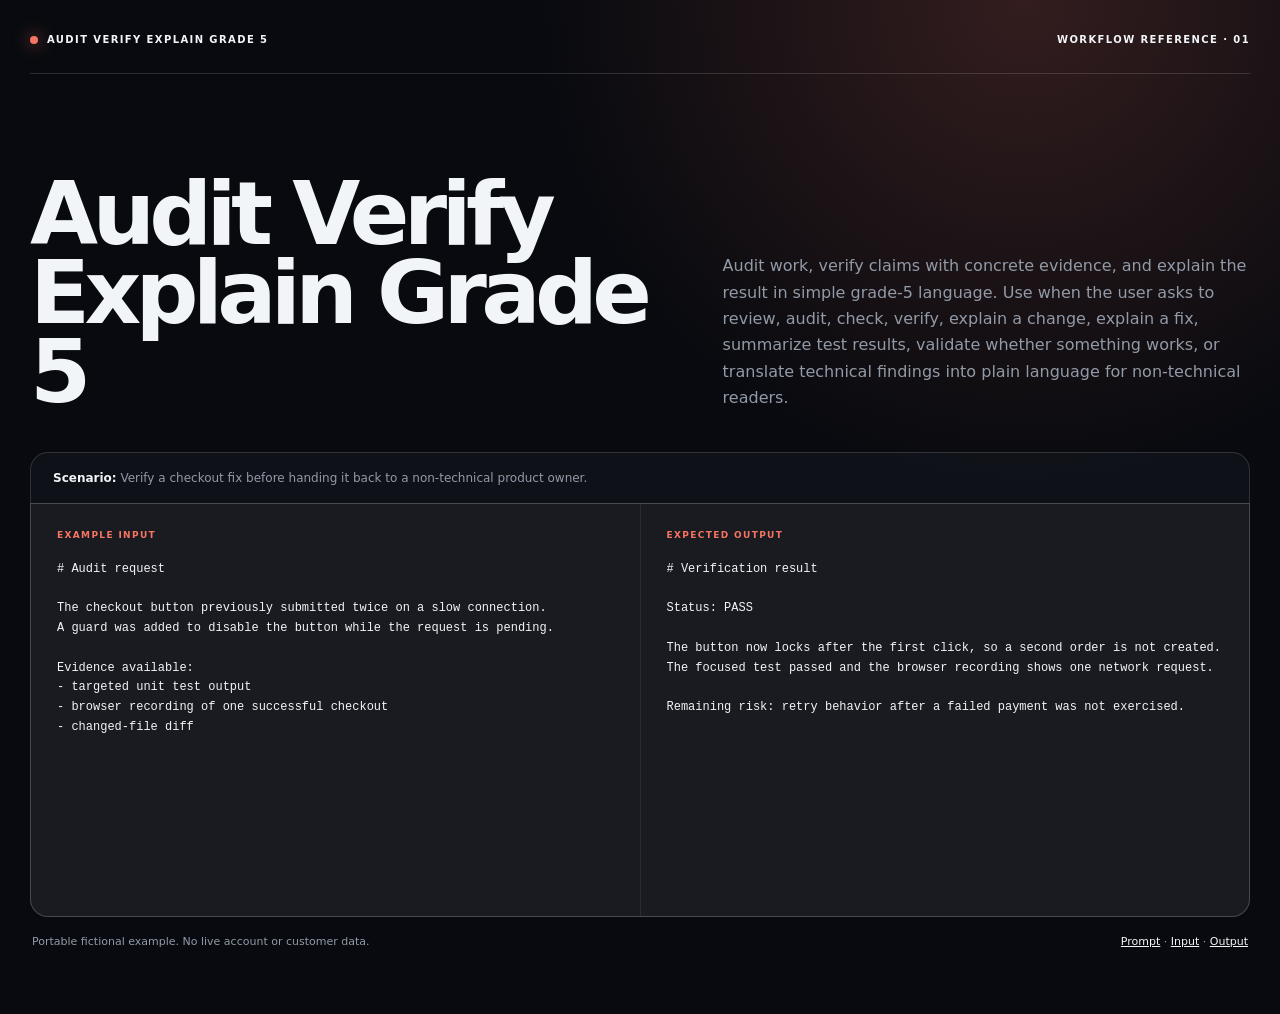
<file: .agents/skills/audit-verify-explain-grade-5/demo/index.html>
<!doctype html>
<html lang="en"><head><meta charset="utf-8"><meta name="viewport" content="width=device-width, initial-scale=1"><link rel="icon" href="data:,">
<title>Audit Verify Explain Grade 5 · Workflow Demo</title><style>:root{--bg:#080a0f;--panel:rgba(18,21,29,.72);--ink:#f2f5f7;--muted:#929aa7;--line:rgba(255,255,255,.14);--accent:hsl(7 92% 68%);font-family:Inter,ui-sans-serif,system-ui,-apple-system,BlinkMacSystemFont,"Segoe UI",sans-serif;color:var(--ink);background:var(--bg)}*{box-sizing:border-box}body{min-width:320px;margin:0;background:radial-gradient(circle at 80% 0,color-mix(in srgb,var(--accent) 18%,transparent),transparent 34%),var(--bg);color:var(--ink)}main{width:min(1220px,calc(100% - 40px));margin:auto;padding:22px 0 48px}nav{display:flex;align-items:center;justify-content:space-between;padding:12px 0 28px;border-bottom:1px solid var(--line);font-size:10px;font-weight:700;letter-spacing:.14em;text-transform:uppercase}nav span:first-child{display:flex;gap:9px;align-items:center}nav i{width:8px;height:8px;border-radius:50%;background:var(--accent);box-shadow:0 0 18px var(--accent)}header{display:grid;grid-template-columns:1.1fr .9fr;gap:48px;align-items:end;padding:clamp(52px,8vw,100px) 0 40px}h1{max-width:11ch;margin:0;font-size:clamp(46px,7vw,88px);line-height:.9;letter-spacing:-.065em}header p{max-width:52ch;margin:0;color:var(--muted);line-height:1.65}.scenario{padding:18px 22px;border:1px solid var(--line);border-bottom:0;border-radius:18px 18px 0 0;background:var(--panel);color:var(--muted);font-size:12px}.scenario b{color:var(--ink)}.handoff{display:grid;grid-template-columns:1fr 1fr;gap:1px;overflow:hidden;border:1px solid var(--line);border-radius:0 0 18px 18px;background:var(--line)}article{min-width:0;padding:26px;background:var(--panel)}article>span{display:block;margin-bottom:20px;color:var(--accent);font-size:9px;font-weight:800;letter-spacing:.15em;text-transform:uppercase}pre{min-height:330px;margin:0;overflow:auto;white-space:pre-wrap;color:var(--ink);font:12px/1.65 ui-monospace,SFMono-Regular,Menlo,monospace}.links{display:flex;justify-content:space-between;padding:18px 2px;color:var(--muted);font-size:11px}.links a{color:var(--ink)}@media(max-width:760px){header,.handoff{grid-template-columns:1fr}header{gap:24px}h1{font-size:52px}pre{min-height:0}.links{flex-direction:column;gap:10px}}</style></head>
<body><main>
<nav><span><i></i>Audit Verify Explain Grade 5</span><span>Workflow reference · 01</span></nav>
<header><h1>Audit Verify Explain Grade 5</h1><p>Audit work, verify claims with concrete evidence, and explain the result in simple grade-5 language. Use when the user asks to review, audit, check, verify, explain a change, explain a fix, summarize test results, validate whether something works, or translate technical findings into plain language for non-technical readers.</p></header>
<div class="scenario"><b>Scenario:</b> Verify a checkout fix before handing it back to a non-technical product owner.</div>
<section class="handoff" aria-label="Example input and expected output">
<article><span>Example input</span><pre># Audit request

The checkout button previously submitted twice on a slow connection.
A guard was added to disable the button while the request is pending.

Evidence available:
- targeted unit test output
- browser recording of one successful checkout
- changed-file diff</pre></article>
<article><span>Expected output</span><pre># Verification result

Status: PASS

The button now locks after the first click, so a second order is not created.
The focused test passed and the browser recording shows one network request.

Remaining risk: retry behavior after a failed payment was not exercised.</pre></article>
</section>
<footer class="links"><span>Portable fictional example. No live account or customer data.</span><span><a href="PROMPT.md">Prompt</a> · <a href="input.md">Input</a> · <a href="expected-output.md">Output</a></span></footer>
</main></body></html>
</file>
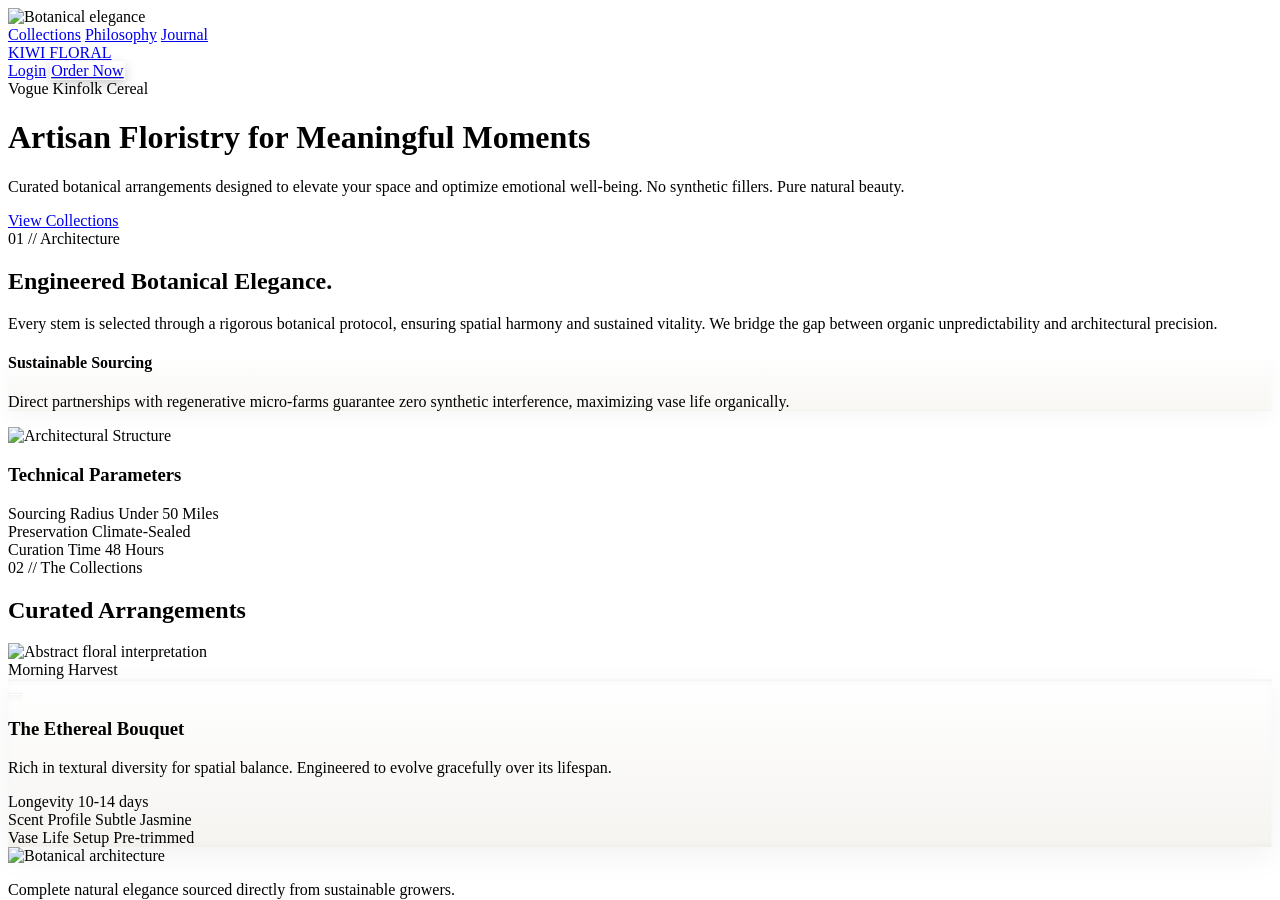
<file: .agents/skills/aura-asset-images/demo/index.html>
<!doctype html>
<html lang="en">
<head>
  <meta charset="utf-8">
  <meta name="viewport" content="width=device-width, initial-scale=1">
  <meta name="neuform-sandboxed-demo" content="1">
  <meta http-equiv="Content-Security-Policy" content="default-src 'none'; connect-src 'self'; frame-src 'self'; script-src 'unsafe-inline'; style-src 'unsafe-inline'; base-uri 'none'; form-action 'none'; object-src 'none'">
  <title>Sandboxed Neuform demo</title>
  <style>
    html, body, iframe { width: 100%; height: 100%; margin: 0; border: 0; }
    body { overflow: hidden; background: #0b0b0b; }
    iframe { display: block; background: white; }
    .error { box-sizing: border-box; min-height: 100%; padding: 32px; color: #fff; font: 16px/1.5 system-ui, sans-serif; }
  </style>
</head>
<body>
  <iframe id="neuform-demo" title="Sandboxed Neuform design demo" sandbox="allow-scripts" referrerpolicy="no-referrer"></iframe>
  <script>
    const encodedHtml = "[base64]";
    const assetFiles = ["assets/page-01-65695f80-23f9-46ee-8487-cbb6c93cc48b-3840w.webp","assets/page-02-724142aa-44a6-48d3-9cf3-761e00d05b78-1600w.jpg","assets/page-03-4734259a-bad7-422f-981e-ce01e79184f2-1600w.jpg","assets/page-04-005600e5-f6ab-4e59-bc86-eaeb02797dfa-1600w.jpg","assets/page-05-e534354d-c5f2-4399-a1d9-2f50338e8c47-1600w.jpg","assets/page-06-fb6415fd-bf4d-4ccf-8e9d-7ab445e99207-1600w.jpg"];
    const runtimeFiles = ["../../../../assets/runtime/runtime-027051effa47-gsap-min.js","../../../../assets/runtime/runtime-163ebd087cfc-iconify-icon-min.js","../../../../assets/runtime/runtime-689ca8dda44c-scrolltrigger-min.js","../../../../assets/runtime/runtime-ccc8894b3418-runtime.js"];
    const frame = document.getElementById("neuform-demo");
    const decodeBytes = (value) => Uint8Array.from(atob(value), (character) => character.charCodeAt(0));
    const decode = (value) => new TextDecoder().decode(decodeBytes(value));
    const encodeBytes = (bytes) => {
      let binary = "";
      for (let index = 0; index < bytes.length; index += 32768) {
        binary += String.fromCharCode(...bytes.subarray(index, index + 32768));
      }
      return btoa(binary);
    };
    const mediaTypes = {
      avif: "image/avif",
      gif: "image/gif",
      jpg: "image/jpeg",
      jpeg: "image/jpeg",
      mp4: "video/mp4",
      png: "image/png",
      webm: "video/webm",
      webp: "image/webp"
    };
    const loadAsset = async (file) => {
      const response = await fetch(file, { cache: "no-store", credentials: "omit", redirect: "error" });
      if (!response.ok) throw new Error("Could not load local demo asset: " + file);
      const extension = file.split(".").pop().toLowerCase();
      const contentType = mediaTypes[extension] || "application/octet-stream";
      const bytes = new Uint8Array(await response.arrayBuffer());
      return { base64: encodeBytes(bytes), contentType, file, kind: "asset" };
    };
    Promise.allSettled(assetFiles.map(loadAsset)).then((results) => {
      const runtimeSources = runtimeFiles.map((file) => new URL(file, location.href).href).join(" ");
      const source = decode(encodedHtml).replace("__NEUFORM_RUNTIME_SOURCES__", runtimeSources);
      const mediaAssets = [];
      for (const result of results) {
        if (result.status !== "fulfilled") continue;
        mediaAssets.push(result.value);
      }
      frame.addEventListener("load", () => {
        frame.contentWindow.postMessage({ type: "neuform-assets-v1", assets: mediaAssets }, "*");
      }, { once: true });
      frame.srcdoc = source;
    }).catch((error) => {
      document.body.innerHTML = '<div class="error">Unable to load this sandboxed demo.</div>';
      console.error(error);
    });
  </script>
</body>
</html>
</file>
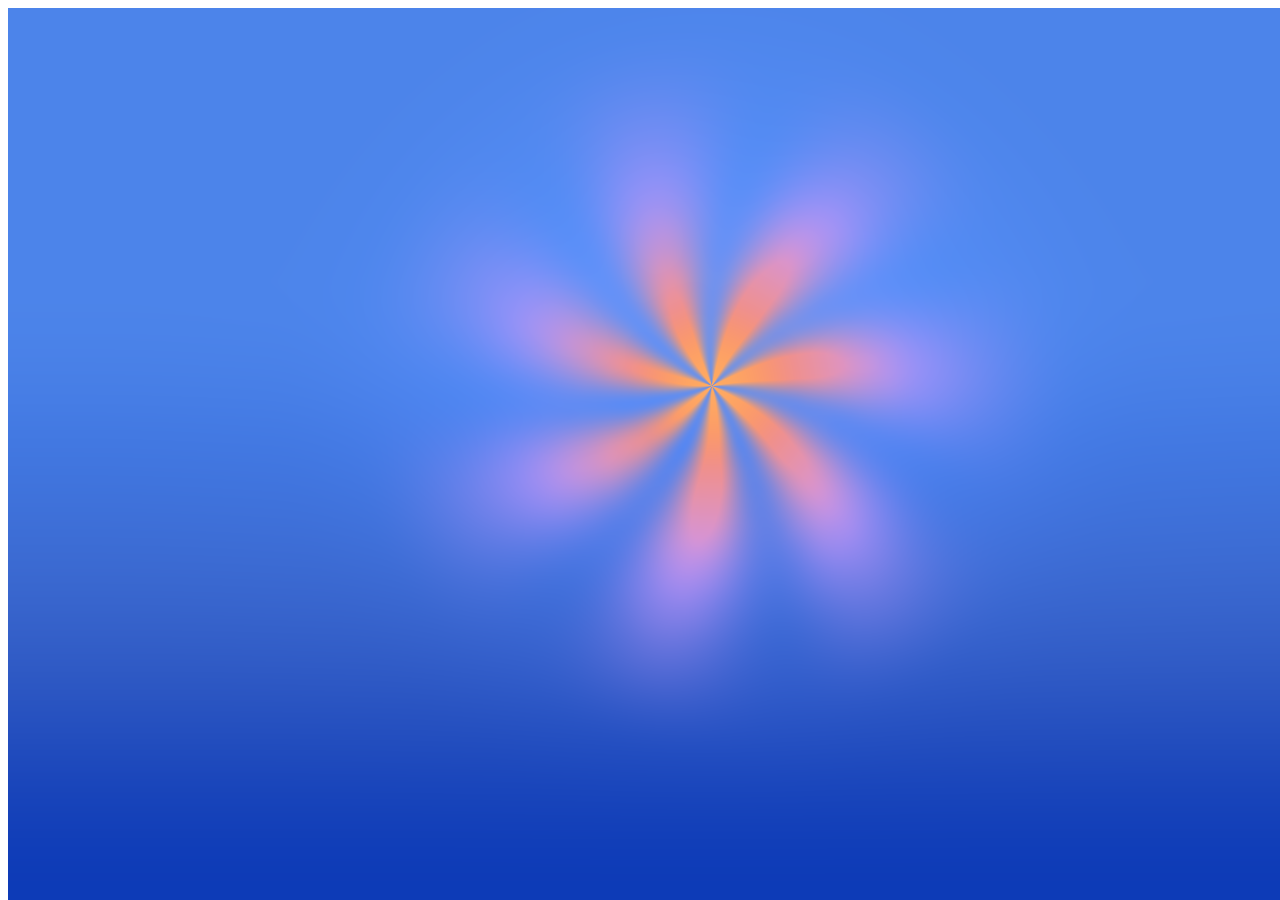
<file: .agents/skills/background-grid-webgl/demo/index.html>
<!doctype html>
<html lang="en">
<head>
  <meta charset="utf-8">
  <meta name="viewport" content="width=device-width, initial-scale=1">
  <meta name="neuform-sandboxed-demo" content="1">
  <meta http-equiv="Content-Security-Policy" content="default-src 'none'; connect-src 'self'; frame-src 'self'; script-src 'unsafe-inline'; style-src 'unsafe-inline'; base-uri 'none'; form-action 'none'; object-src 'none'">
  <title>Sandboxed Neuform demo</title>
  <style>
    html, body, iframe { width: 100%; height: 100%; margin: 0; border: 0; }
    body { overflow: hidden; background: #0b0b0b; }
    iframe { display: block; background: white; }
    .error { box-sizing: border-box; min-height: 100%; padding: 32px; color: #fff; font: 16px/1.5 system-ui, sans-serif; }
  </style>
</head>
<body>
  <iframe id="neuform-demo" title="Sandboxed Neuform design demo" sandbox="allow-scripts" referrerpolicy="no-referrer"></iframe>
  <script>
    const encodedHtml = "[base64]";
    const assetFiles = ["assets/page-01-2f563338-39fa-47ea-9761-658d4f3f84db-1600w.jpg","assets/page-02-4f5668c5-fc4a-44e0-bc5e-a664189d3c31-1600w.jpg","assets/page-03-77415a2e-dcbc-4748-a29d-fced4821881a-1600w.jpg","assets/page-04-c92852bb-a510-405a-85ab-ffa0fde136a4-1600w.jpg"];
    const runtimeFiles = ["../../../../assets/runtime/runtime-163ebd087cfc-iconify-icon-min.js","../../../../assets/runtime/runtime-ccc8894b3418-runtime.js"];
    const frame = document.getElementById("neuform-demo");
    const decodeBytes = (value) => Uint8Array.from(atob(value), (character) => character.charCodeAt(0));
    const decode = (value) => new TextDecoder().decode(decodeBytes(value));
    const encodeBytes = (bytes) => {
      let binary = "";
      for (let index = 0; index < bytes.length; index += 32768) {
        binary += String.fromCharCode(...bytes.subarray(index, index + 32768));
      }
      return btoa(binary);
    };
    const mediaTypes = {
      avif: "image/avif",
      gif: "image/gif",
      jpg: "image/jpeg",
      jpeg: "image/jpeg",
      mp4: "video/mp4",
      png: "image/png",
      webm: "video/webm",
      webp: "image/webp"
    };
    const loadAsset = async (file) => {
      const response = await fetch(file, { cache: "no-store", credentials: "omit", redirect: "error" });
      if (!response.ok) throw new Error("Could not load local demo asset: " + file);
      const extension = file.split(".").pop().toLowerCase();
      const contentType = mediaTypes[extension] || "application/octet-stream";
      const bytes = new Uint8Array(await response.arrayBuffer());
      return { base64: encodeBytes(bytes), contentType, file, kind: "asset" };
    };
    Promise.allSettled(assetFiles.map(loadAsset)).then((results) => {
      const runtimeSources = runtimeFiles.map((file) => new URL(file, location.href).href).join(" ");
      const source = decode(encodedHtml).replace("__NEUFORM_RUNTIME_SOURCES__", runtimeSources);
      const mediaAssets = [];
      for (const result of results) {
        if (result.status !== "fulfilled") continue;
        mediaAssets.push(result.value);
      }
      frame.addEventListener("load", () => {
        frame.contentWindow.postMessage({ type: "neuform-assets-v1", assets: mediaAssets }, "*");
      }, { once: true });
      frame.srcdoc = source;
    }).catch((error) => {
      document.body.innerHTML = '<div class="error">Unable to load this sandboxed demo.</div>';
      console.error(error);
    });
  </script>
</body>
</html>
</file>
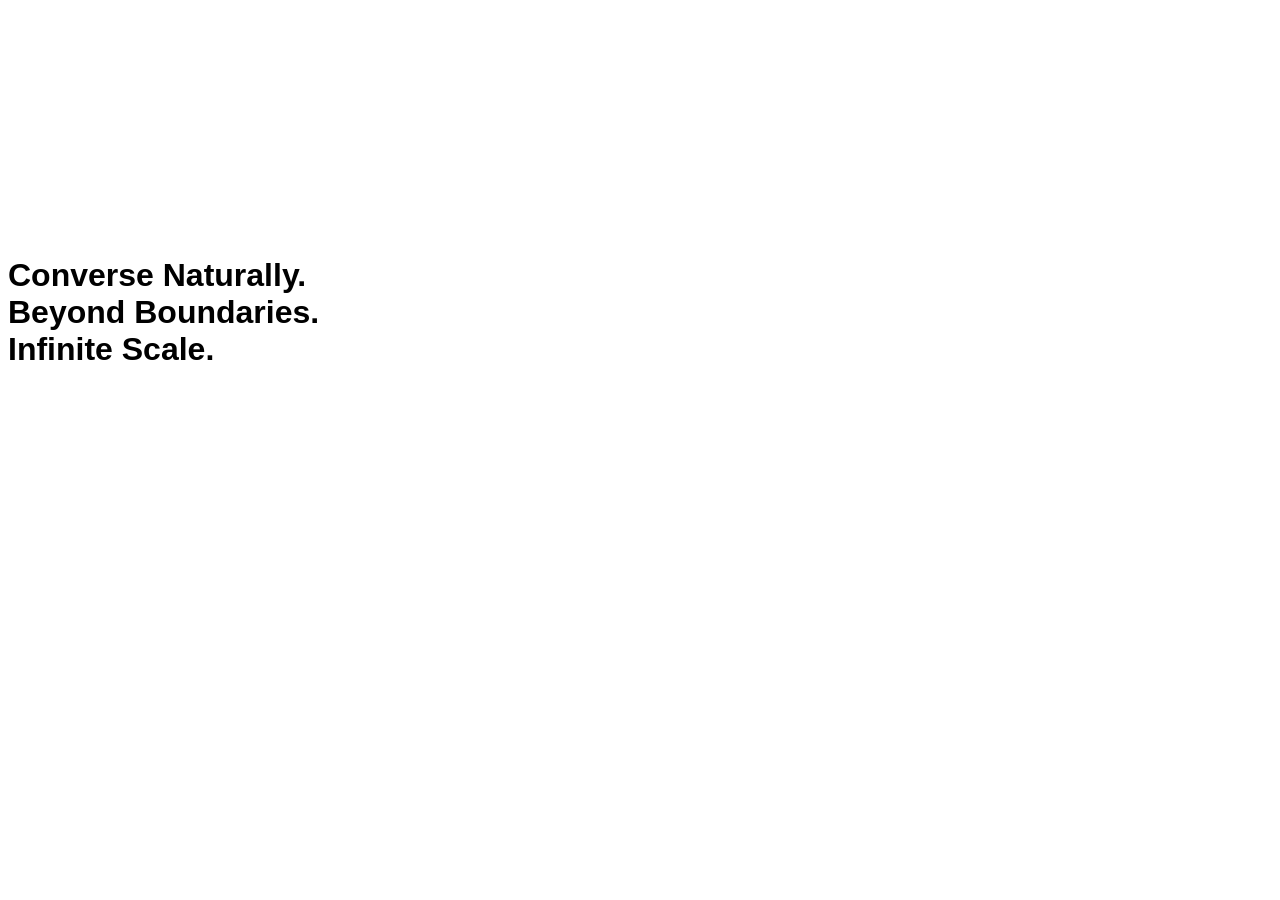
<file: .agents/skills/beautiful-shadows/demo/index.html>
<!doctype html>
<html lang="en">
<head>
  <meta charset="utf-8">
  <meta name="viewport" content="width=device-width, initial-scale=1">
  <meta name="neuform-sandboxed-demo" content="1">
  <meta http-equiv="Content-Security-Policy" content="default-src 'none'; connect-src 'self'; frame-src 'self'; script-src 'unsafe-inline'; style-src 'unsafe-inline'; base-uri 'none'; form-action 'none'; object-src 'none'">
  <title>Sandboxed Neuform demo</title>
  <style>
    html, body, iframe { width: 100%; height: 100%; margin: 0; border: 0; }
    body { overflow: hidden; background: #0b0b0b; }
    iframe { display: block; background: white; }
    .error { box-sizing: border-box; min-height: 100%; padding: 32px; color: #fff; font: 16px/1.5 system-ui, sans-serif; }
  </style>
</head>
<body>
  <iframe id="neuform-demo" title="Sandboxed Neuform design demo" sandbox="allow-scripts" referrerpolicy="no-referrer"></iframe>
  <script>
    const encodedHtml = "[base64]/[base64]";
    const assetFiles = [];
    const runtimeFiles = ["../../../../assets/runtime/runtime-027051effa47-gsap-min.js","../../../../assets/runtime/runtime-163ebd087cfc-iconify-icon-min.js","../../../../assets/runtime/runtime-25023b521d77-three-min.js","../../../../assets/runtime/runtime-689ca8dda44c-scrolltrigger-min.js","../../../../assets/runtime/runtime-ccc8894b3418-runtime.js"];
    const frame = document.getElementById("neuform-demo");
    const decodeBytes = (value) => Uint8Array.from(atob(value), (character) => character.charCodeAt(0));
    const decode = (value) => new TextDecoder().decode(decodeBytes(value));
    const encodeBytes = (bytes) => {
      let binary = "";
      for (let index = 0; index < bytes.length; index += 32768) {
        binary += String.fromCharCode(...bytes.subarray(index, index + 32768));
      }
      return btoa(binary);
    };
    const mediaTypes = {
      avif: "image/avif",
      gif: "image/gif",
      jpg: "image/jpeg",
      jpeg: "image/jpeg",
      mp4: "video/mp4",
      png: "image/png",
      webm: "video/webm",
      webp: "image/webp"
    };
    const loadAsset = async (file) => {
      const response = await fetch(file, { cache: "no-store", credentials: "omit", redirect: "error" });
      if (!response.ok) throw new Error("Could not load local demo asset: " + file);
      const extension = file.split(".").pop().toLowerCase();
      const contentType = mediaTypes[extension] || "application/octet-stream";
      const bytes = new Uint8Array(await response.arrayBuffer());
      return { base64: encodeBytes(bytes), contentType, file, kind: "asset" };
    };
    Promise.allSettled(assetFiles.map(loadAsset)).then((results) => {
      const runtimeSources = runtimeFiles.map((file) => new URL(file, location.href).href).join(" ");
      const source = decode(encodedHtml).replace("__NEUFORM_RUNTIME_SOURCES__", runtimeSources);
      const mediaAssets = [];
      for (const result of results) {
        if (result.status !== "fulfilled") continue;
        mediaAssets.push(result.value);
      }
      frame.addEventListener("load", () => {
        frame.contentWindow.postMessage({ type: "neuform-assets-v1", assets: mediaAssets }, "*");
      }, { once: true });
      frame.srcdoc = source;
    }).catch((error) => {
      document.body.innerHTML = '<div class="error">Unable to load this sandboxed demo.</div>';
      console.error(error);
    });
  </script>
</body>
</html>
</file>
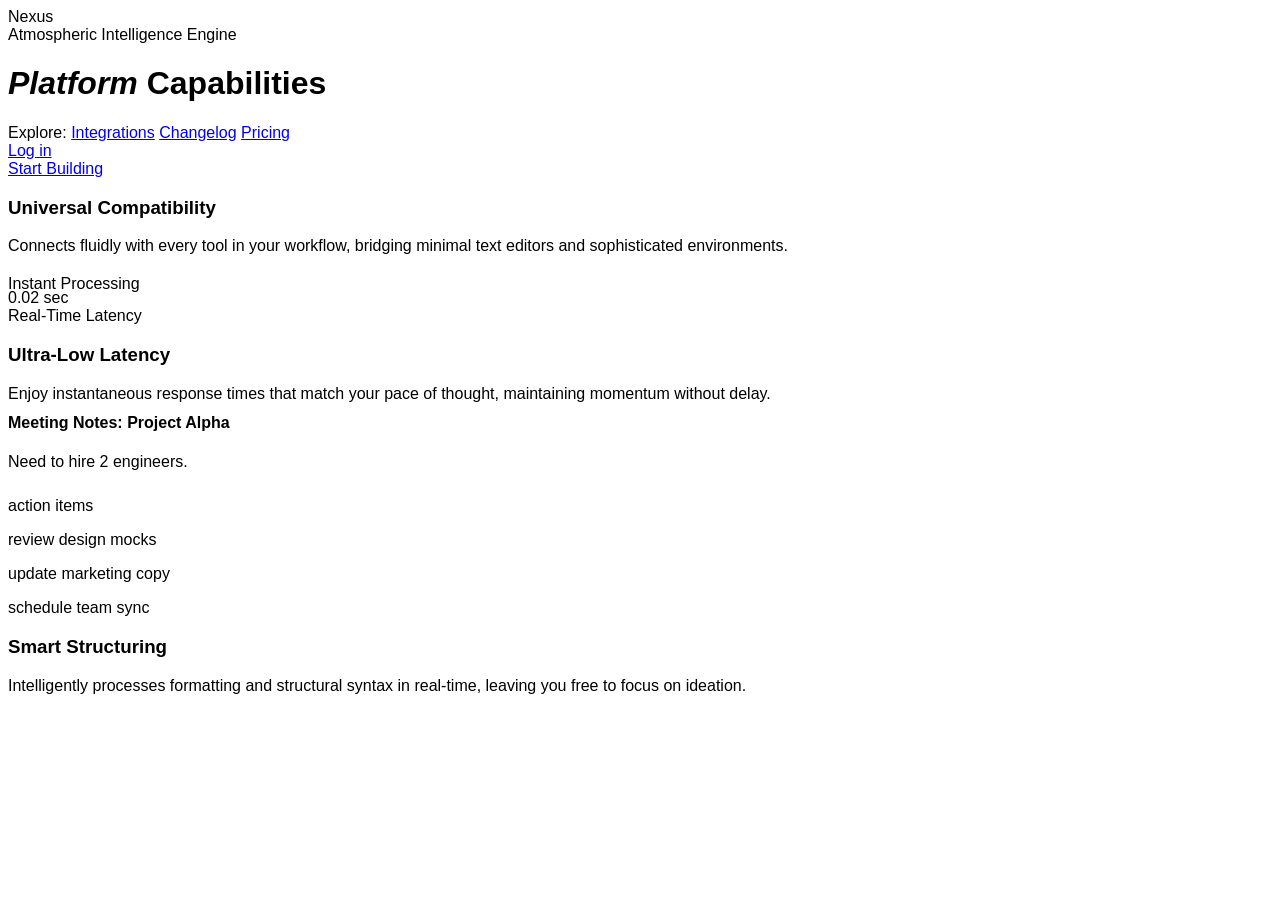
<file: .agents/skills/blue-cloudy-clean-modern/demo/index.html>
<!doctype html>
<html lang="en">
<head>
  <meta charset="utf-8">
  <meta name="viewport" content="width=device-width, initial-scale=1">
  <meta name="neuform-sandboxed-demo" content="1">
  <meta http-equiv="Content-Security-Policy" content="default-src 'none'; connect-src 'self'; frame-src 'self'; script-src 'unsafe-inline'; style-src 'unsafe-inline'; base-uri 'none'; form-action 'none'; object-src 'none'">
  <title>Sandboxed Neuform demo</title>
  <style>
    html, body, iframe { width: 100%; height: 100%; margin: 0; border: 0; }
    body { overflow: hidden; background: #0b0b0b; }
    iframe { display: block; background: white; }
    .error { box-sizing: border-box; min-height: 100%; padding: 32px; color: #fff; font: 16px/1.5 system-ui, sans-serif; }
  </style>
</head>
<body>
  <iframe id="neuform-demo" title="Sandboxed Neuform design demo" sandbox="allow-scripts" referrerpolicy="no-referrer"></iframe>
  <script>
    const encodedHtml = "[base64]/[base64]";
    const assetFiles = [];
    const runtimeFiles = ["../../../../assets/runtime/runtime-163ebd087cfc-iconify-icon-min.js","../../../../assets/runtime/runtime-ccc8894b3418-runtime.js"];
    const frame = document.getElementById("neuform-demo");
    const decodeBytes = (value) => Uint8Array.from(atob(value), (character) => character.charCodeAt(0));
    const decode = (value) => new TextDecoder().decode(decodeBytes(value));
    const encodeBytes = (bytes) => {
      let binary = "";
      for (let index = 0; index < bytes.length; index += 32768) {
        binary += String.fromCharCode(...bytes.subarray(index, index + 32768));
      }
      return btoa(binary);
    };
    const mediaTypes = {
      avif: "image/avif",
      gif: "image/gif",
      jpg: "image/jpeg",
      jpeg: "image/jpeg",
      mp4: "video/mp4",
      png: "image/png",
      webm: "video/webm",
      webp: "image/webp"
    };
    const loadAsset = async (file) => {
      const response = await fetch(file, { cache: "no-store", credentials: "omit", redirect: "error" });
      if (!response.ok) throw new Error("Could not load local demo asset: " + file);
      const extension = file.split(".").pop().toLowerCase();
      const contentType = mediaTypes[extension] || "application/octet-stream";
      const bytes = new Uint8Array(await response.arrayBuffer());
      return { base64: encodeBytes(bytes), contentType, file, kind: "asset" };
    };
    Promise.allSettled(assetFiles.map(loadAsset)).then((results) => {
      const runtimeSources = runtimeFiles.map((file) => new URL(file, location.href).href).join(" ");
      const source = decode(encodedHtml).replace("__NEUFORM_RUNTIME_SOURCES__", runtimeSources);
      const mediaAssets = [];
      for (const result of results) {
        if (result.status !== "fulfilled") continue;
        mediaAssets.push(result.value);
      }
      frame.addEventListener("load", () => {
        frame.contentWindow.postMessage({ type: "neuform-assets-v1", assets: mediaAssets }, "*");
      }, { once: true });
      frame.srcdoc = source;
    }).catch((error) => {
      document.body.innerHTML = '<div class="error">Unable to load this sandboxed demo.</div>';
      console.error(error);
    });
  </script>
</body>
</html>
</file>
<file: site/assets/css/style.css>
/* Berdinazi & Mezenga — página única. Tema escuro, Fraunces + DM Sans. Site estático, sem build.
   Encaixes: #hero-media (vídeo de fundo), #abertura-slot (animação de abertura), .logo-slot (logo). */
:root {
  --deep: #14110a;
  --panel: #1d1911;
  --panel-2: #2a2417;
  --ink: #f7eddb;
  --soft: #d9ccb2;
  --muted: #a99d85;
  --gold: #efb04a;
  --clay: #d4703c;
  --moss: #8fb56a;
  --line: rgba(247, 237, 219, 0.18);
  --f-display: "Fraunces", Georgia, "Times New Roman", serif;
  --f-body: "DM Sans", system-ui, -apple-system, "Segoe UI", sans-serif;
  --gutter: clamp(1rem, 4vw, 3rem);
  --header-h: 3.8rem;
  --ease: cubic-bezier(.2, .7, .2, 1);
  color-scheme: dark;
}
* { box-sizing: border-box; }
html { background: var(--deep); scroll-behavior: smooth; -webkit-text-size-adjust: 100%; }
body { margin: 0; background: var(--deep); color: var(--ink); font-family: var(--f-body); font-size: 1rem; line-height: 1.6; overflow-x: hidden; }
img, svg { max-width: 100%; display: block; }
a { color: var(--gold); text-underline-offset: 3px; }
a:hover { color: var(--ink); }
:focus-visible { outline: 2px solid var(--gold); outline-offset: 3px; }
.skip { position: absolute; left: -9999px; top: 0; background: var(--gold); color: #1b1405; padding: .6rem 1rem; z-index: 100; }
.skip:focus { left: 0; }
.wrap { width: 100%; max-width: 70rem; margin-inline: auto; padding-inline: var(--gutter); }
section[id] { scroll-margin-top: calc(var(--header-h) + .6rem); }

/* tipografia */
h1, h2, h3, h4 { font-family: var(--f-display); font-weight: 700; line-height: 1.08; margin: 0 0 .8rem; text-wrap: balance; }
h1 { font-size: clamp(2.4rem, 7vw, 4.8rem); }
h2 { font-size: clamp(1.8rem, 4.4vw, 2.9rem); }
h3 { font-size: 1.22rem; line-height: 1.2; }
.accent { font-style: italic; font-weight: 500; color: var(--gold); }
.eyebrow { font-size: .74rem; letter-spacing: .16em; text-transform: uppercase; color: var(--gold); font-weight: 600; margin: 0 0 .75rem; }
.lead { font-size: clamp(1.02rem, 1.6vw, 1.2rem); color: var(--soft); margin: 0 0 1rem; max-width: 42rem; }
p { margin: 0 0 1rem; }
.muted { color: var(--muted); }
.small { font-size: .85rem; }
.dag { color: var(--clay); font-weight: 700; }
.ver { color: var(--moss); font-weight: 700; }

/* progresso e cabeçalho */
.progress { position: fixed; top: 0; left: 0; right: 0; height: 2px; z-index: 40; background: transparent; }
.progress i { display: block; height: 100%; background: var(--gold); transform-origin: 0 50%; transform: scaleX(0); }
.site-header { position: fixed; inset: 0 0 auto 0; z-index: 30; padding-top: env(safe-area-inset-top, 0px); background: linear-gradient(rgba(10,7,3,.8), rgba(10,7,3,0)); transition: background .3s, border-color .3s; border-bottom: 1px solid transparent; }
.site-header.solid { background: rgba(20, 17, 10, .95); backdrop-filter: blur(10px); -webkit-backdrop-filter: blur(10px); border-bottom-color: var(--line); }
.header-in { display: flex; align-items: center; justify-content: space-between; gap: 1rem; height: var(--header-h); }
.brand { display: inline-flex; align-items: center; gap: .5rem; font-family: var(--f-display); font-weight: 700; font-size: 1.05rem; color: var(--ink); text-decoration: none; text-shadow: 0 1px 12px rgba(0,0,0,.5); white-space: nowrap; }
.brand i { color: var(--gold); font-weight: 500; font-style: italic; }
.logo-slot:empty { display: none; }
.logo-slot { display: inline-block; height: 1.9rem; min-width: 1.9rem; }
.nav { display: flex; gap: .95rem; align-items: center; flex-wrap: wrap; justify-content: flex-end; }
.nav a { color: var(--soft); text-decoration: none; font-size: .82rem; letter-spacing: .02em; padding-block: .3rem; border-bottom: 1px solid transparent; }
.nav a:hover, .nav a.on { color: var(--ink); border-bottom-color: var(--gold); }
.nav-toggle { display: none; background: none; border: 1px solid var(--line); color: var(--ink); width: 2.6rem; height: 2.6rem; border-radius: 3px; cursor: pointer; }
.nav-toggle span { display: block; width: 1.1rem; height: 2px; background: var(--ink); margin: .22rem auto; transition: transform .25s, opacity .25s; }
.nav-open .nav-toggle span:nth-child(1) { transform: translateY(.46rem) rotate(45deg); }
.nav-open .nav-toggle span:nth-child(2) { opacity: 0; }
.nav-open .nav-toggle span:nth-child(3) { transform: translateY(-.46rem) rotate(-45deg); }
@media (max-width: 74rem) {
  .nav-toggle { display: block; }
  .nav { position: fixed; inset: calc(var(--header-h) + env(safe-area-inset-top, 0px)) 0 0 0; background: var(--deep); flex-direction: column; align-items: flex-start; flex-wrap: nowrap; gap: 0; padding: 1rem var(--gutter) 2rem; transform: translateY(-110%); visibility: hidden; overflow-y: auto; transition: transform .35s var(--ease), visibility .35s; }
  .nav-open .nav { transform: none; visibility: visible; }
  .nav a { width: 100%; padding: 1rem 0; font-size: 1.05rem; border-bottom: 1px solid var(--line); }
  .site-header.solid, .nav-open .site-header { background: var(--deep); backdrop-filter: none; -webkit-backdrop-filter: none; }
  body.nav-open { overflow: hidden; }
}

/* botões e blocos */
.btn { display: inline-flex; align-items: center; gap: .6rem; font: inherit; font-weight: 600; font-size: .95rem; color: #1b1405; background: var(--gold); border: 1px solid var(--gold); border-radius: 3px; padding: .85rem 1.3rem; cursor: pointer; text-decoration: none; transition: filter .2s, transform .2s, color .2s; }
.btn:hover { color: #1b1405; filter: brightness(1.08); transform: translateY(-1px); }
.btn.ghost { background: transparent; color: var(--ink); border-color: var(--line); }
.btn.ghost:hover { color: var(--ink); border-color: var(--gold); }
.btn.small { padding: .5rem .8rem; font-size: .82rem; }
.hero-cta { display: flex; flex-wrap: wrap; gap: .7rem; margin-top: 1.4rem; }
section.block { padding-block: clamp(3rem, 7vw, 5rem); border-top: 1px solid var(--line); }
.panelbox { background: var(--panel); border: 1px solid var(--line); padding: 1.2rem 1.3rem; min-width: 0; }
.note { border: 1px solid var(--line); border-left: 3px solid var(--clay); background: var(--panel); padding: .8rem 1rem; color: var(--soft); font-size: .92rem; margin: 1.2rem 0; }
.note.gold { border-left-color: var(--gold); }
.note.moss { border-left-color: var(--moss); }
.grid { display: grid; gap: 1rem; }
.g2 { grid-template-columns: repeat(auto-fit, minmax(min(100%, 19rem), 1fr)); }
.g3 { grid-template-columns: repeat(auto-fit, minmax(min(100%, 16rem), 1fr)); }
.card { background: var(--panel); border: 1px solid var(--line); padding: 1.2rem 1.3rem; display: flex; flex-direction: column; gap: .5rem; min-width: 0; }
.card h3 { color: var(--ink); margin: 0; }
.card .tag { font-size: .72rem; letter-spacing: .12em; text-transform: uppercase; color: var(--gold); font-weight: 600; }
.card p { color: var(--soft); font-size: .95rem; margin: 0; }
.card.hl { border-color: var(--gold); }

/* revelação na rolagem (sem layout shift: só opacidade e deslocamento) */
.rv { opacity: 0; transform: translateY(22px); transition: opacity .9s var(--ease), transform .9s var(--ease); }
.rv.in { opacity: 1; transform: none; }
.words .w { display: inline-block; opacity: 0; transform: translateY(.35em); transition: opacity .7s var(--ease), transform .7s var(--ease); transition-delay: calc(var(--i, 0) * 45ms); }
.words.in .w { opacity: 1; transform: none; }
.rm .rv, .rm .words .w { opacity: 1; transform: none; transition: none; }
@media (prefers-reduced-motion: reduce) {
  html { scroll-behavior: auto; }
  .rv, .words .w { opacity: 1; transform: none; transition: none; }
  .hint i { animation: none; }
}

/* abertura */
.hero { position: relative; height: 100vh; height: 100svh; min-height: 36rem; overflow: hidden; display: flex; align-items: flex-end; background: radial-gradient(ellipse 80% 70% at 70% 30%, #4a3416 0%, #22190c 45%, var(--deep) 100%); }
.hero-media { position: absolute; inset: 0; }
.hero-media video, .hero-media img { width: 100%; height: 100%; object-fit: cover; }
.hero-slot-abertura { position: absolute; inset: 0; z-index: 1; pointer-events: none; }
.scrim { position: absolute; inset: 0; pointer-events: none; background: linear-gradient(to top, rgba(16,12,6,.92) 0%, rgba(16,12,6,.5) 40%, rgba(16,12,6,0) 70%), radial-gradient(ellipse 90% 80% at 50% 40%, transparent 55%, rgba(10,7,3,.45) 100%); }
.hero-in { position: relative; z-index: 2; padding-bottom: clamp(2.5rem, 9vh, 5rem); }
.hero h1, .hero .lead { text-shadow: 0 2px 22px rgba(0,0,0,.6); }
.hero .lead { color: var(--ink); }
.hint { margin-top: 1.8rem; display: inline-flex; align-items: center; gap: .7rem; font-size: .74rem; letter-spacing: .14em; text-transform: uppercase; color: var(--soft); text-decoration: none; }
.hint i { display: block; width: 1px; height: 2rem; background: linear-gradient(var(--gold), transparent); animation: drip 2.2s ease-in-out infinite; transform-origin: top; }
@keyframes drip { 0%, 100% { transform: scaleY(.35); } 50% { transform: scaleY(1); } }

/* tese e cards de apoio */
.pair { display: grid; grid-template-columns: repeat(auto-fit, minmax(min(100%, 16rem), 1fr)); gap: 1rem; margin-top: 1.4rem; }
.stat-row { display: grid; grid-template-columns: repeat(auto-fit, minmax(10rem, 1fr)); gap: 1rem; margin: 1.4rem 0; padding-top: 1.2rem; border-top: 1px solid var(--line); }
.stat-row b { display: block; font-family: var(--f-display); font-size: 2.1rem; line-height: 1.05; color: var(--gold); font-variant-numeric: tabular-nums; }
.stat-row span { font-size: .85rem; color: var(--soft); }

/* seletor de raça */
.seg { display: flex; flex-wrap: wrap; gap: .5rem; margin: 1rem 0; }
.seg button { font: inherit; font-size: .92rem; color: var(--soft); background: var(--panel); border: 1px solid var(--line); padding: .6rem 1rem; cursor: pointer; border-radius: 3px; }
.seg button[aria-pressed="true"] { color: var(--ink); border-color: var(--gold); background: var(--panel-2); box-shadow: inset 0 -2px 0 var(--gold); }
.breed-text { border-left: 3px solid var(--gold); padding: .8rem 1rem; background: var(--panel); color: var(--soft); min-height: 6rem; }
.breed-text b { color: var(--ink); }

/* formulário */
.field { display: grid; gap: .3rem; font-size: .78rem; letter-spacing: .05em; text-transform: uppercase; color: var(--soft); font-weight: 600; }
.field input, .field select { font: inherit; font-size: 1rem; letter-spacing: 0; text-transform: none; color: var(--ink); background: #2a2417; border: 1px solid var(--line); border-radius: 3px; padding: .65rem .75rem; min-width: 0; width: 100%; }
.field select option { color: #14110a; }
.field .hint-txt { font-size: .78rem; letter-spacing: 0; text-transform: none; color: var(--muted); font-weight: 400; }
fieldset { border: 1px solid var(--line); padding: .8rem 1rem 1rem; margin: 0; min-width: 0; }
legend { padding-inline: .4rem; font-size: .78rem; letter-spacing: .08em; text-transform: uppercase; color: var(--gold); font-weight: 600; }
.radios { display: grid; gap: .5rem; }
.radios label { display: flex; gap: .6rem; align-items: flex-start; color: var(--soft); font-size: .95rem; cursor: pointer; }
.radios input { accent-color: var(--gold); margin-top: .3rem; }
input[type=range] { width: 100%; accent-color: var(--gold); }
output { color: var(--gold); font-variant-numeric: tabular-nums; }
.actions { display: flex; flex-wrap: wrap; gap: .6rem; }

/* simulador */
.sim { display: grid; grid-template-columns: minmax(0, 21rem) minmax(0, 1fr); gap: 1.6rem; margin-top: 1.4rem; align-items: start; }
.ctl { background: var(--panel); border: 1px solid var(--line); padding: 1.1rem; display: grid; gap: .95rem; align-content: start; }
.ctl .row { display: flex; justify-content: space-between; gap: .6rem; }
.out { display: grid; gap: 1rem; min-width: 0; }
.kpis { display: grid; grid-template-columns: repeat(auto-fit, minmax(9.5rem, 1fr)); gap: .8rem; }
.kpi { border: 1px solid var(--line); background: var(--panel); padding: .8rem .9rem; min-width: 0; }
.kpi b { display: block; font-family: var(--f-display); font-size: 1.6rem; line-height: 1.1; font-variant-numeric: tabular-nums; }
.kpi span { font-size: .8rem; color: var(--muted); }
.k-gold b { color: var(--gold); } .k-clay b { color: var(--clay); } .k-moss b { color: var(--moss); } .k-ink b { color: var(--ink); }
.read { border-left: 3px solid var(--gold); padding: .7rem 1rem; background: var(--panel); color: var(--soft); font-size: .95rem; }
.read b { color: var(--ink); }
.chip { display: inline-block; font-size: .72rem; letter-spacing: .1em; text-transform: uppercase; font-weight: 700; padding: .25rem .6rem; border-radius: 2px; }
.chip.ok { background: rgba(143,181,106,.18); color: var(--moss); border: 1px solid var(--moss); }
.chip.warn { background: rgba(239,176,74,.15); color: var(--gold); border: 1px solid var(--gold); }
.chip.bad { background: rgba(212,112,60,.18); color: var(--clay); border: 1px solid var(--clay); }

/* tabelas */
.tablewrap { overflow-x: auto; border: 1px solid var(--line); margin: 1rem 0; }
table { width: 100%; border-collapse: collapse; font-size: .9rem; }
th { text-align: left; background: var(--panel-2); color: var(--soft); font-size: .72rem; letter-spacing: .1em; text-transform: uppercase; padding: .7rem .8rem; white-space: nowrap; }
td { padding: .7rem .8rem; border-top: 1px solid var(--line); vertical-align: top; color: var(--soft); }
td b, td strong { color: var(--ink); }
td.num, th.num { text-align: right; font-variant-numeric: tabular-nums; white-space: nowrap; }
td.w-c { color: var(--moss); font-weight: 600; } td.w-h { color: var(--clay); font-weight: 600; } td.w-t { color: var(--gold); font-weight: 600; }

/* gráficos */
.chart { border: 1px solid var(--line); background: var(--panel); padding: .6rem; min-width: 0; }
.chart svg { width: 100%; height: auto; display: block; }
.chart text { fill: var(--muted); font-size: 12px; font-family: var(--f-body); }
@media (max-width: 640px) { .chart text { font-size: 21px; } }
.chart .ax { stroke: var(--line); stroke-width: 1; }
.chart .grid-l { stroke: rgba(247,237,219,.08); stroke-width: 1; }
.chart .lbl { fill: var(--soft); }
.ln { fill: none; stroke-width: 3; stroke-linejoin: round; stroke-linecap: round; }
.ln.clay { stroke: var(--clay); } .ln.gold { stroke: var(--gold); } .ln.moss { stroke: var(--moss); } .ln.ink { stroke: var(--ink); }
.ln.dash { stroke-dasharray: .035 .03; stroke-width: 2; } /* em fração do caminho (pathLength=1) */
.play .ln:not(.dash) { animation: draw 1.6s var(--ease) both; }
@keyframes draw { from { stroke-dashoffset: 1; } to { stroke-dashoffset: 0; } }
.play .bar-r { animation: grow 1s var(--ease) both; transform-box: fill-box; transform-origin: bottom; }
@keyframes grow { from { transform: scaleY(0); } to { transform: scaleY(1); } }
.rm .play .ln, .rm .play .bar-r { animation: none; }
.legend { display: flex; flex-wrap: wrap; gap: .4rem 1.2rem; font-size: .82rem; color: var(--soft); padding: .4rem .4rem 0; }
.legend i { display: inline-block; width: .9rem; height: 3px; vertical-align: middle; margin-right: .4rem; }
.chart-grid { display: grid; gap: 1.2rem; margin-top: 1.4rem; }
.chart-grid > .chart-cap { color: var(--soft); font-size: .92rem; margin: 0 0 .4rem; }
.sticky-track { position: relative; height: 300vh; }
.sticky-stage { position: sticky; top: calc(var(--header-h) + .5rem); height: calc(100vh - var(--header-h) - 1rem); height: calc(100svh - var(--header-h) - 1rem); display: flex; flex-direction: column; justify-content: center; gap: .8rem; }
.year-read { font-size: .95rem; color: var(--soft); }
.year-read b { color: var(--ink); font-variant-numeric: tabular-nums; }
.rm .sticky-track { height: auto; }
.rm .sticky-stage { position: static; height: auto; }

/* placar, lacunas, debate */
.qa { background: var(--panel); border: 1px solid var(--line); padding: .8rem 1rem; margin: .6rem 0; }
.qa summary { cursor: pointer; color: var(--ink); font-weight: 600; list-style-position: outside; }
.qa[open] summary { color: var(--gold); }
.qa p { margin: .6rem 0 0; color: var(--soft); }
.script { border-left: 3px solid var(--gold); background: var(--panel); padding: 1rem 1.2rem; color: var(--soft); }
.script b { color: var(--gold); letter-spacing: .08em; text-transform: uppercase; font-size: .74rem; display: block; margin-bottom: .4rem; }
.concede { list-style: none; padding: 0; margin: .4rem 0; }
.concede li { padding: .45rem 0 .45rem 1.3rem; position: relative; color: var(--soft); border-top: 1px solid var(--line); }
.concede li::before { content: "–"; position: absolute; left: 0; color: var(--gold); }

/* proposta */
.timeline { list-style: none; margin: 1.5rem 0; padding: 0; display: grid; gap: 0; border-left: 1px solid var(--line); }
.timeline li { position: relative; padding: 0 0 1.4rem 1.6rem; }
.timeline li::before { content: ""; position: absolute; left: -.42rem; top: .45rem; width: .8rem; height: .8rem; background: var(--gold); border-radius: 50%; }
.timeline h3 { margin-bottom: .2rem; }
.timeline .when { font-size: .74rem; letter-spacing: .12em; text-transform: uppercase; color: var(--gold); font-weight: 600; }

/* diagnóstico */
.diag { display: grid; grid-template-columns: minmax(0, 23rem) minmax(0, 1fr); gap: 1.6rem; align-items: start; margin-top: 1.4rem; }
.diag form { display: grid; gap: 1rem; background: var(--panel); border: 1px solid var(--line); padding: 1.2rem; }
.result { display: grid; gap: 1rem; min-width: 0; scroll-margin-top: calc(var(--header-h) + .6rem); }
.result h3 { margin-bottom: .4rem; }
.result ul { margin: .3rem 0 0 1.1rem; padding: 0; color: var(--soft); }
.result li { margin-bottom: .3rem; }
@media (max-width: 900px) { .diag { grid-template-columns: minmax(0, 1fr); } }

/* fontes e rodapé */
.src-group { margin: 1.2rem 0 .4rem; color: var(--gold); font-size: .78rem; letter-spacing: .12em; text-transform: uppercase; font-weight: 600; }
.src { border-top: 1px solid var(--line); padding: .6rem 0; font-size: .92rem; color: var(--soft); }
.src .tagc { font-size: .7rem; letter-spacing: .1em; text-transform: uppercase; color: var(--muted); }
.site-footer { border-top: 1px solid var(--line); padding-block: 2rem 3rem; font-size: .85rem; color: var(--muted); }
.site-footer .foot-nav { display: flex; flex-wrap: wrap; gap: .6rem 1.2rem; margin-block: 1rem; }
.site-footer a { color: var(--soft); text-decoration: none; }
.site-footer a:hover { color: var(--gold); }
.site-footer p { margin: 0 0 .4rem; max-width: 46rem; }

/* faixa final */
.band { border-block: 1px solid var(--line); background: var(--panel); padding-block: clamp(2.2rem, 5vw, 3.6rem); }
.band .wrap { display: flex; flex-wrap: wrap; gap: 1.4rem 2rem; align-items: center; justify-content: space-between; }
.band h2 { margin: 0; max-width: 34rem; }

@media (max-width: 800px) { .sim { grid-template-columns: minmax(0, 1fr); } }
@media print { .site-header, .site-footer, .actions, .progress, .diag form, .nav-toggle { display: none !important; } body { background: #fff; color: #000; } .panelbox, .card, .kpi { border-color: #999; background: #fff; } * { color: #000 !important; } .sticky-track { height: auto; } .sticky-stage { position: static; height: auto; } .rv, .words .w { opacity: 1; transform: none; } }
</file>
